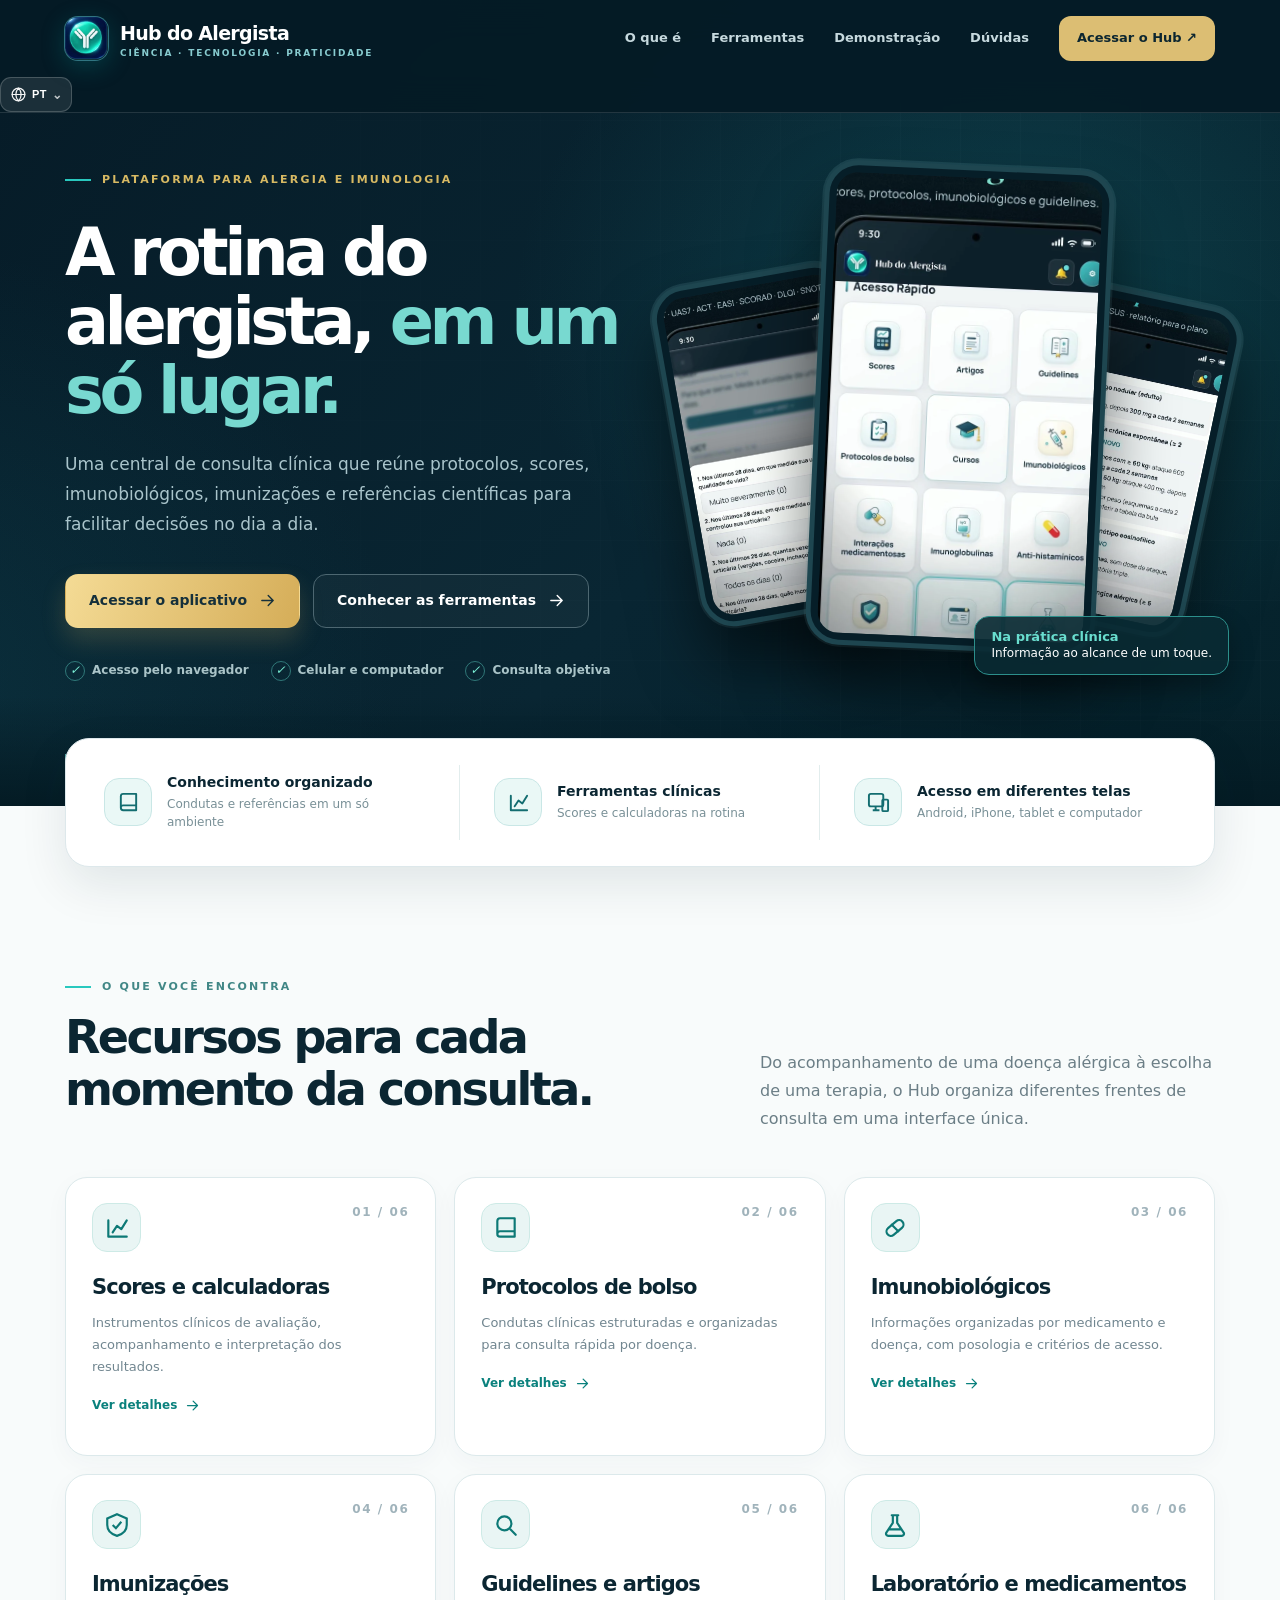
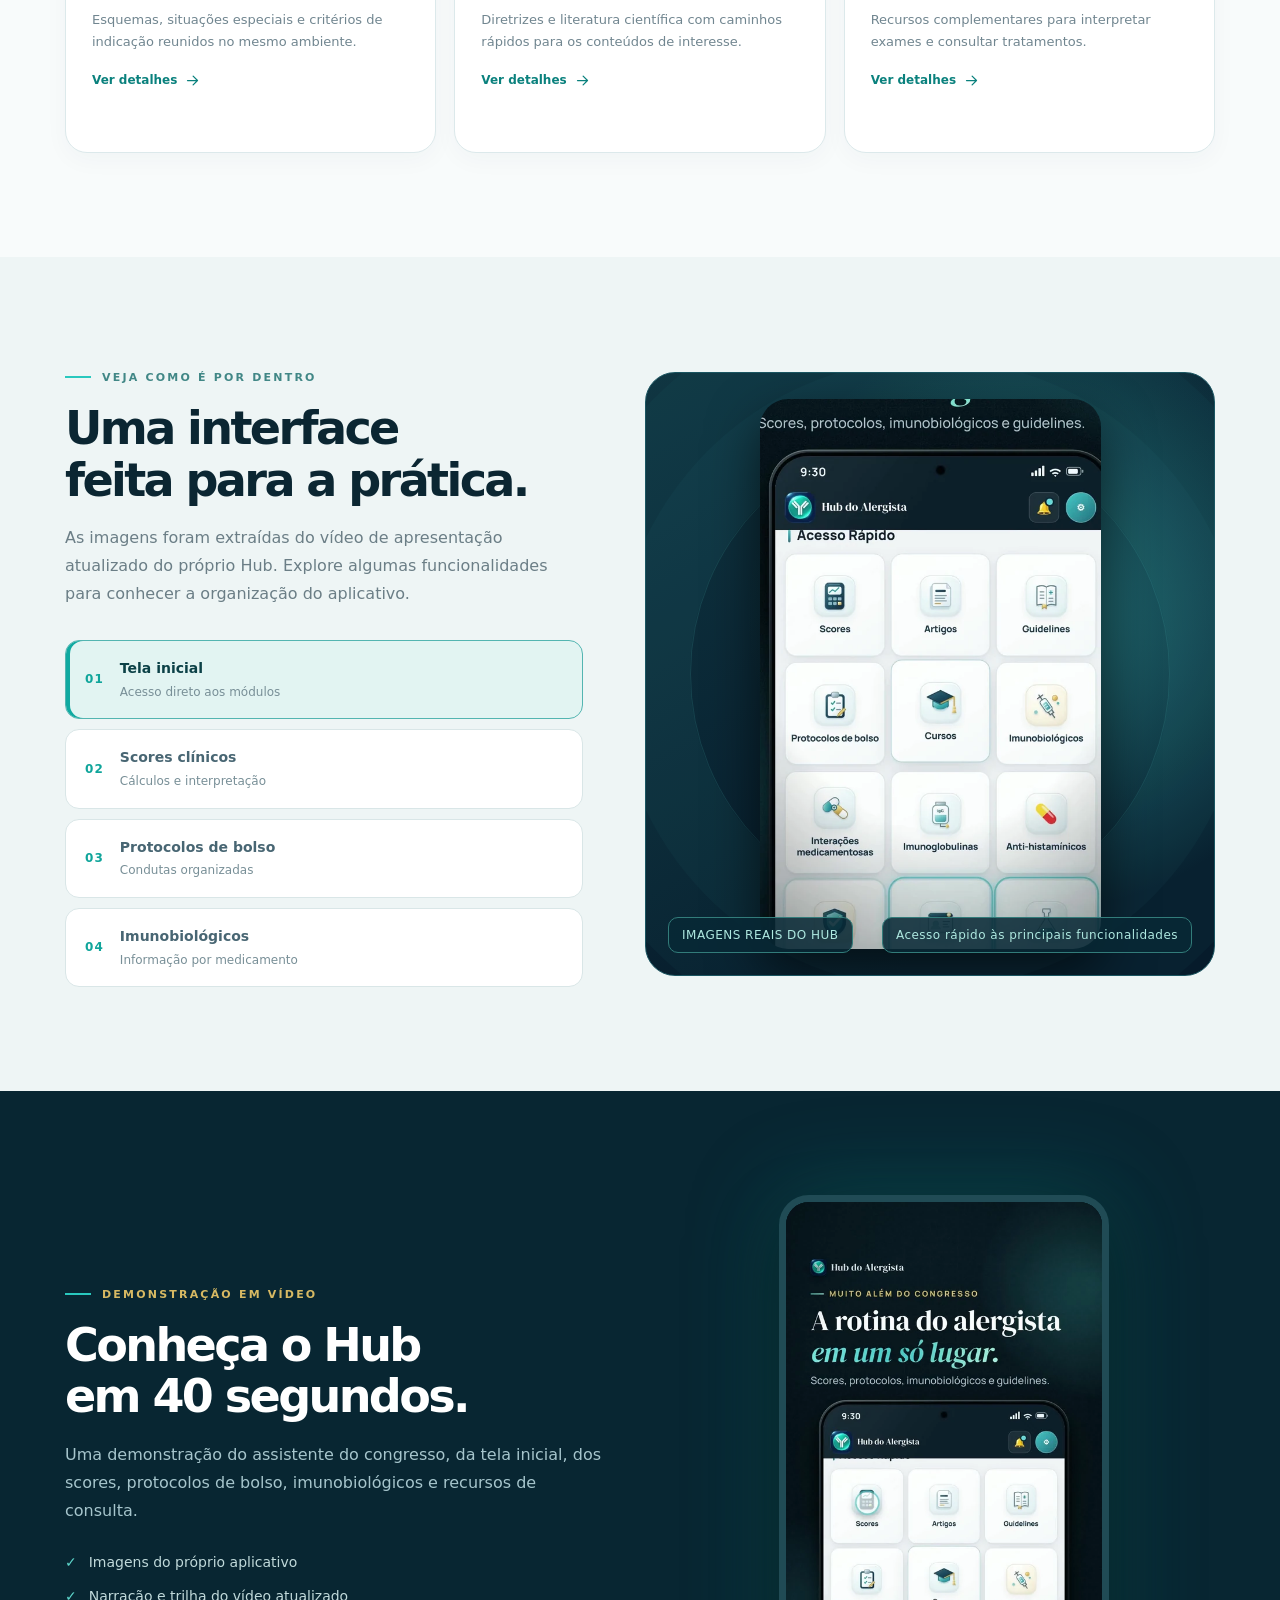
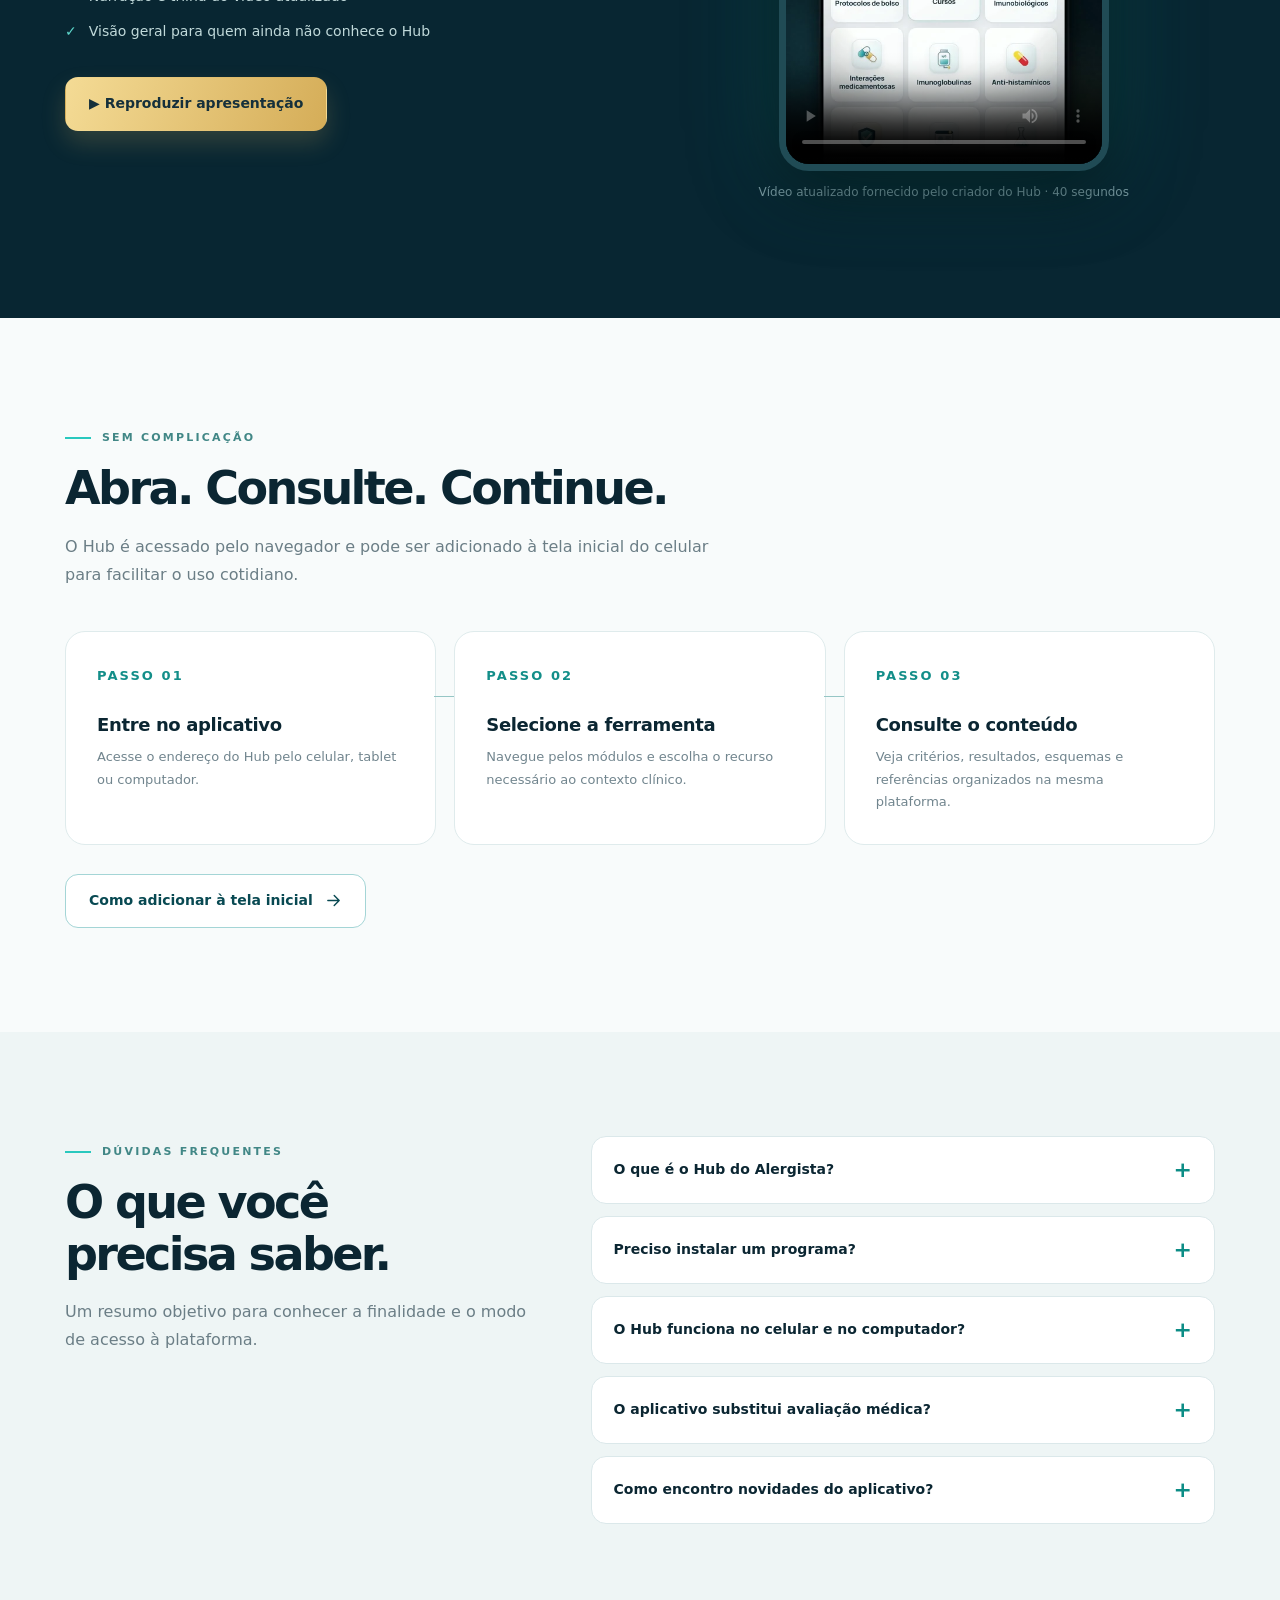
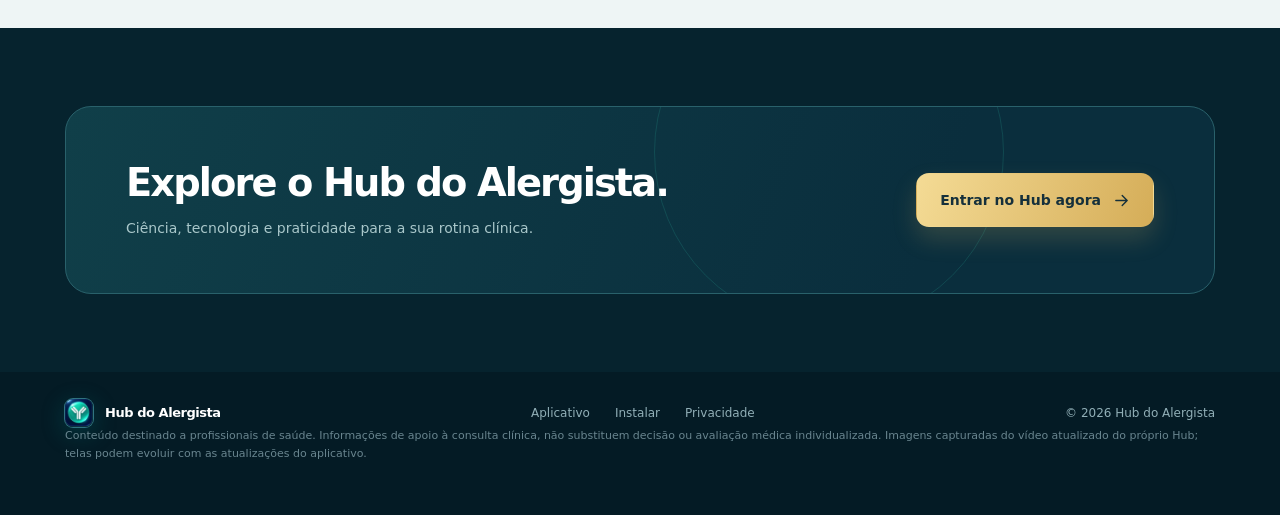
<file: conheca.html>
<!doctype html>
<html lang="pt-BR">
<head>
  <meta charset="utf-8">
  <meta name="viewport" content="width=device-width,initial-scale=1,viewport-fit=cover">
  <meta name="theme-color" content="#071c27">
  <meta name="description" content="Conheça o Hub do Alergista: protocolos de bolso, scores clínicos, imunobiológicos, imunizações, guidelines, laboratório e ferramentas para a rotina do especialista.">
  <meta property="og:type" content="website">
  <meta property="og:locale" content="pt_BR">
  <meta property="og:title" content="Conheça o Hub do Alergista | Ciência, tecnologia e praticidade">
  <meta property="og:description" content="A rotina de Alergia e Imunologia em um só lugar: protocolos, escores, medicamentos e referências para consulta no dia a dia.">
  <meta property="og:url" content="https://hubdoalergista.pages.dev/conheca.html">
  <title>Conheça o Hub do Alergista — Ciência, tecnologia e praticidade</title>
  <link rel="icon" href="assets/logo-hub.webp?v=20261114-novo" type="image/webp">
  <style>
    :root{--ink:#0b2632;--navy:#061e29;--navy2:#102f3e;--teal:#16a9a4;--teal2:#29c8be;--gold:#d7b963;--cream:#f5f8f8;--white:#fff;--muted:#627984;--line:#dde8eb;--r:24px;--shadow:0 28px 70px rgba(9,43,54,.09)}
    *,*::before,*::after{box-sizing:border-box}html{scroll-behavior:smooth;scroll-padding-top:100px}body{margin:0;background:#f8fbfb;color:var(--ink);font-family:'DM Sans','Manrope',system-ui,-apple-system,'Segoe UI',sans-serif;line-height:1.55;-webkit-font-smoothing:antialiased}a{text-decoration:none;color:inherit}button{font:inherit}img{max-width:100%;display:block}::selection{background:#b8efe9;color:#06313a}button:focus-visible,a:focus-visible,summary:focus-visible{outline:3px solid #e2bf63;outline-offset:4px} .container{width:min(1150px,calc(100% - 44px));margin-inline:auto}
    .topbar{position:fixed;z-index:100;top:0;left:0;right:0;background:rgba(5,27,38,.94);border-bottom:1px solid rgba(255,255,255,.12);backdrop-filter:blur(18px);color:white}.nav{min-height:77px;display:flex;align-items:center;justify-content:space-between;gap:24px}.brand{display:inline-flex;align-items:center;gap:12px;white-space:nowrap;font-size:19px;letter-spacing:-.035em;font-weight:800}.brand img{width:43px;height:43px;border-radius:13px;object-fit:cover;box-shadow:0 0 0 1px #307481,0 6px 24px #00a3a442}.brand small{display:block;color:#88ccd0;font-size:9px;letter-spacing:.20em;font-weight:800;text-transform:uppercase;line-height:1}.menu{display:flex;align-items:center;gap:30px;margin-left:auto;color:#c6d9de}.menu a:not(.btn){font-size:13px;font-weight:700;transition:color .2s}.menu a:hover{color:white}.nav-cta{padding:12px 18px!important;border-radius:12px;background:#dcbe73;color:#0c2630!important;font-weight:800!important}.mobile-toggle{display:none;background:transparent;border:1px solid #41606b;border-radius:12px;color:white;padding:10px 13px;cursor:pointer}
    .hero{position:relative;overflow:hidden;background:radial-gradient(ellipse 44% 52% at 79% 37%,#14636a66 0%,transparent 88%),radial-gradient(ellipse 50% 70% at -8% 85%,#14627038,transparent 78%),linear-gradient(132deg,#061b27 0%,#092633 58%,#05222b 100%);padding:164px 0 125px;color:white;min-height:790px;isolation:isolate}.hero::before{content:'';position:absolute;inset:0;z-index:-1;background-image:linear-gradient(#ffffff04 1px,transparent 1px),linear-gradient(90deg,#ffffff04 1px,transparent 1px);background-size:60px 60px;mask-image:linear-gradient(to right,transparent,#000 70%);pointer-events:none}.hero::after{content:'';position:absolute;inset:auto 0 0;height:110px;background:linear-gradient(transparent,#041b24);pointer-events:none}.hero-grid{display:grid;grid-template-columns:1.03fr .97fr;align-items:center;gap:36px}.eyebrow{display:inline-flex;align-items:center;gap:11px;color:var(--gold);text-transform:uppercase;letter-spacing:.20em;font-size:11px;font-weight:800}.eyebrow .line{width:26px;height:2px;background:var(--teal2)}.eyebrow.light{color:#418786}.hero h1{max-width:690px;font-size:clamp(47px,5.1vw,75px);font-weight:800;letter-spacing:-.068em;line-height:1.06;margin:29px 0 25px}.hero h1 em{font-weight:700;font-style:normal;color:#78d9d0}.hero p{max-width:535px;color:#a9c4cb;font-size:17px;line-height:1.75;margin:0 0 34px}.hero-actions{display:flex;flex-wrap:wrap;gap:13px;align-items:center}.btn{display:inline-flex;align-items:center;justify-content:center;gap:12px;min-height:54px;border-radius:13px;padding:14px 23px;font-weight:800;font-size:14px;line-height:1.2;transition:transform .2s,filter .2s,box-shadow .2s;cursor:pointer;border:1px solid transparent}.btn:hover{transform:translateY(-2px)}.btn-gold{background:linear-gradient(110deg,#f4db95,#d5ad58);color:#15303b;box-shadow:0 12px 25px #d8b15f32}.btn-ghost{border-color:#4d6771;background:#ffffff08;color:white}.btn-dark{background:#082937;color:white}.btn-outline{color:#084952;border:1px solid #a4d5d6;background:white}.arrow{width:17px;height:17px;flex:none}.hero-micro{display:flex;flex-wrap:wrap;gap:22px;margin-top:33px;color:#aac4c8;font-size:12px;font-weight:700}.hero-micro span{display:flex;align-items:center;gap:7px}.tick{display:inline-flex;align-items:center;justify-content:center;border-radius:50%;color:#7bf2d7;border:1px solid #4aaba49a;width:20px;height:20px;font-size:12px}
    .visual{height:515px;position:relative;display:flex;align-items:center;justify-content:center;perspective:1400px}.orb{position:absolute;width:475px;height:475px;border-radius:50%;background:radial-gradient(circle,#15a4a240,transparent 67%);filter:blur(5px)}.device{position:absolute;border:5px solid #1e4650;box-shadow:0 42px 65px #0008,0 0 0 2px #77b5bb26;border-radius:34px;background:#061e28;padding:7px;overflow:hidden}.device img{width:100%;height:100%;object-fit:cover;object-position:top;border-radius:21px}.device-main{height:485px;width:290px;z-index:3;left:calc(50% - 130px);top:0;transform:rotate(2.6deg)}.device-left{height:345px;width:198px;z-index:2;top:107px;left:0;transform:rotate(-10deg)}.device-right{height:337px;width:193px;z-index:2;top:125px;right:0;transform:rotate(12deg)}.glow-label{position:absolute;z-index:5;right:-14px;bottom:5px;padding:12px 16px;border:1px solid #2c8f8b;background:#092b34e6;border-radius:15px;box-shadow:0 12px 25px #0004;color:white;font-size:12px;line-height:1.3}.glow-label strong{color:#69decf;display:block;font-size:13px}.hero-bottom{display:flex;align-items:center;justify-content:space-between;gap:18px;position:absolute;bottom:27px;left:50%;transform:translateX(-50%);z-index:2;font-size:11px;color:#71939c;text-transform:uppercase;letter-spacing:.18em}.scroll-sign{display:flex;align-items:center;gap:11px}.scroll-sign::before{content:'';height:25px;width:1px;background:#54a7a5}
    .section{padding:104px 0}.section-label{margin-bottom:17px}.section h2{font-size:clamp(32px,3.6vw,51px);line-height:1.12;letter-spacing:-.057em;margin:0 0 18px;font-weight:800}.section-lead{color:#6b7e86;font-size:16px;line-height:1.75;max-width:650px;margin:0}.split-head{display:flex;align-items:end;justify-content:space-between;gap:26px;margin-bottom:44px}.split-head p{max-width:455px}.statline{margin-top:-68px;position:relative;z-index:5}.stat-inner{background:white;border:1px solid var(--line);border-radius:24px;box-shadow:0 18px 48px #0b293519;padding:26px 34px;display:grid;grid-template-columns:repeat(3,1fr)}.stat{padding:8px 34px;display:flex;gap:15px;align-items:center;border-right:1px solid #e2eded}.stat:first-child{padding-left:4px}.stat:last-child{border:0}.stat-icon{width:48px;height:48px;border:1px solid #c9e7e6;background:#eaf8f6;color:#136d70;border-radius:15px;display:grid;place-items:center;flex:none}.stat strong{font-size:14px;display:block;line-height:1.35}.stat span:not(.stat-icon){font-size:12px;color:#799097;display:block;margin-top:3px}
    .features{background:#f8fbfb}.feature-grid{display:grid;grid-template-columns:repeat(3,minmax(0,1fr));gap:18px}.feature{position:relative;background:#fff;border:1px solid #dce9eb;border-radius:22px;min-height:279px;overflow:hidden;box-shadow:0 7px 24px #113f4b09;transition:box-shadow .2s,border-color .2s,transform .2s}.feature:hover{border-color:#acd7d6;box-shadow:0 15px 30px #123e4c13;transform:translateY(-2px)}.feature.is-open{border-color:#48ada7;box-shadow:0 16px 42px #11847b1b}.feature-inner{padding:25px 26px;height:100%}.feature-top{display:flex;justify-content:space-between;gap:15px;margin-bottom:23px}.feat-icon{width:49px;height:49px;border-radius:15px;background:#e9f5f4;border:1px solid #cdeae6;display:grid;place-items:center;color:#0d7976}.feat-icon svg{width:26px;height:26px;stroke-width:1.8}.feat-number{font-size:12px;letter-spacing:.13em;color:#a0b3bb;font-weight:800}.feature h3{font-size:21px;line-height:1.2;letter-spacing:-.045em;margin:0 0 11px}.feature p{color:#718690;font-size:13px;line-height:1.7;margin:0}.feature button{display:inline-flex;align-items:center;gap:8px;border:0;background:none;color:#0a817d;font-size:12px;font-weight:800;cursor:pointer;padding:0;margin-top:18px;text-align:left}.feature button svg{width:15px;height:15px}.feature-detail{display:none}.feature.is-open .feature-summary{display:none}.feature.is-open .feature-detail{display:block}.feature-detail ul{list-style:none;padding:0;margin:15px 0 6px;display:grid;gap:8px}.feature-detail li{display:flex;align-items:flex-start;gap:8px;font-size:12px;color:#536e7a}.feature-detail li::before{content:'✓';color:#0b9688;font-weight:800}.detail-heading{color:#164854!important;font-weight:700;margin-bottom:8px!important}
    .showcase-section{background:#eef5f5;overflow:hidden}.showcase{display:grid;grid-template-columns:1fr 1.1fr;gap:62px;align-items:center}.tabs{display:flex;flex-direction:column;gap:10px;margin-top:32px}.tab{width:100%;border:1px solid #d9e6e7;border-radius:14px;background:#fff;padding:17px 19px;display:flex;align-items:center;gap:16px;cursor:pointer;text-align:left;color:#486673;transition:all .2s}.tab[aria-selected="true"]{border-color:#53b5b1;background:#e2f4f2;box-shadow:inset 4px 0 #10aaa1;color:#0c4147}.tab b{display:block;font-size:14px}.tab small{display:block;font-size:12px;font-weight:500;color:#788f97;margin-top:3px}.tab-counter{color:#10a59b;font-size:12px;font-weight:800;letter-spacing:.09em}.showcase-visual{position:relative;min-height:604px;border-radius:30px;background:radial-gradient(circle at 70% 40%,#226e74 0,transparent 55%),linear-gradient(150deg,#103642,#061b2b 80%);display:flex;align-items:center;justify-content:center;overflow:hidden;border:1px solid #1a5561}.showcase-visual::before{content:'';position:absolute;width:480px;height:480px;border:1px solid #40a3a334;border-radius:50%;box-shadow:0 0 0 75px #40a3a30d,0 0 0 150px #40a3a30a}.showcase-visual .shot{height:550px;width:auto;max-width:80%;object-fit:contain;position:relative;filter:drop-shadow(0 22px 26px #0009);border-radius:28px;transition:opacity .2s,transform .25s}.shot.is-changing{opacity:.22;transform:scale(.97)}.shot-label{position:absolute;bottom:22px;left:22px;right:22px;z-index:3;color:#aee8e0;display:flex;align-items:center;justify-content:space-between;font-size:12px;letter-spacing:.04em}.shot-label span{background:#082936d9;padding:8px 13px;border:1px solid #327c7a;border-radius:10px}
    .video-section{background:#082632;color:white}.video-grid{display:grid;grid-template-columns:1fr 1fr;gap:65px;align-items:center}.video-section .section-lead{color:#a6c5cc}.video-bullets{margin:27px 0 34px;padding:0;list-style:none;display:grid;gap:13px}.video-bullets li{display:flex;gap:12px;color:#c0d9da;font-size:14px}.video-bullets li span{color:#5dd6cb}.video-wrap{position:relative;max-width:330px;margin:0 auto;background:#020f17;border:7px solid #204b55;border-radius:30px;overflow:hidden;box-shadow:0 25px 65px #0007,0 0 90px #0c8d8560}.video-wrap video{display:block;width:100%;height:auto;max-height:585px;aspect-ratio:9/16;background:#061c25;object-fit:contain}.video-note{font-size:12px;color:#7e9da6;margin-top:12px;text-align:center}.video-mark{position:absolute;right:-35px;top:14px;width:120px;height:120px;border:1px solid #2c8a80;border-radius:50%;pointer-events:none}
    .usage{background:#f8fbfb}.steps{display:grid;grid-template-columns:repeat(3,1fr);gap:18px;margin-top:42px}.step{padding:31px;background:white;border:1px solid #dfebec;border-radius:20px;position:relative;min-height:200px}.step::after{content:'';height:1px;width:23px;background:#96c6c5;position:absolute;right:-22px;top:64px}.step:last-child::after{display:none}.step-num{font-size:13px;letter-spacing:.16em;color:#138e89;font-weight:800}.step h3{font-size:18px;letter-spacing:-.02em;margin:23px 0 8px}.step p{font-size:13px;color:#71858e;margin:0;line-height:1.7}
    .faq{background:#eef5f5}.faq-layout{display:grid;grid-template-columns:.85fr 1.15fr;gap:64px}.faq-list{display:grid;gap:12px}.faq-item{background:white;border:1px solid #dbe8ea;border-radius:15px;padding:0 20px}.faq-item summary{list-style:none;display:flex;align-items:center;justify-content:space-between;gap:14px;cursor:pointer;font-size:14px;font-weight:800;padding:22px 2px}.faq-item summary::-webkit-details-marker{display:none}.faq-item summary::after{content:'+';font-size:22px;color:#0c8d86;line-height:1}.faq-item[open] summary::after{content:'−'}.faq-item p{margin:0 0 21px;color:#6a8089;font-size:13px;line-height:1.75}
    .closing{background:#06232e;padding:78px 0;color:white}.closing-card{position:relative;overflow:hidden;background:linear-gradient(110deg,#103f49,#0a2e3d 75%);border:1px solid #29616b;border-radius:26px;padding:54px 60px;display:flex;align-items:center;justify-content:space-between;gap:30px}.closing-card::after{content:'';position:absolute;right:210px;top:-130px;width:350px;height:350px;border:1px solid #238d8244;border-radius:50%;pointer-events:none}.closing-card h2{font-size:clamp(28px,3vw,42px);letter-spacing:-.05em;line-height:1.17;margin:0 0 12px}.closing-card p{margin:0;color:#a9c7ca;font-size:14px}.closing-card .btn{white-space:nowrap;position:relative;z-index:2}.footer{background:#041b25;color:#91afb7;padding:27px 0;font-size:12px}.footer-inner{display:flex;align-items:center;justify-content:space-between;gap:22px}.footer a:hover{color:white}.footer .brand{font-size:13px;color:white}.footer .brand img{width:28px;height:28px;border-radius:8px}.footer-links{display:flex;align-items:center;gap:25px}.legal{padding:0 0 25px;color:#69858f;font-size:11px;line-height:1.6}.mobile-only{display:none}
    @media (prefers-reduced-motion: reduce){html{scroll-behavior:auto}*,*::before,*::after{transition:none!important;animation:none!important}}
    @media(max-width:1000px){.menu{gap:17px}.hero h1{font-size:57px}.device-left{left:-16px}.device-right{right:-13px}.stat{padding:8px 20px}.showcase{gap:35px}}
    @media(max-width:800px){.nav{min-height:67px}.mobile-toggle{display:inline-flex}.menu{display:none;position:absolute;top:67px;left:0;right:0;background:#082b38;padding:22px 25px 27px;flex-direction:column;align-items:stretch;gap:18px;border-bottom:1px solid #3a6c72}.menu.open{display:flex}.menu .nav-cta{text-align:center}.hero{padding:118px 0 105px;min-height:0}.hero-grid{grid-template-columns:1fr;gap:42px}.hero h1{font-size:clamp(42px,8vw,64px);max-width:720px}.hero p{max-width:650px}.visual{max-width:550px;margin:0 auto;height:450px;width:100%}.device-main{width:263px;height:444px;left:calc(50% - 126px)}.device-left{width:177px;height:314px;top:95px;left:3%}.device-right{width:179px;height:314px;top:108px;right:2%}.statline{margin-top:-47px}.stat-inner{padding:19px}.stat{padding:7px 11px;gap:10px}.stat-icon{width:39px;height:39px}.stat strong{font-size:12px}.stat span:not(.stat-icon){font-size:10px}.feature-grid{grid-template-columns:repeat(2,minmax(0,1fr))}.showcase{grid-template-columns:1fr;gap:38px}.showcase-visual{min-height:530px}.showcase-visual .shot{height:490px}.tabs{display:grid;grid-template-columns:1fr 1fr}.video-grid{grid-template-columns:1fr;gap:35px}.faq-layout{grid-template-columns:1fr;gap:25px}.closing-card{padding:42px 34px}}
    @media(max-width:600px){.container{width:min(100% - 34px,520px)}.brand{font-size:15px;gap:9px}.brand img{width:37px;height:37px}.hero{padding:108px 0 100px}.hero h1{font-size:clamp(40px,11vw,52px);margin:24px 0 20px}.hero p{font-size:15px;line-height:1.7}.eyebrow{font-size:9px;letter-spacing:.17em}.hero-actions{align-items:stretch}.hero-actions .btn{flex:1 1 100%}.hero-micro{gap:11px 18px;margin-top:25px;font-size:11px}.visual{height:340px;max-width:390px;margin-top:6px}.orb{width:310px;height:310px}.device{border-width:4px;padding:5px;border-radius:25px}.device img{border-radius:17px}.device-main{height:330px;width:197px;left:calc(50% - 97px)}.device-left{height:229px;width:134px;left:0;top:70px}.device-right{height:235px;width:132px;right:0;top:77px}.glow-label{right:3px;bottom:-2px;font-size:10px;padding:9px 10px}.hero-bottom{bottom:20px;font-size:9px;letter-spacing:.10em}.statline{margin-top:-32px}.stat-inner{grid-template-columns:1fr;padding:10px 19px;border-radius:18px}.stat{padding:14px 4px;border-right:0;border-bottom:1px solid #e5eef0}.stat:last-child{border-bottom:0}.stat:first-child{padding-left:4px}.stat strong{font-size:13px}.stat span:not(.stat-icon){font-size:11px}.section{padding:75px 0}.section h2{font-size:36px}.section-lead{font-size:14px}.split-head{display:block;margin-bottom:32px}.split-head p{margin-top:15px}.feature-grid{grid-template-columns:1fr;gap:13px}.feature{min-height:240px}.feature-inner{padding:23px}.feature-top{margin-bottom:16px}.feature h3{font-size:19px}.showcase-visual{min-height:452px;border-radius:23px}.showcase-visual .shot{height:416px}.tabs{grid-template-columns:1fr 1fr;gap:8px}.tab{padding:12px;gap:9px}.tab b{font-size:12px}.tab small{font-size:10px}.tab-counter{font-size:10px}.video-wrap{max-width:300px}.steps{grid-template-columns:1fr;gap:12px;margin-top:29px}.step{min-height:0;padding:23px}.step h3{margin:12px 0 5px}.step::after{display:none}.faq-item summary{font-size:13px}.closing{padding:50px 0}.closing-card{display:block;padding:32px 25px}.closing-card .btn{margin-top:25px;width:100%}.footer-inner{flex-direction:column;align-items:flex-start}.footer-links{gap:14px;flex-wrap:wrap}.video-section .btn{width:100%}}
  </style>
<link rel="stylesheet" href="/hub-i18n.css?v=20261114-5">
</head>
<body>
<svg xmlns="http://www.w3.org/2000/svg" style="display:none" aria-hidden="true"><symbol id="i-arrow" viewBox="0 0 24 24"><path d="M4 12h16m-7-7 7 7-7 7" fill="none" stroke="currentColor" stroke-width="2" stroke-linecap="round" stroke-linejoin="round"/></symbol><symbol id="i-chart" viewBox="0 0 24 24"><path d="M4 20V5m0 15h17M8 16l4-6 4 3 5-8" fill="none" stroke="currentColor" stroke-width="2" stroke-linecap="round" stroke-linejoin="round"/></symbol><symbol id="i-book" viewBox="0 0 24 24"><path d="M4 5.5A2.5 2.5 0 0 1 6.5 3H20v17H6.5A2.5 2.5 0 0 1 4 17.5zm0 12A2.5 2.5 0 0 1 6.5 15H20" fill="none" stroke="currentColor" stroke-width="2" stroke-linecap="round" stroke-linejoin="round"/></symbol><symbol id="i-medicine" viewBox="0 0 24 24"><rect x="3" y="8" width="18" height="8" rx="4" transform="rotate(-40 12 12)" fill="none" stroke="currentColor" stroke-width="2"/><path d="m9 9 6 6" fill="none" stroke="currentColor" stroke-width="2" stroke-linecap="round"/></symbol><symbol id="i-shield" viewBox="0 0 24 24"><path d="M12 2 21 6v6c0 5.4-3 8.3-9 10C6 20.3 3 17.4 3 12V6z" fill="none" stroke="currentColor" stroke-width="2"/><path d="m8 12 3 3 5-6" fill="none" stroke="currentColor" stroke-width="2"/></symbol><symbol id="i-flask" viewBox="0 0 24 24"><path d="M9 3h6m-5 0v7l-6 9a2 2 0 0 0 2 3h12a2 2 0 0 0 2-3l-6-9V3M7 16h10" fill="none" stroke="currentColor" stroke-width="2" stroke-linecap="round" stroke-linejoin="round"/></symbol><symbol id="i-search" viewBox="0 0 24 24"><circle cx="10.5" cy="10.5" r="6.5" fill="none" stroke="currentColor" stroke-width="2"/><path d="m16 16 5 5" fill="none" stroke="currentColor" stroke-width="2" stroke-linecap="round"/></symbol><symbol id="i-devices" viewBox="0 0 24 24"><rect x="2" y="3" width="15" height="13" rx="2" fill="none" stroke="currentColor" stroke-width="2"/><path d="M6 20h7m-4-4v4" fill="none" stroke="currentColor" stroke-width="2"/><rect x="16" y="9" width="6" height="12" rx="1" fill="none" stroke="currentColor" stroke-width="2"/></symbol></svg>
<header class="topbar"><nav class="nav container" aria-label="Navegação principal">
  <a class="brand" href="#inicio" aria-label="Hub do Alergista, voltar ao início"><img src="assets/logo-hub.webp?v=20261114-novo" alt="Ícone do Hub do Alergista"><span>Hub do Alergista<small>Ciência · Tecnologia · Praticidade</small></span></a>
  <button class="mobile-toggle" type="button" id="menuToggle" aria-label="Abrir menu" aria-controls="mainMenu" aria-expanded="false">☰</button>
  <div class="menu" id="mainMenu"><a href="#sobre">O que é</a><a href="#ferramentas">Ferramentas</a><a href="#demonstracao">Demonstração</a><a href="#duvidas">Dúvidas</a><a class="nav-cta" href="https://hubdoalergista.pages.dev/" target="_blank" rel="noopener">Acessar o Hub ↗</a></div>
</nav></header>
<main>
<section class="hero" id="inicio"><div class="container hero-grid">
  <div class="hero-copy"><div class="eyebrow"><span class="line"></span>PLATAFORMA PARA ALERGIA E IMUNOLOGIA</div><h1>A rotina do alergista, <em>em um só lugar.</em></h1><p>Uma central de consulta clínica que reúne protocolos, scores, imunobiológicos, imunizações e referências científicas para facilitar decisões no dia a dia.</p><div class="hero-actions"><a class="btn btn-gold" href="https://hubdoalergista.pages.dev/" target="_blank" rel="noopener">Acessar o aplicativo <svg class="arrow"><use href="#i-arrow"/></svg></a><a class="btn btn-ghost" href="#ferramentas">Conhecer as ferramentas <svg class="arrow"><use href="#i-arrow"/></svg></a></div><div class="hero-micro"><span><i class="tick">✓</i> Acesso pelo navegador</span><span><i class="tick">✓</i> Celular e computador</span><span><i class="tick">✓</i> Consulta objetiva</span></div></div>
  <div class="visual" aria-label="Capturas reais do aplicativo Hub do Alergista"><span class="orb"></span><div class="device device-left"><img src="assets/scores.webp?v=20261114-novo" alt="Tela real de scores clínicos no Hub" loading="eager"></div><div class="device device-main"><img src="assets/home.webp?v=20261114-novo" alt="Tela inicial real do Hub do Alergista com acesso às funcionalidades" loading="eager"></div><div class="device device-right"><img src="assets/biologicos.webp?v=20261114-novo" alt="Tela real do catálogo de imunobiológicos" loading="eager"></div><span class="glow-label"><strong>Na prática clínica</strong>Informação ao alcance de um toque.</span></div>
</div><div class="hero-bottom container"><span class="scroll-sign">EXPLORE O HUB</span><span>UMA PLATAFORMA. VÁRIAS FERRAMENTAS.</span></div></section>
<div class="statline container" id="sobre"><div class="stat-inner"><div class="stat"><span class="stat-icon"><svg width="23" height="23"><use href="#i-book"/></svg></span><div><strong>Conhecimento organizado</strong><span>Condutas e referências em um só ambiente</span></div></div><div class="stat"><span class="stat-icon"><svg width="23" height="23"><use href="#i-chart"/></svg></span><div><strong>Ferramentas clínicas</strong><span>Scores e calculadoras na rotina</span></div></div><div class="stat"><span class="stat-icon"><svg width="23" height="23"><use href="#i-devices"/></svg></span><div><strong>Acesso em diferentes telas</strong><span>Android, iPhone, tablet e computador</span></div></div></div></div>
<section class="section features" id="ferramentas"><div class="container"><div class="split-head"><div><div class="eyebrow light section-label"><span class="line"></span>O QUE VOCÊ ENCONTRA</div><h2>Recursos para cada<br>momento da consulta.</h2></div><p class="section-lead">Do acompanhamento de uma doença alérgica à escolha de uma terapia, o Hub organiza diferentes frentes de consulta em uma interface única.</p></div>
<div class="feature-grid">
<article class="feature" data-feature><div class="feature-inner"><div class="feature-summary"><div class="feature-top"><span class="feat-icon"><svg><use href="#i-chart"/></svg></span><span class="feat-number">01 / 06</span></div><h3>Scores e calculadoras</h3><p>Instrumentos clínicos de avaliação, acompanhamento e interpretação dos resultados.</p></div><div class="feature-detail"><h3>Scores e calculadoras</h3><p class="detail-heading">Escore na tela, resultado na hora.</p><ul><li>UCT, UAS7 e ACT</li><li>SCORAD e DLQI</li><li>SNOT-22 e PEN-FAST</li></ul></div><button type="button" aria-expanded="false">Ver detalhes <svg><use href="#i-arrow"/></svg></button></div></article>
<article class="feature" data-feature><div class="feature-inner"><div class="feature-summary"><div class="feature-top"><span class="feat-icon"><svg><use href="#i-book"/></svg></span><span class="feat-number">02 / 06</span></div><h3>Protocolos de bolso</h3><p>Condutas clínicas estruturadas e organizadas para consulta rápida por doença.</p></div><div class="feature-detail"><h3>Protocolos de bolso</h3><p class="detail-heading">O essencial para consultar em minutos.</p><ul><li>Organização por doença e tópico</li><li>Condutas em destaque</li><li>Referências científicas associadas</li></ul></div><button type="button" aria-expanded="false">Ver detalhes <svg><use href="#i-arrow"/></svg></button></div></article>
<article class="feature" data-feature><div class="feature-inner"><div class="feature-summary"><div class="feature-top"><span class="feat-icon"><svg><use href="#i-medicine"/></svg></span><span class="feat-number">03 / 06</span></div><h3>Imunobiológicos</h3><p>Informações organizadas por medicamento e doença, com posologia e critérios de acesso.</p></div><div class="feature-detail"><h3>Imunobiológicos</h3><p class="detail-heading">Do mecanismo de ação à prática.</p><ul><li>Posologia por indicação</li><li>DUT e informações regulatórias</li><li>Critérios e dados para consulta</li></ul></div><button type="button" aria-expanded="false">Ver detalhes <svg><use href="#i-arrow"/></svg></button></div></article>
<article class="feature" data-feature><div class="feature-inner"><div class="feature-summary"><div class="feature-top"><span class="feat-icon"><svg><use href="#i-shield"/></svg></span><span class="feat-number">04 / 06</span></div><h3>Imunizações</h3><p>Esquemas, situações especiais e critérios de indicação reunidos no mesmo ambiente.</p></div><div class="feature-detail"><h3>Imunizações</h3><p class="detail-heading">Indicação com contexto clínico.</p><ul><li>Vacinas por população</li><li>Indicações para grupos especiais</li><li>Esquemas e critérios de elegibilidade</li></ul></div><button type="button" aria-expanded="false">Ver detalhes <svg><use href="#i-arrow"/></svg></button></div></article>
<article class="feature" data-feature><div class="feature-inner"><div class="feature-summary"><div class="feature-top"><span class="feat-icon"><svg><use href="#i-search"/></svg></span><span class="feat-number">05 / 06</span></div><h3>Guidelines e artigos</h3><p>Diretrizes e literatura científica com caminhos rápidos para os conteúdos de interesse.</p></div><div class="feature-detail"><h3>Guidelines e artigos</h3><p class="detail-heading">Referências em um só fluxo de pesquisa.</p><ul><li>Diretrizes de sociedades científicas</li><li>Artigos e resumos disponíveis no Hub</li><li>Notícias e atualizações científicas</li></ul></div><button type="button" aria-expanded="false">Ver detalhes <svg><use href="#i-arrow"/></svg></button></div></article>
<article class="feature" data-feature><div class="feature-inner"><div class="feature-summary"><div class="feature-top"><span class="feat-icon"><svg><use href="#i-flask"/></svg></span><span class="feat-number">06 / 06</span></div><h3>Laboratório e medicamentos</h3><p>Recursos complementares para interpretar exames e consultar tratamentos.</p></div><div class="feature-detail"><h3>Laboratório e medicamentos</h3><p class="detail-heading">Suporte além da prescrição.</p><ul><li>Reatividade cruzada alimentar</li><li>Anti-histamínicos</li><li>Imunoglobulinas e outras ferramentas</li></ul></div><button type="button" aria-expanded="false">Ver detalhes <svg><use href="#i-arrow"/></svg></button></div></article>
</div></div></section>
<section class="section showcase-section" id="telas"><div class="container showcase"><div><div class="eyebrow light section-label"><span class="line"></span>VEJA COMO É POR DENTRO</div><h2>Uma interface<br>feita para a prática.</h2><p class="section-lead">As imagens foram extraídas do vídeo de apresentação atualizado do próprio Hub. Explore algumas funcionalidades para conhecer a organização do aplicativo.</p><div class="tabs" role="tablist" aria-label="Exemplos de telas do aplicativo"><button class="tab" role="tab" type="button" aria-selected="true" data-shot="home" data-desc="Acesso rápido às principais funcionalidades"><span class="tab-counter">01</span><span><b>Tela inicial</b><small>Acesso direto aos módulos</small></span></button><button class="tab" role="tab" type="button" aria-selected="false" data-shot="scores" data-desc="Calculadoras para avaliação clínica"><span class="tab-counter">02</span><span><b>Scores clínicos</b><small>Cálculos e interpretação</small></span></button><button class="tab" role="tab" type="button" aria-selected="false" data-shot="protocolos" data-desc="Protocolos de bolso organizados por tópicos"><span class="tab-counter">03</span><span><b>Protocolos de bolso</b><small>Condutas organizadas</small></span></button><button class="tab" role="tab" type="button" aria-selected="false" data-shot="posologia" data-desc="Detalhes de imunobiológicos e posologia"><span class="tab-counter">04</span><span><b>Imunobiológicos</b><small>Informação por medicamento</small></span></button></div></div><div class="showcase-visual"><img id="showcaseImage" class="shot" src="assets/home.webp?v=20261114-novo" alt="Tela inicial do aplicativo Hub do Alergista" loading="lazy"><div class="shot-label"><span>IMAGENS REAIS DO HUB</span><span id="shotCaption">Acesso rápido às principais funcionalidades</span></div></div></div></section>
<section class="section video-section" id="demonstracao"><div class="container video-grid"><div><div class="eyebrow section-label"><span class="line"></span>DEMONSTRAÇÃO EM VÍDEO</div><h2>Conheça o Hub<br>em 40 segundos.</h2><p class="section-lead">Uma demonstração do assistente do congresso, da tela inicial, dos scores, protocolos de bolso, imunobiológicos e recursos de consulta.</p><ul class="video-bullets"><li><span>✓</span> Imagens do próprio aplicativo</li><li><span>✓</span> Narração e trilha do vídeo atualizado</li><li><span>✓</span> Visão geral para quem ainda não conhece o Hub</li></ul><button class="btn btn-gold" type="button" id="playVideo">▶ Reproduzir apresentação</button></div><div><div class="video-wrap"><video id="hubVideo" controls preload="metadata" playsinline poster="assets/video-poster.webp?v=20261114-novo" aria-label="Vídeo de 40 segundos apresentando o Hub do Alergista"><source src="assets/hub-demonstracao.mp4?v=20261114-correto" type="video/mp4">Seu navegador não é compatível com a reprodução deste vídeo.</video></div><p class="video-note">Vídeo atualizado fornecido pelo criador do Hub · 40 segundos</p></div></div></section>
<section class="section usage" id="comecar"><div class="container"><div class="eyebrow light section-label"><span class="line"></span>SEM COMPLICAÇÃO</div><h2>Abra. Consulte. Continue.</h2><p class="section-lead">O Hub é acessado pelo navegador e pode ser adicionado à tela inicial do celular para facilitar o uso cotidiano.</p><div class="steps"><div class="step"><span class="step-num">PASSO 01</span><h3>Entre no aplicativo</h3><p>Acesse o endereço do Hub pelo celular, tablet ou computador.</p></div><div class="step"><span class="step-num">PASSO 02</span><h3>Selecione a ferramenta</h3><p>Navegue pelos módulos e escolha o recurso necessário ao contexto clínico.</p></div><div class="step"><span class="step-num">PASSO 03</span><h3>Consulte o conteúdo</h3><p>Veja critérios, resultados, esquemas e referências organizados na mesma plataforma.</p></div></div><div style="margin-top:29px"><a class="btn btn-outline" href="https://hubdoalergista.pages.dev/instalar.html" target="_blank" rel="noopener">Como adicionar à tela inicial <svg class="arrow"><use href="#i-arrow"/></svg></a></div></div></section>
<section class="section faq" id="duvidas"><div class="container faq-layout"><div><div class="eyebrow light section-label"><span class="line"></span>DÚVIDAS FREQUENTES</div><h2>O que você<br>precisa saber.</h2><p class="section-lead">Um resumo objetivo para conhecer a finalidade e o modo de acesso à plataforma.</p></div><div class="faq-list"><details class="faq-item"><summary>O que é o Hub do Alergista?</summary><p>É uma plataforma digital voltada à rotina dos profissionais de Alergia e Imunologia. Centraliza ferramentas de consulta, escalas clínicas, informações sobre medicamentos e referências científicas em um único ambiente.</p></details><details class="faq-item"><summary>Preciso instalar um programa?</summary><p>Não é necessário instalar um programa para acessá-lo. Você pode abrir diretamente no navegador e, se desejar, adicionar um atalho à tela inicial do celular seguindo o guia de instalação do próprio Hub.</p></details><details class="faq-item"><summary>O Hub funciona no celular e no computador?</summary><p>Sim. A interface foi projetada para diferentes tamanhos de tela, incluindo smartphones, tablets e computadores.</p></details><details class="faq-item"><summary>O aplicativo substitui avaliação médica?</summary><p>Não. Os conteúdos e cálculos são ferramentas de apoio e devem ser interpretados considerando o quadro clínico, diretrizes vigentes e julgamento do profissional responsável.</p></details><details class="faq-item"><summary>Como encontro novidades do aplicativo?</summary><p>O sino de novidades na página inicial do Hub reúne conteúdos adicionados à plataforma com links para os módulos correspondentes.</p></details></div></div></section>
<section class="closing"><div class="container"><div class="closing-card"><div><h2>Explore o Hub do Alergista.</h2><p>Ciência, tecnologia e praticidade para a sua rotina clínica.</p></div><a class="btn btn-gold" href="https://hubdoalergista.pages.dev/" target="_blank" rel="noopener">Entrar no Hub agora <svg class="arrow"><use href="#i-arrow"/></svg></a></div></div></section>
</main>
<footer class="footer"><div class="container footer-inner"><a class="brand" href="#inicio"><img src="assets/logo-hub.webp?v=20261114-novo" alt="Ícone Hub"><span>Hub do Alergista</span></a><div class="footer-links"><a href="https://hubdoalergista.pages.dev/" target="_blank" rel="noopener">Aplicativo</a><a href="https://hubdoalergista.pages.dev/instalar.html" target="_blank" rel="noopener">Instalar</a><a href="https://hubdoalergista.pages.dev/privacidade.html" target="_blank" rel="noopener">Privacidade</a></div><span>© <span id="year">2026</span> Hub do Alergista</span></div><div class="container legal">Conteúdo destinado a profissionais de saúde. Informações de apoio à consulta clínica, não substituem decisão ou avaliação médica individualizada. Imagens capturadas do vídeo atualizado do próprio Hub; telas podem evoluir com as atualizações do aplicativo.</div></footer>
<script>
(()=>{'use strict';
 const menuButton=document.getElementById('menuToggle'),menu=document.getElementById('mainMenu');
 menuButton.addEventListener('click',()=>{const open=menu.classList.toggle('open');menuButton.setAttribute('aria-expanded',String(open));menuButton.setAttribute('aria-label',open?'Fechar menu':'Abrir menu');menuButton.textContent=open?'✕':'☰'});
 menu.querySelectorAll('a').forEach(a=>a.addEventListener('click',()=>{menu.classList.remove('open');menuButton.setAttribute('aria-expanded','false');menuButton.textContent='☰'}));
 document.querySelectorAll('[data-feature]').forEach(card=>{const btn=card.querySelector('button');btn.addEventListener('click',()=>{const wasOpen=card.classList.contains('is-open');document.querySelectorAll('[data-feature]').forEach(c=>{c.classList.remove('is-open');const b=c.querySelector('button');b.setAttribute('aria-expanded','false');b.firstChild.textContent='Ver detalhes '});if(!wasOpen){card.classList.add('is-open');btn.setAttribute('aria-expanded','true');btn.firstChild.textContent='Fechar detalhes '}})});
 const tabs=[...document.querySelectorAll('[data-shot]')],img=document.getElementById('showcaseImage'),caption=document.getElementById('shotCaption');let switchTimeout;
 function selectTab(tab,focus=false){tabs.forEach(b=>{b.setAttribute('aria-selected',String(b===tab));b.tabIndex=b===tab?0:-1});img.classList.add('is-changing');clearTimeout(switchTimeout);switchTimeout=setTimeout(()=>{const src='assets/'+tab.dataset.shot+'.webp?v=20261114-novo';img.src=src;img.alt='Tela real do Hub do Alergista: '+tab.querySelector('b').textContent;caption.textContent=tab.dataset.desc;img.classList.remove('is-changing')},110);if(focus)tab.focus()}
 tabs.forEach((tab,i)=>{tab.tabIndex=i===0?0:-1;tab.addEventListener('click',()=>selectTab(tab));tab.addEventListener('keydown',e=>{if(e.key==='ArrowDown'||e.key==='ArrowRight'||e.key==='ArrowUp'||e.key==='ArrowLeft'){e.preventDefault();selectTab(tabs[(i+(e.key==='ArrowDown'||e.key==='ArrowRight'?1:-1)+tabs.length)%tabs.length],true)}})});
 const video=document.getElementById('hubVideo');document.getElementById('playVideo').addEventListener('click',()=>{video.scrollIntoView({behavior:window.matchMedia('(prefers-reduced-motion: reduce)').matches?'auto':'smooth',block:'center'});video.play().catch(()=>video.focus())});document.getElementById('year').textContent=new Date().getFullYear();
})();
</script>
<script src="/hub-i18n.js?v=20261115-traducao3" defer></script>
</body>
</html>
</file>
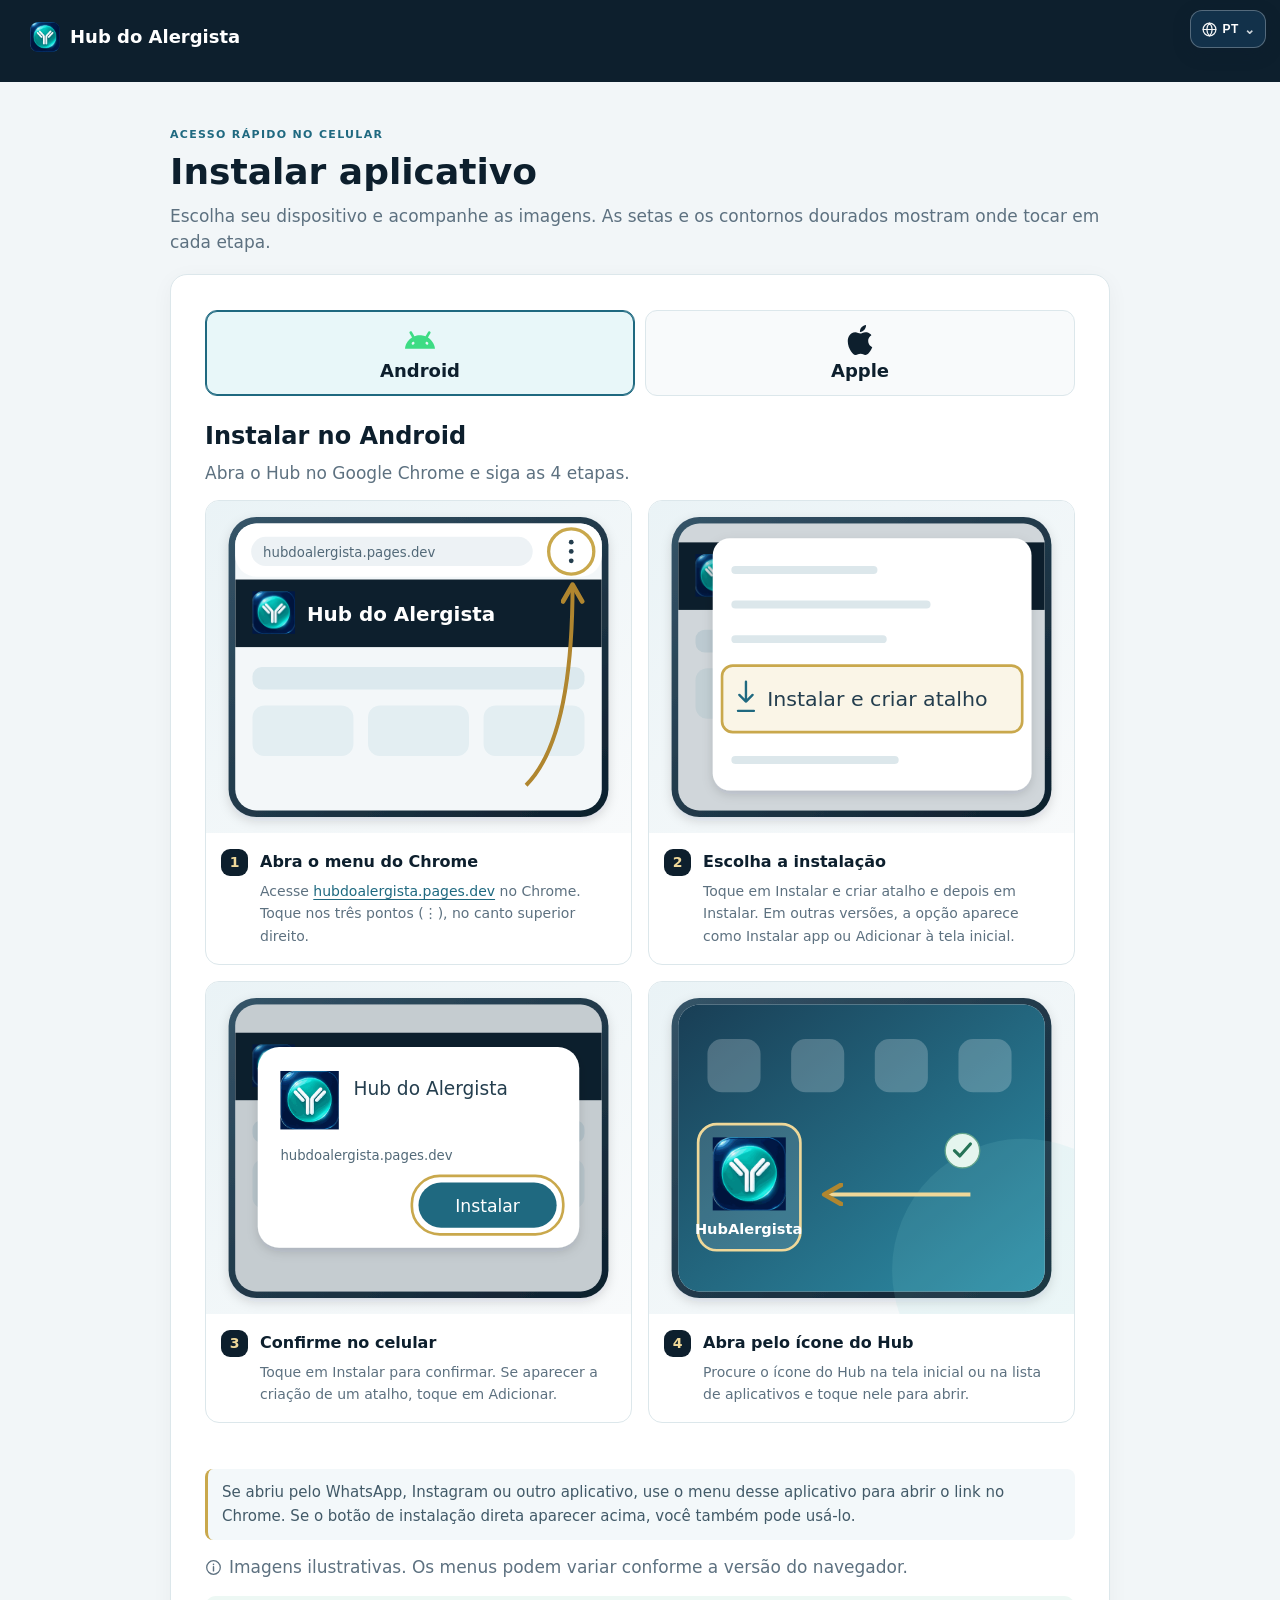
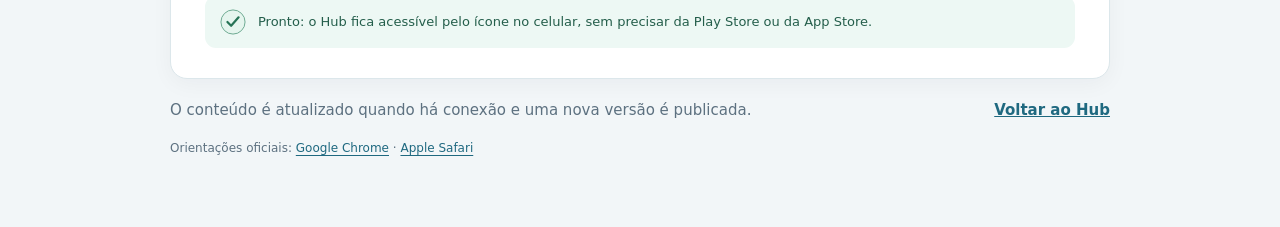
<file: instalar.html>
<!DOCTYPE html>
<html lang="pt-BR">
<head>
<meta charset="UTF-8">
<meta name="viewport" content="width=device-width, initial-scale=1, viewport-fit=cover">
<meta name="theme-color" content="#0d1f2d">
<meta name="description" content="Guia ilustrado para instalar o Hub do Alergista no Android, iPhone ou iPad, com imagens de cada etapa.">
<title>Instalar aplicativo — Hub do Alergista</title>
<link rel="manifest" href="./manifest.json?v=20261112-premium-1">
<link rel="icon" href="./logo-premium-192.png?v=20261112-premium-1">
<link rel="apple-touch-icon" href="./logo-premium-192.png?v=20261112-premium-1">
<style>
:root{color-scheme:light;--navy:#0d1f2d;--blue:#1f6980;--cyan:#2d8fa8;--gold:#c9a84c;--line:#dce7eb;--muted:#5d7180}
*{box-sizing:border-box}body{margin:0;background:#f2f6f8;color:var(--navy);font-family:system-ui,-apple-system,BlinkMacSystemFont,"Segoe UI",sans-serif;line-height:1.55}
header{background:var(--navy);padding:18px 20px;color:white}header a{color:white;text-decoration:none;display:inline-flex;align-items:center;gap:10px;font-size:14px;font-weight:700}header img{width:30px;height:30px;border-radius:8px}
main{width:min(100% - 32px,620px);margin:34px auto 50px}.eyebrow{text-transform:uppercase;letter-spacing:.12em;color:var(--blue);font-size:11px;font-weight:800}h1{font-size:clamp(24px,6vw,32px);line-height:1.2;margin:7px 0 10px}p{color:var(--muted);font-size:14px;margin:0 0 18px}
.panel{background:white;border:1px solid var(--line);border-radius:17px;padding:21px;box-shadow:0 5px 22px rgba(13,31,45,.045)}
.platforms{display:grid;grid-template-columns:1fr 1fr;gap:10px;margin:5px 0 22px}.platform{border:1px solid var(--line);background:#f8fafb;color:var(--navy);border-radius:12px;padding:14px 10px;cursor:pointer;text-align:center;font-size:14px;font-weight:750;font-family:inherit}
.platform .brand-icon{display:block;width:30px;height:30px;margin:0 auto 5px}.platform .brand-android{fill:#3DDC84}.platform .brand-apple{fill:#0d1f2d}.platform[aria-selected=true]{border-color:var(--blue);background:#e8f7f9;box-shadow:inset 0 0 0 1px var(--blue)}.platform:focus-visible,.action:focus-visible{outline:3px solid var(--gold);outline-offset:3px}
.guide[hidden],.action[hidden]{display:none!important}.guide h2{margin:0 0 5px;font-size:20px}.guide p{font-size:13px;margin-bottom:14px}
.illustration-defs{position:absolute;width:0;height:0;overflow:hidden;pointer-events:none}
.visual-steps{list-style:none;display:grid;grid-template-columns:1fr;gap:16px;margin:0;padding:0;counter-reset:install-step}
.visual-step{counter-increment:install-step;min-width:0;border:1px solid var(--line);border-radius:14px;overflow:hidden;background:#fff}
.step-image{display:block;width:100%;height:auto;aspect-ratio:320/250;background:linear-gradient(145deg,#eaf3f6,#f8fafb);font-family:system-ui,-apple-system,BlinkMacSystemFont,"Segoe UI",sans-serif}
.step-image text,.illustration-defs text{fill:#243e4e;font-size:12px;font-weight:500}.step-image .screen-title,.illustration-defs .screen-title{fill:#fff;font-size:15px;font-weight:600}.step-image .screen-small,.illustration-defs .screen-small{font-size:10px;fill:#526978}.step-image .screen-label,.illustration-defs .screen-label{font-size:14px}.step-image .screen-button,.illustration-defs .screen-button{fill:#fff;font-size:13px}.step-image .screen-accent,.illustration-defs .screen-accent{fill:#1f6980;font-size:13px}
.step-copy{position:relative;padding:16px 16px 17px 54px}.step-copy::before{content:counter(install-step) / "";position:absolute;left:15px;top:16px;display:grid;place-items:center;width:27px;height:27px;border-radius:9px;background:var(--navy);color:#efd899;font-size:14px;font-weight:700}
.step-copy h3{font-size:16px;line-height:1.35;margin:2px 0 7px}.guide .step-copy p{font-size:14px;line-height:1.6;margin:0}.step-copy a{color:var(--blue);text-underline-offset:3px;overflow-wrap:anywhere}
.illustration-note{display:flex;align-items:center;gap:7px;color:var(--muted);font-size:12px;margin:14px 0 0}.illustration-note svg{width:17px;height:17px;flex:none}
.install-ready{display:flex;align-items:center;gap:12px;margin-top:16px;padding:13px 15px;background:#edf8f4;border-radius:11px;color:#245e4b;font-size:13px}.install-ready svg{width:26px;height:26px;flex:none}
.install-sources{margin-top:16px;font-size:12px;color:var(--muted)}.install-sources a{color:var(--blue);text-underline-offset:3px}
.note{margin-top:18px;padding:12px 14px;background:#f3f8fa;border-left:3px solid var(--gold);border-radius:8px;font-size:12px;color:#425a68}
.action{margin-top:20px;padding:12px 18px;background:var(--blue);border:0;border-radius:10px;color:white;font:700 14px inherit;cursor:pointer;width:100%;font-family:inherit}
#androidStatus{font-size:12px;min-height:18px;margin:10px 0 0}
.footer{display:flex;flex-wrap:wrap;gap:14px;margin-top:20px;align-items:center;justify-content:space-between;font-size:12px;color:var(--muted)}.footer a{color:var(--blue);font-weight:700}
@media(max-width:400px){.panel{padding:15px}.platform{padding:11px 7px}}
@media(min-width:680px){.visual-steps{grid-template-columns:repeat(2,minmax(0,1fr))}}
</style>
<link rel="stylesheet" href="desktop-universal.css?v=20261109-2">
<link rel="stylesheet" href="/hub-i18n.css?v=20261114-5">
</head>
<body class="hub-install-page">
<!-- Desenhos vetoriais do guia: os textos permanecem acessíveis e traduzíveis. -->
<svg class="illustration-defs" xmlns="http://www.w3.org/2000/svg" aria-hidden="true" focusable="false">
<defs>
<linearGradient id="install-device" x1="0" y1="0" x2="1" y2="1"><stop stop-color="#355468"/><stop offset="1" stop-color="#0d1f2d"/></linearGradient>
<linearGradient id="install-home" x1="0" y1="0" x2="1" y2="1"><stop stop-color="#193e55"/><stop offset="1" stop-color="#2d8fa8"/></linearGradient>
<filter id="install-shadow" x="-15%" y="-15%" width="130%" height="140%"><feDropShadow dx="0" dy="3" stdDeviation="4" flood-color="#0d1f2d" flood-opacity=".14"/></filter>
<marker id="install-arrow" viewBox="0 0 10 10" refX="8" refY="5" markerWidth="6" markerHeight="6" orient="auto-start-reverse"><path d="M1 1l7 4-7 4" fill="none" stroke="#b0862f" stroke-width="2" stroke-linecap="round" stroke-linejoin="round"/></marker>
<symbol id="install-frame" viewBox="0 0 320 250"><rect x="17" y="12" width="286" height="226" rx="21" fill="url(#install-device)" filter="url(#install-shadow)"/><rect x="22" y="17" width="276" height="216" rx="16" fill="#f3f7f9"/></symbol>
<symbol id="install-brand" viewBox="0 0 276 140"><rect width="276" height="51" fill="#0d1f2d"/><image href="./logo-premium-192.png?v=20261112-premium-1" x="13" y="9" width="32" height="32"/><text x="54" y="31" class="screen-title" style="fill:#fff">Hub do Alergista</text><rect x="13" y="66" width="250" height="17" rx="7" fill="#dce9ee"/><rect x="13" y="95" width="76" height="38" rx="9" fill="#e3eef2"/><rect x="100" y="95" width="76" height="38" rx="9" fill="#e3eef2"/><rect x="187" y="95" width="76" height="38" rx="9" fill="#e3eef2"/></symbol>
<symbol id="install-share" viewBox="0 0 24 24"><path d="M7 9H4v12h16V9h-3M12 15V2m-4 4 4-4 4 4" fill="none" stroke="currentColor" stroke-width="1.8" stroke-linecap="round" stroke-linejoin="round"/></symbol>
<symbol id="install-check" viewBox="0 0 28 28"><circle cx="14" cy="14" r="13" fill="#e5f5ee" stroke="#65a58b"/><path d="m8 14 4 4 8-9" fill="none" stroke="#267356" stroke-width="2.4" stroke-linecap="round" stroke-linejoin="round"/></symbol>
<symbol id="install-home-screen" viewBox="0 0 320 250"><use href="#install-frame"/><rect x="22" y="17" width="276" height="216" rx="16" fill="url(#install-home)"/><circle cx="282" cy="217" r="99" fill="#8bd2d0" opacity=".12"/><rect x="44" y="43" width="40" height="40" rx="11" fill="#fff" opacity=".22"/><rect x="107" y="43" width="40" height="40" rx="11" fill="#fff" opacity=".22"/><rect x="170" y="43" width="40" height="40" rx="11" fill="#fff" opacity=".22"/><rect x="233" y="43" width="40" height="40" rx="11" fill="#fff" opacity=".22"/><rect x="37" y="107" width="77" height="95" rx="14" fill="#fff" fill-opacity=".12" stroke="#efd899" stroke-width="2"/><image href="./logo-premium-192.png?v=20261112-premium-1" x="48" y="117" width="55" height="55"/><text x="75" y="190" text-anchor="middle" class="screen-title" style="font-size:11px;fill:#fff">HubAlergista</text><path d="M242 160H132" fill="none" stroke="#efd899" stroke-width="3" marker-end="url(#install-arrow)"/><use href="#install-check" x="222" y="113" width="28" height="28"/></symbol>
</defs>
</svg>
<header><a href="./" aria-label="Voltar ao Hub do Alergista"><img src="./logo-premium-192.png?v=20261112-premium-1" alt="">Hub do Alergista</a></header>
<main>
<div class="eyebrow">Acesso rápido no celular</div>
<h1>Instalar aplicativo</h1>
<p>Escolha seu dispositivo e acompanhe as imagens. As setas e os contornos dourados mostram onde tocar em cada etapa.</p>
<section class="panel" aria-label="Orientações de instalação">
<div class="platforms" role="tablist" aria-label="Sistema operacional">
<button id="tabAndroid" type="button" class="platform" role="tab" aria-selected="false" aria-controls="guideAndroid"><svg class="brand-icon brand-android" aria-hidden="true" focusable="false" viewBox="0 0 24 24" xmlns="http://www.w3.org/2000/svg"><path d="M18.4395 5.5586c-.675 1.1664-1.352 2.3318-2.0274 3.498-.0366-.0155-.0742-.0286-.1113-.043-1.8249-.6957-3.484-.8-4.42-.787-1.8551.0185-3.3544.4643-4.2597.8203-.084-.1494-1.7526-3.021-2.0215-3.4864a1.1451 1.1451 0 0 0-.1406-.1914c-.3312-.364-.9054-.4859-1.379-.203-.475.282-.7136.9361-.3886 1.5019 1.9466 3.3696-.0966-.2158 1.9473 3.3593.0172.031-.4946.2642-1.3926 1.0177C2.8987 12.176.452 14.772 0 18.9902h24c-.119-1.1108-.3686-2.099-.7461-3.0683-.7438-1.9118-1.8435-3.2928-2.7402-4.1836a12.1048 12.1048 0 0 0-2.1309-1.6875c.6594-1.122 1.312-2.2559 1.9649-3.3848.2077-.3615.1886-.7956-.0079-1.1191a1.1001 1.1001 0 0 0-.8515-.5332c-.5225-.0536-.9392.3128-1.0488.5449zm-.0391 8.461c.3944.5926.324 1.3306-.1563 1.6503-.4799.3197-1.188.0985-1.582-.4941-.3944-.5927-.324-1.3307.1563-1.6504.4727-.315 1.1812-.1086 1.582.4941zM7.207 13.5273c.4803.3197.5506 1.0577.1563 1.6504-.394.5926-1.1038.8138-1.584.4941-.48-.3197-.5503-1.0577-.1563-1.6504.4008-.6021 1.1087-.8106 1.584-.4941z"/></svg>Android</button>
<button id="tabApple" type="button" class="platform" role="tab" aria-selected="false" aria-controls="guideApple"><svg class="brand-icon brand-apple" aria-hidden="true" focusable="false" viewBox="0 0 24 24" xmlns="http://www.w3.org/2000/svg"><path d="M12.152 6.896c-.948 0-2.415-1.078-3.96-1.04-2.04.027-3.91 1.183-4.961 3.014-2.117 3.675-.546 9.103 1.519 12.09 1.013 1.454 2.208 3.09 3.792 3.039 1.52-.065 2.09-.987 3.935-.987 1.831 0 2.35.987 3.96.948 1.637-.026 2.676-1.48 3.676-2.948 1.156-1.688 1.636-3.325 1.662-3.415-.039-.013-3.182-1.221-3.22-4.857-.026-3.04 2.48-4.494 2.597-4.559-1.429-2.09-3.623-2.324-4.39-2.376-2-.156-3.675 1.09-4.61 1.09zM15.53 3.83c.843-1.012 1.4-2.427 1.245-3.83-1.207.052-2.662.805-3.532 1.818-.78.896-1.454 2.338-1.273 3.714 1.338.104 2.715-.688 3.559-1.701"/></svg>Apple</button>
</div>
<section id="guideAndroid" class="guide" role="tabpanel" aria-labelledby="tabAndroid" hidden>
<h2>Instalar no Android</h2>
<p>Abra o Hub no Google Chrome e siga as 4 etapas.</p>
<ol class="visual-steps" role="list">
<li class="visual-step">
<svg class="step-image" viewBox="0 0 320 250" role="img" aria-labelledby="android-image-1" xmlns="http://www.w3.org/2000/svg"><title id="android-image-1">Chrome com os três pontos do menu destacados no canto superior direito.</title>
<use href="#install-frame"/><rect x="22" y="17" width="276" height="40" rx="16" fill="#fff"/><rect x="34" y="27" width="212" height="22" rx="11" fill="#edf2f5"/><text x="43" y="42" class="screen-small">hubdoalergista.pages.dev</text><circle cx="275" cy="31" r="1.8" fill="#243e4e"/><circle cx="275" cy="38" r="1.8" fill="#243e4e"/><circle cx="275" cy="45" r="1.8" fill="#243e4e"/><circle cx="275" cy="38" r="17" fill="none" stroke="#c9a84c" stroke-width="2.5"/><use href="#install-brand" x="22" y="59" width="276" height="140"/><path d="M241 214q35-35 35-151" fill="none" stroke="#b0862f" stroke-width="3" marker-end="url(#install-arrow)"/>
</svg>
<div class="step-copy"><h3>Abra o menu do Chrome</h3><p>Acesse <a href="./">hubdoalergista.pages.dev</a> no Chrome. Toque nos três pontos (⋮), no canto superior direito.</p></div>
</li>
<li class="visual-step">
<svg class="step-image" viewBox="0 0 320 250" role="img" aria-labelledby="android-image-2" xmlns="http://www.w3.org/2000/svg"><title id="android-image-2">Menu do Chrome com a opção Instalar e criar atalho destacada.</title>
<use href="#install-frame"/><use href="#install-brand" x="22" y="31" width="276" height="140"/><rect x="22" y="17" width="276" height="216" rx="16" fill="#0d1f2d" opacity=".15"/><rect x="48" y="28" width="240" height="190" rx="13" fill="#fff" filter="url(#install-shadow)"/><path d="M65 52h104M65 78h144M65 104h111" stroke="#dce7eb" stroke-width="6" stroke-linecap="round"/><rect x="55" y="124" width="226" height="50" rx="8" fill="#faf5e7" stroke="#c9a84c" stroke-width="2"/><path d="M73 136v15m-5-5 5 5 5-5m-11 12h12" fill="none" stroke="#1f6980" stroke-width="1.8" stroke-linecap="round" stroke-linejoin="round"/><text x="89" y="154" class="screen-label" textLength="166" lengthAdjust="spacingAndGlyphs">Instalar e criar atalho</text><path d="M65 195h120" stroke="#dce7eb" stroke-width="6" stroke-linecap="round"/>
</svg>
<div class="step-copy"><h3>Escolha a instalação</h3><p>Toque em Instalar e criar atalho e depois em Instalar. Em outras versões, a opção aparece como Instalar app ou Adicionar à tela inicial.</p></div>
</li>
<li class="visual-step">
<svg class="step-image" viewBox="0 0 320 250" role="img" aria-labelledby="android-image-3" xmlns="http://www.w3.org/2000/svg"><title id="android-image-3">Confirmação de instalação do Hub com o botão Instalar destacado.</title>
<use href="#install-frame"/><use href="#install-brand" x="22" y="38" width="276" height="140"/><rect x="22" y="17" width="276" height="216" rx="16" fill="#0d1f2d" opacity=".2"/><rect x="39" y="49" width="242" height="151" rx="16" fill="#fff" filter="url(#install-shadow)"/><image href="./logo-premium-192.png?v=20261112-premium-1" x="56" y="67" width="44" height="44"/><text x="111" y="85" class="screen-label">Hub do Alergista</text><text x="56" y="134" class="screen-small">hubdoalergista.pages.dev</text><rect x="160" y="151" width="104" height="34" rx="17" fill="#1f6980"/><rect x="155" y="146" width="114" height="44" rx="21" fill="none" stroke="#c9a84c" stroke-width="2"/><text x="212" y="173" text-anchor="middle" class="screen-button">Instalar</text>
</svg>
<div class="step-copy"><h3>Confirme no celular</h3><p>Toque em Instalar para confirmar. Se aparecer a criação de um atalho, toque em Adicionar.</p></div>
</li>
<li class="visual-step">
<svg class="step-image" viewBox="0 0 320 250" role="img" aria-labelledby="android-image-4" xmlns="http://www.w3.org/2000/svg"><title id="android-image-4">Tela inicial do celular com o ícone do Hub do Alergista destacado.</title><use href="#install-home-screen"/></svg>
<div class="step-copy"><h3>Abra pelo ícone do Hub</h3><p>Procure o ícone do Hub na tela inicial ou na lista de aplicativos e toque nele para abrir.</p></div>
</li>
</ol>
<button id="androidInstall" type="button" class="action" hidden>Instalar diretamente no Android</button>
<p id="androidStatus" role="status" aria-live="polite"></p>
<div class="note">Se abriu pelo WhatsApp, Instagram ou outro aplicativo, use o menu desse aplicativo para abrir o link no Chrome. Se o botão de instalação direta aparecer acima, você também pode usá-lo.</div>
</section>
<section id="guideApple" class="guide" role="tabpanel" aria-labelledby="tabApple" hidden>
<h2>Instalar no iPhone ou iPad</h2>
<p>Abra o Hub no Safari e siga as 4 etapas.</p>
<ol class="visual-steps" role="list">
<li class="visual-step">
<svg class="step-image" viewBox="0 0 320 250" role="img" aria-labelledby="apple-image-1" xmlns="http://www.w3.org/2000/svg"><title id="apple-image-1">Safari com o botão Compartilhar, um quadrado com seta para cima, destacado.</title>
<use href="#install-frame"/><use href="#install-brand" x="22" y="28" width="276" height="140"/><rect x="33" y="166" width="254" height="27" rx="13" fill="#e4edf1"/><text x="160" y="184" text-anchor="middle" class="screen-small">hubdoalergista.pages.dev</text><path d="m49 204-6 6 6 6m41-12 6 6-6 6" fill="none" stroke="#1f6980" stroke-width="2" stroke-linecap="round"/><use href="#install-share" x="148" y="198" width="24" height="24" style="color:#1f6980"/><circle cx="160" cy="210" r="19" fill="none" stroke="#c9a84c" stroke-width="2.5"/><path d="M249 147q-61-4-79 39" fill="none" stroke="#b0862f" stroke-width="3" marker-end="url(#install-arrow)"/><rect x="224" y="202" width="16" height="16" rx="3" fill="none" stroke="#1f6980" stroke-width="1.5"/>
</svg>
<div class="step-copy"><h3>Toque em Compartilhar</h3><p>Acesse <a href="./">hubdoalergista.pages.dev</a> no Safari. Toque no quadrado com seta para cima. Em alguns layouts, abra primeiro o menu da página e escolha Compartilhar.</p></div>
</li>
<li class="visual-step">
<svg class="step-image" viewBox="0 0 320 250" role="img" aria-labelledby="apple-image-2" xmlns="http://www.w3.org/2000/svg"><title id="apple-image-2">Menu Compartilhar do Safari com Adicionar à Tela de Início destacado.</title>
<use href="#install-frame"/><rect x="22" y="17" width="276" height="216" rx="16" fill="#e3ecef"/><rect x="28" y="31" width="264" height="196" rx="15" fill="#fff" filter="url(#install-shadow)"/><rect x="134" y="38" width="52" height="4" rx="2" fill="#c1cfd7"/><image href="./logo-premium-192.png?v=20261112-premium-1" x="42" y="54" width="28" height="28"/><text x="80" y="73" class="screen-label">Hub do Alergista</text><path d="M45 105h111m-111 23h150" stroke="#dce7eb" stroke-width="6" stroke-linecap="round"/><rect x="36" y="146" width="248" height="43" rx="8" fill="#faf5e7" stroke="#c9a84c" stroke-width="2"/><text x="47" y="172" textLength="198" lengthAdjust="spacingAndGlyphs">Adicionar à Tela de Início</text><rect x="255" y="160" width="15" height="15" rx="3" fill="none" stroke="#1f6980" stroke-width="1.5"/><path d="M262.5 163.5v8m-4-4h8" stroke="#1f6980" stroke-width="1.5"/><path d="M45 209h122" stroke="#dce7eb" stroke-width="6" stroke-linecap="round"/>
</svg>
<div class="step-copy"><h3>Adicione à Tela de Início</h3><p>Role a lista de opções e toque em Adicionar à Tela de Início. Se não encontrar, vá até Editar Ações e inclua essa opção.</p></div>
</li>
<li class="visual-step">
<svg class="step-image" viewBox="0 0 320 250" role="img" aria-labelledby="apple-image-3" xmlns="http://www.w3.org/2000/svg"><title id="apple-image-3">Confirmação do Safari com Abrir como App da Web ativado e o botão Adicionar destacado.</title>
<use href="#install-frame"/><text x="35" y="48" class="screen-accent">Cancelar</text><rect x="195" y="26" width="94" height="32" rx="9" fill="#faf5e7" stroke="#c9a84c" stroke-width="2"/><text x="242" y="47" text-anchor="middle" class="screen-accent">Adicionar</text><image href="./logo-premium-192.png?v=20261112-premium-1" x="44" y="76" width="47" height="47"/><text x="105" y="96" class="screen-label">Hub do Alergista</text><text x="44" y="146" class="screen-small">hubdoalergista.pages.dev</text><rect x="34" y="163" width="252" height="49" rx="10" fill="#fff"/><text x="44" y="192" textLength="168" lengthAdjust="spacingAndGlyphs">Abrir como App da Web</text><rect x="230" y="176" width="44" height="25" rx="12.5" fill="#31a873"/><circle cx="261" cy="188.5" r="10" fill="#fff"/><path d="M160 76q30-7 42-15" fill="none" stroke="#b0862f" stroke-width="2.5" marker-end="url(#install-arrow)"/>
</svg>
<div class="step-copy"><h3>Confirme em Adicionar</h3><p>Quando a opção estiver disponível, ative Abrir como App da Web. Depois, toque em Adicionar, no canto superior direito.</p></div>
</li>
<li class="visual-step">
<svg class="step-image" viewBox="0 0 320 250" role="img" aria-labelledby="apple-image-4" xmlns="http://www.w3.org/2000/svg"><title id="apple-image-4">Tela de Início do iPhone com o ícone do Hub do Alergista destacado.</title><use href="#install-home-screen"/></svg>
<div class="step-copy"><h3>Abra pelo ícone do Hub</h3><p>Volte à Tela de Início e toque no ícone do Hub do Alergista para abrir o aplicativo.</p></div>
</li>
</ol>
<div class="note">No iPad, o botão Compartilhar pode ficar na parte superior do Safari. Se abriu o link dentro de outro aplicativo, abra primeiro no Safari.</div>
</section>
<p class="illustration-note"><svg viewBox="0 0 20 20" fill="none" aria-hidden="true"><circle cx="10" cy="10" r="8" stroke="currentColor" stroke-width="1.5"/><path d="M10 9v5m0-8v.5" stroke="currentColor" stroke-width="1.7" stroke-linecap="round"/></svg><span>Imagens ilustrativas. Os menus podem variar conforme a versão do navegador.</span></p>
<div class="install-ready"><svg aria-hidden="true" viewBox="0 0 28 28"><use href="#install-check"/></svg><span>Pronto: o Hub fica acessível pelo ícone no celular, sem precisar da Play Store ou da App Store.</span></div>
</section>
<div class="footer"><span>O conteúdo é atualizado quando há conexão e uma nova versão é publicada.</span><a href="./">Voltar ao Hub</a></div>
<div class="install-sources"><span>Orientações oficiais:</span> <a href="https://support.google.com/chrome/answer/9658361?co=GENIE.Platform%3DAndroid&amp;hl=pt-BR" target="_blank" rel="noopener noreferrer">Google Chrome</a> · <a href="https://support.apple.com/pt-br/guide/iphone/iphea86e5236/ios" target="_blank" rel="noopener noreferrer">Apple Safari</a></div>
</main>
<script>
(function(){
'use strict';
var deferred=null;
var android=document.getElementById('tabAndroid');
var apple=document.getElementById('tabApple');
var btn=document.getElementById('androidInstall');
var status=document.getElementById('androidStatus');
function select(which){
var a=which==='android';
android.setAttribute('aria-selected',String(a));
apple.setAttribute('aria-selected',String(!a));
android.tabIndex=a?0:-1;
apple.tabIndex=a?-1:0;
document.getElementById('guideAndroid').hidden=!a;
document.getElementById('guideApple').hidden=a;
}
android.addEventListener('click',function(){select('android')});
apple.addEventListener('click',function(){select('apple')});
[android,apple].forEach(function(tab){tab.addEventListener('keydown',function(e){
if(!['ArrowLeft','ArrowRight','Home','End'].includes(e.key))return;
e.preventDefault();
var target=e.key==='Home'?android:e.key==='End'?apple:tab===android?apple:android;
select(target===android?'android':'apple');target.focus();
});});
var ua=navigator.userAgent||'';
select(/iPad|iPhone|iPod/.test(ua)||(navigator.platform==='MacIntel'&&navigator.maxTouchPoints>1)?'apple':'android');
window.addEventListener('beforeinstallprompt',function(e){
e.preventDefault();deferred=e;
if(!window.matchMedia('(display-mode:standalone)').matches)btn.hidden=false;
});
window.addEventListener('appinstalled',function(){deferred=null;btn.hidden=true;status.textContent='Instalação concluída.';});
btn.addEventListener('click',async function(){
if(!deferred){status.textContent='Para instalar, siga as instruções do Chrome acima.';return;}
var prompt=deferred;deferred=null;btn.hidden=true;
try{await prompt.prompt();var choice=await prompt.userChoice;
status.textContent=choice&&choice.outcome==='accepted'?'Instalação solicitada. Confira a tela inicial.':'Instalação não confirmada. Você pode usar o menu do Chrome.';}
catch(e){status.textContent='Não foi possível abrir a instalação direta. Use o menu do Chrome.';}
});
})();
</script>
<script src="/hub-i18n.js?v=20261117-instalacao1" defer></script>
</body>
</html>
</file>
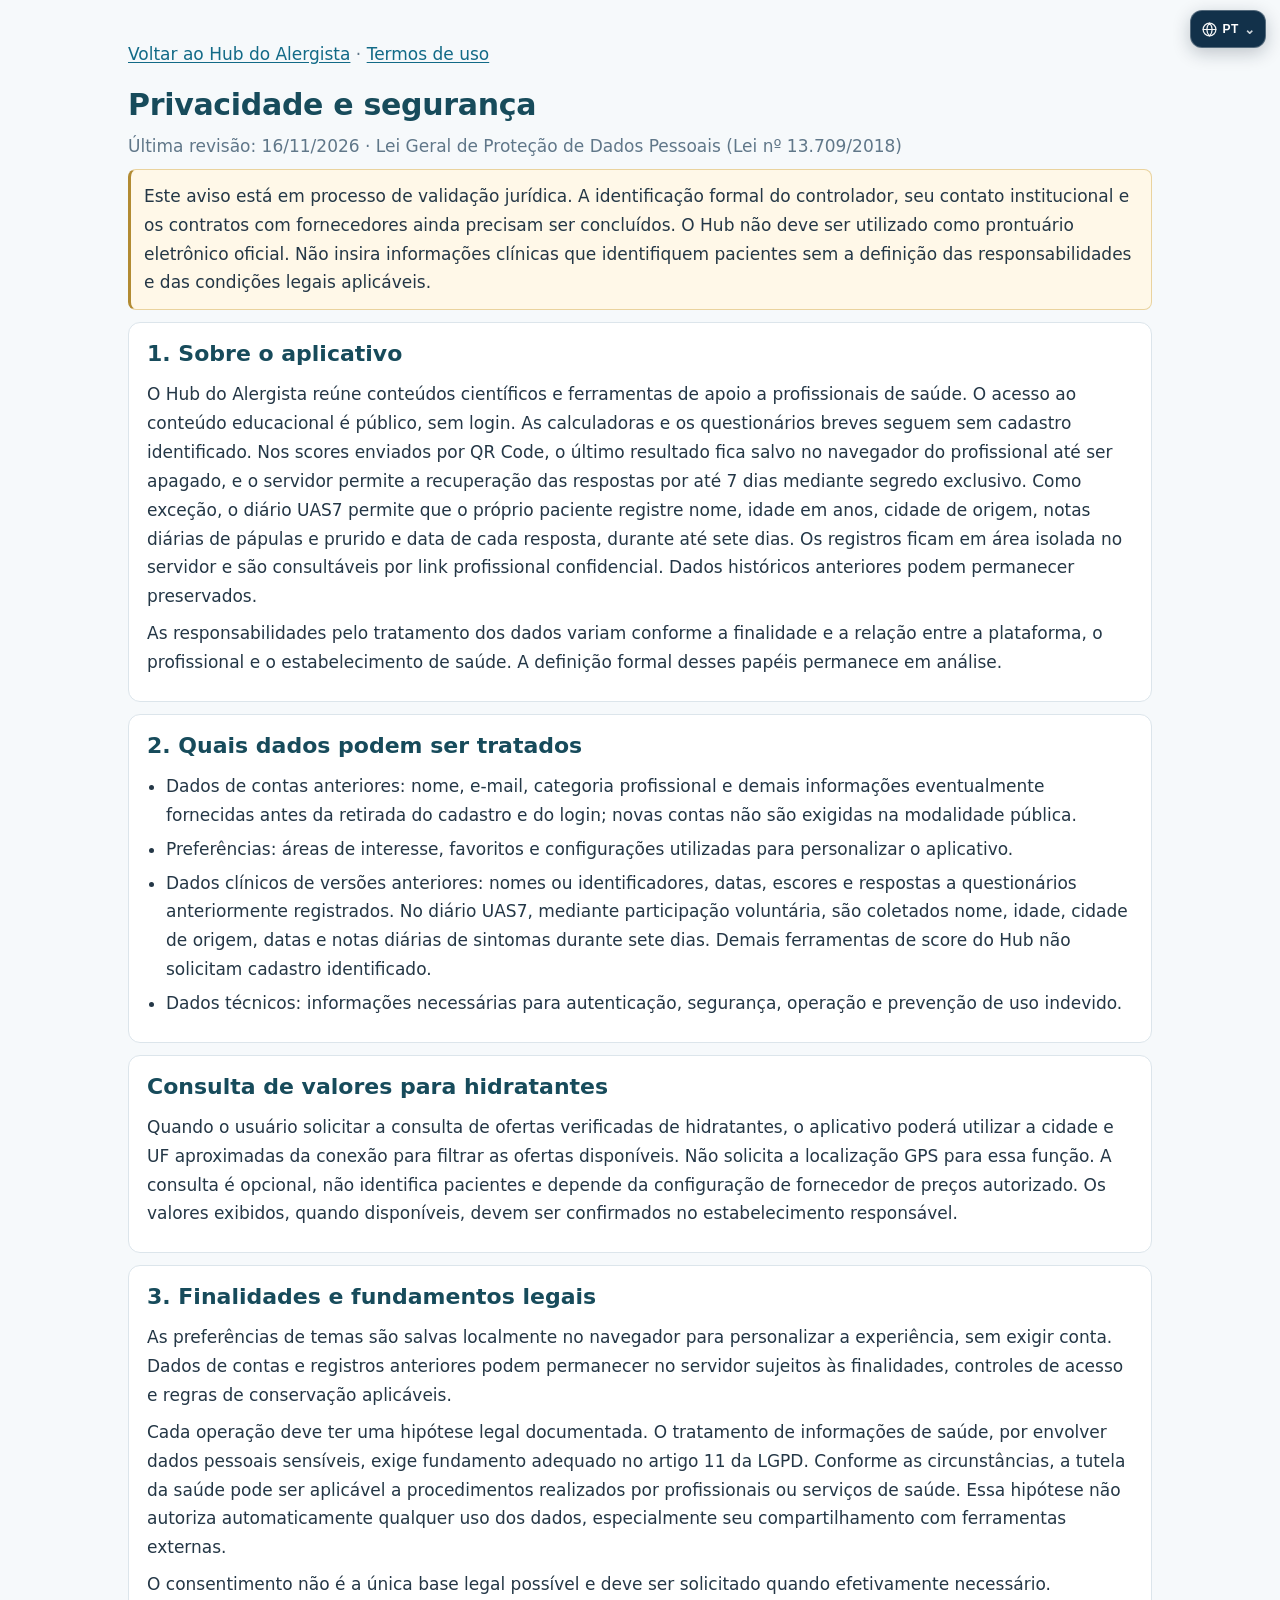
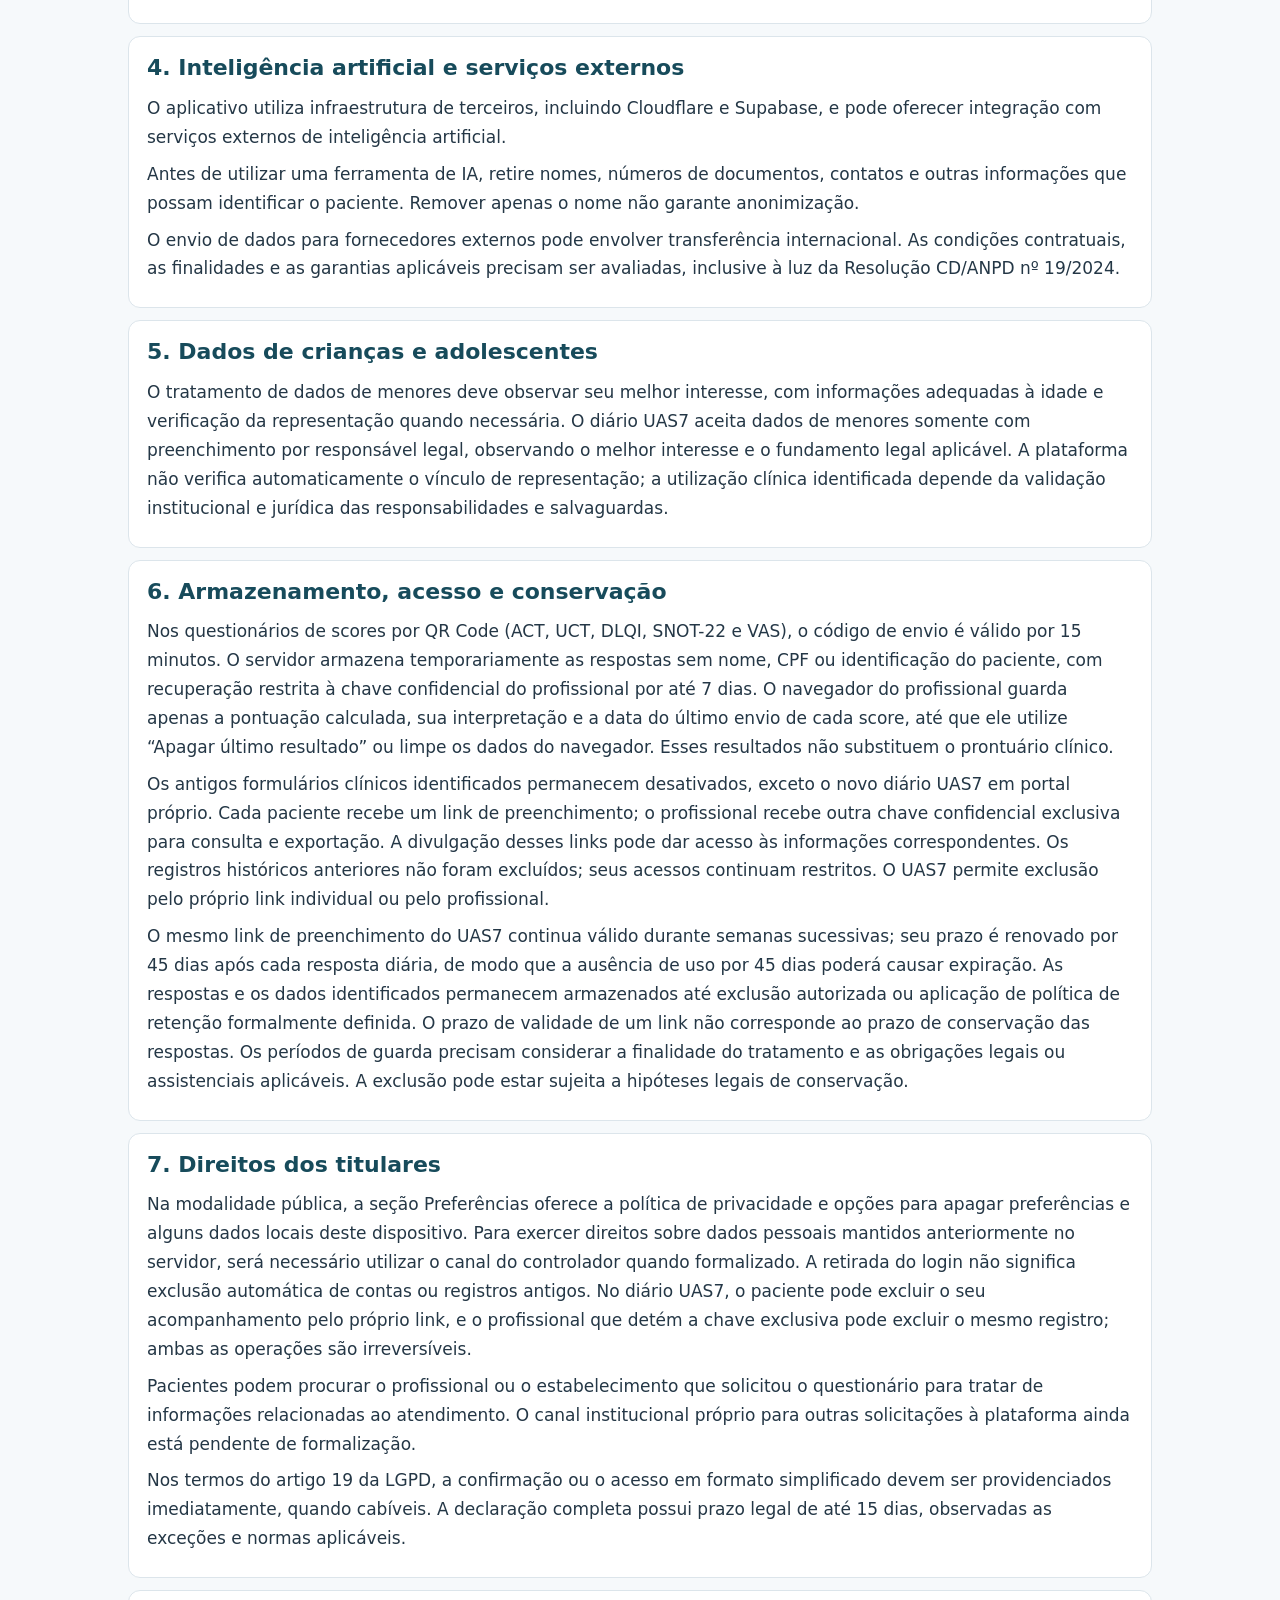
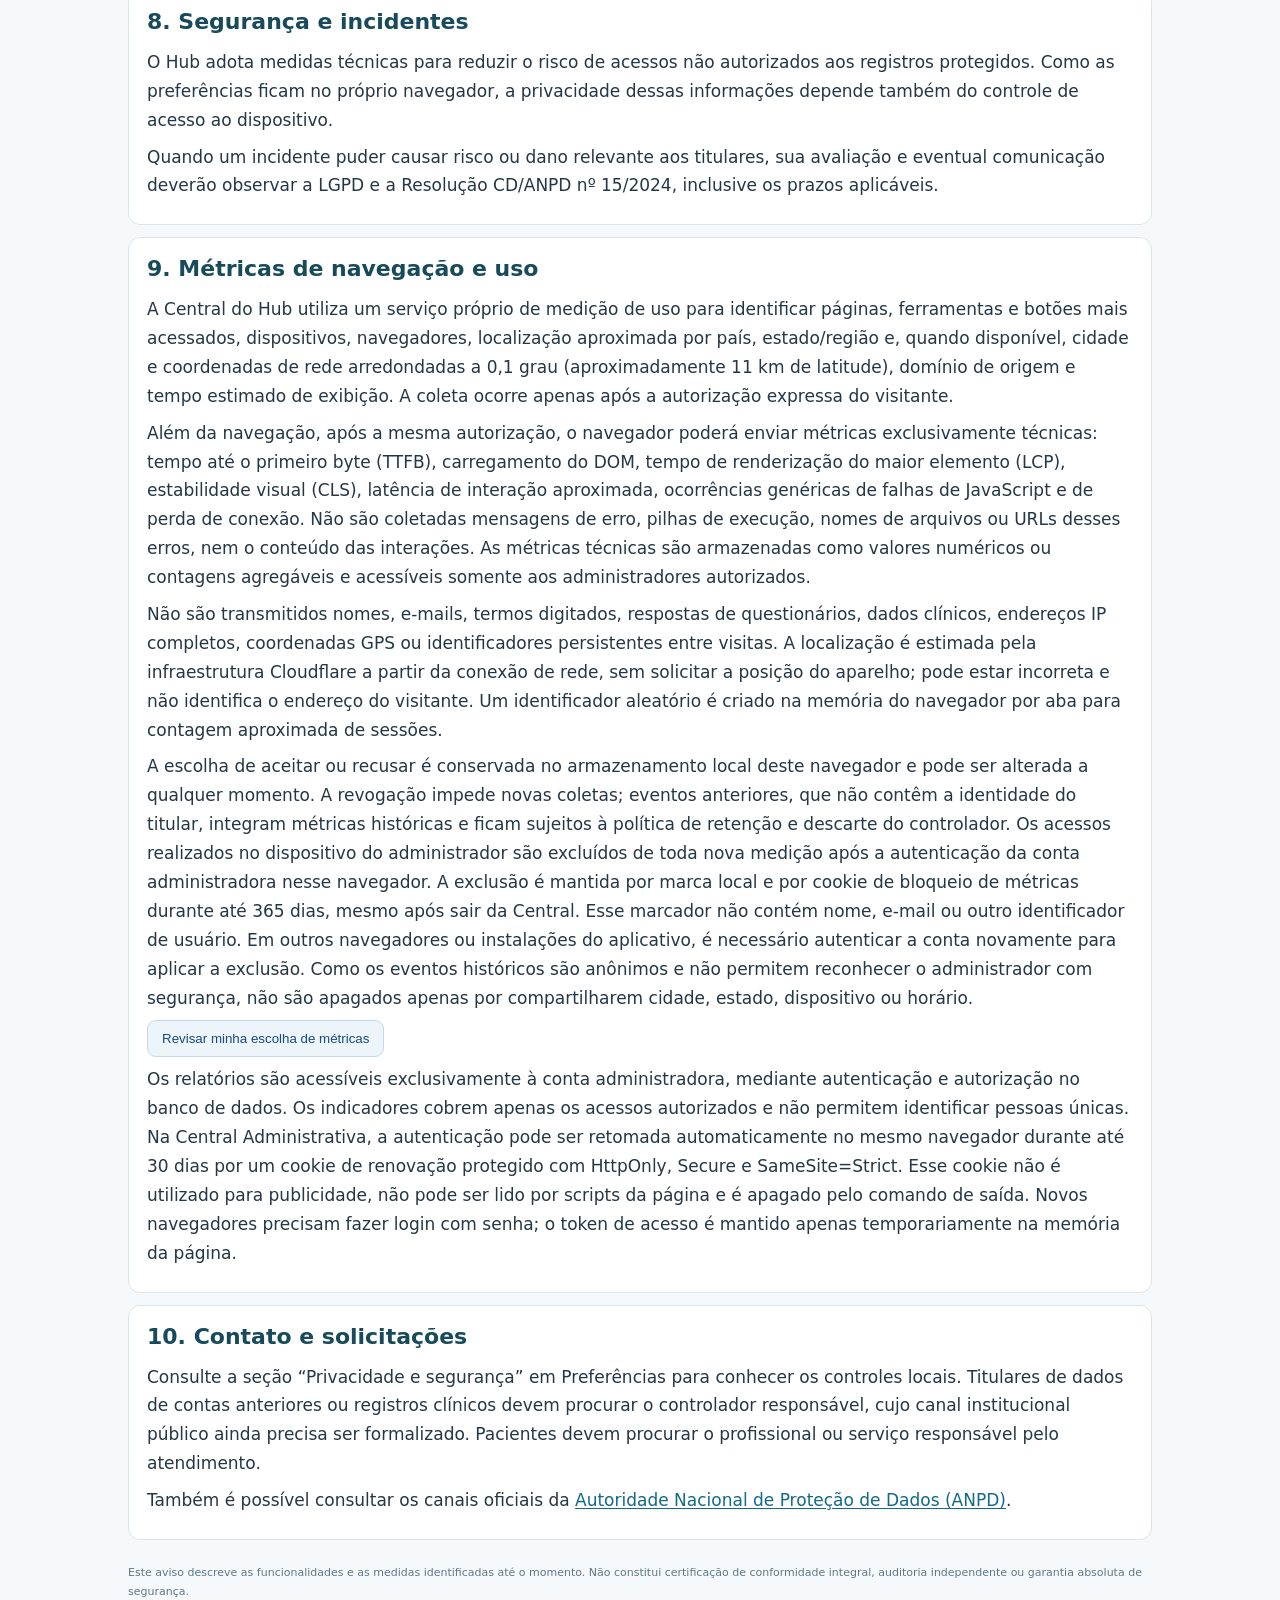
<file: privacidade.html>
<!doctype html>
<html lang="pt-BR">
<head>
<meta charset="utf-8">
<meta name="viewport" content="width=device-width,initial-scale=1">
<meta name="referrer" content="no-referrer">
<title>Privacidade e segurança | Hub do Alergista</title>
<style>
  :root{color-scheme:light;--azul:#174b5b;--texto:#243746;--borda:#dce5eb}
  *{box-sizing:border-box}
  body{margin:0;background:#f6f9fb;color:var(--texto);font:13px/1.55 system-ui,-apple-system,"Segoe UI",Arial,sans-serif}
  main{max-width:800px;margin:auto;padding:24px 16px 52px}
  h1{font-size:22px;line-height:1.3;letter-spacing:-.3px;color:var(--azul);margin:16px 0 7px;font-weight:650}
  h2{font-size:15.5px;line-height:1.4;margin:0 0 10px;color:var(--azul);font-weight:650}
  p{margin:8px 0}
  ul{padding-left:19px;margin:8px 0}
  li{margin:5px 0}
  a{color:#126a87;text-underline-offset:2px}
  section{background:#fff;padding:16px 18px;margin:12px 0;border:1px solid var(--borda);border-radius:12px}
  .meta{font-size:11px;color:#607789}
  .aviso{border:1px solid #ead39e;border-left:3px solid #b28b32;padding:12px 13px;background:#fff8e8;border-radius:8px;font-size:12px}
  footer{font-size:11px;color:#607789;padding:12px 0}
  @media(max-width:500px){
    body{font-size:12.5px;line-height:1.52}
    main{padding:18px 11px 40px}
    h1{font-size:20px}
    h2{font-size:14.5px}
    section{padding:13px 14px;margin:10px 0}
  }
</style>
<link rel="stylesheet" href="desktop-universal.css?v=20261109-2">
<link rel="stylesheet" href="/hub-i18n.css?v=20261114-5">
</head>
<body class="hub-legal-page">
<main>
  <p class="meta"><a href="/">Voltar ao Hub do Alergista</a> · <a href="/termos.html">Termos de uso</a></p>
  <h1>Privacidade e segurança</h1>
  <p class="meta">Última revisão: 16/11/2026 · Lei Geral de Proteção de Dados Pessoais (Lei nº 13.709/2018)</p>

  <p class="aviso">Este aviso está em processo de validação jurídica. A identificação formal do controlador, seu contato institucional e os contratos com fornecedores ainda precisam ser concluídos. O Hub não deve ser utilizado como prontuário eletrônico oficial. Não insira informações clínicas que identifiquem pacientes sem a definição das responsabilidades e das condições legais aplicáveis.</p>

  <section>
    <h2>1. Sobre o aplicativo</h2>
    <p>O Hub do Alergista reúne conteúdos científicos e ferramentas de apoio a profissionais de saúde. O acesso ao conteúdo educacional é público, sem login. As calculadoras e os questionários breves seguem sem cadastro identificado. Nos scores enviados por QR Code, o último resultado fica salvo no navegador do profissional até ser apagado, e o servidor permite a recuperação das respostas por até 7 dias mediante segredo exclusivo. Como exceção, o diário UAS7 permite que o próprio paciente registre nome, idade em anos, cidade de origem, notas diárias de pápulas e prurido e data de cada resposta, durante até sete dias. Os registros ficam em área isolada no servidor e são consultáveis por link profissional confidencial. Dados históricos anteriores podem permanecer preservados.</p>
    <p>As responsabilidades pelo tratamento dos dados variam conforme a finalidade e a relação entre a plataforma, o profissional e o estabelecimento de saúde. A definição formal desses papéis permanece em análise.</p>
  </section>

  <section>
    <h2>2. Quais dados podem ser tratados</h2>
    <ul>
      <li>Dados de contas anteriores: nome, e-mail, categoria profissional e demais informações eventualmente fornecidas antes da retirada do cadastro e do login; novas contas não são exigidas na modalidade pública.</li>
      <li>Preferências: áreas de interesse, favoritos e configurações utilizadas para personalizar o aplicativo.</li>
      <li>Dados clínicos de versões anteriores: nomes ou identificadores, datas, escores e respostas a questionários anteriormente registrados. No diário UAS7, mediante participação voluntária, são coletados nome, idade, cidade de origem, datas e notas diárias de sintomas durante sete dias. Demais ferramentas de score do Hub não solicitam cadastro identificado.</li>
      <li>Dados técnicos: informações necessárias para autenticação, segurança, operação e prevenção de uso indevido.</li>
    </ul>
  </section>

<section>
    <h2>Consulta de valores para hidratantes</h2>
    <p>Quando o usuário solicitar a consulta de ofertas verificadas de hidratantes, o aplicativo poderá utilizar a cidade e UF aproximadas da conexão para filtrar as ofertas disponíveis. Não solicita a localização GPS para essa função. A consulta é opcional, não identifica pacientes e depende da configuração de fornecedor de preços autorizado. Os valores exibidos, quando disponíveis, devem ser confirmados no estabelecimento responsável.</p>
  </section>

    <section>
    <h2>3. Finalidades e fundamentos legais</h2>
    <p>As preferências de temas são salvas localmente no navegador para personalizar a experiência, sem exigir conta. Dados de contas e registros anteriores podem permanecer no servidor sujeitos às finalidades, controles de acesso e regras de conservação aplicáveis.</p>
    <p>Cada operação deve ter uma hipótese legal documentada. O tratamento de informações de saúde, por envolver dados pessoais sensíveis, exige fundamento adequado no artigo 11 da LGPD. Conforme as circunstâncias, a tutela da saúde pode ser aplicável a procedimentos realizados por profissionais ou serviços de saúde. Essa hipótese não autoriza automaticamente qualquer uso dos dados, especialmente seu compartilhamento com ferramentas externas.</p>
    <p>O consentimento não é a única base legal possível e deve ser solicitado quando efetivamente necessário.</p>
  </section>

  <section id="ia">
    <h2>4. Inteligência artificial e serviços externos</h2>
    <p>O aplicativo utiliza infraestrutura de terceiros, incluindo Cloudflare e Supabase, e pode oferecer integração com serviços externos de inteligência artificial.</p>
    <p>Antes de utilizar uma ferramenta de IA, retire nomes, números de documentos, contatos e outras informações que possam identificar o paciente. Remover apenas o nome não garante anonimização.</p>
    <p>O envio de dados para fornecedores externos pode envolver transferência internacional. As condições contratuais, as finalidades e as garantias aplicáveis precisam ser avaliadas, inclusive à luz da Resolução CD/ANPD nº 19/2024.</p>
  </section>

  <section>
    <h2>5. Dados de crianças e adolescentes</h2>
    <p>O tratamento de dados de menores deve observar seu melhor interesse, com informações adequadas à idade e verificação da representação quando necessária. O diário UAS7 aceita dados de menores somente com preenchimento por responsável legal, observando o melhor interesse e o fundamento legal aplicável. A plataforma não verifica automaticamente o vínculo de representação; a utilização clínica identificada depende da validação institucional e jurídica das responsabilidades e salvaguardas.</p>
  </section>

  <section>
    <h2>6. Armazenamento, acesso e conservação</h2><p>Nos questionários de scores por QR Code (ACT, UCT, DLQI, SNOT-22 e VAS), o código de envio é válido por 15 minutos. O servidor armazena temporariamente as respostas sem nome, CPF ou identificação do paciente, com recuperação restrita à chave confidencial do profissional por até 7 dias. O navegador do profissional guarda apenas a pontuação calculada, sua interpretação e a data do último envio de cada score, até que ele utilize “Apagar último resultado” ou limpe os dados do navegador. Esses resultados não substituem o prontuário clínico.</p>
    <p>Os antigos formulários clínicos identificados permanecem desativados, exceto o novo diário UAS7 em portal próprio. Cada paciente recebe um link de preenchimento; o profissional recebe outra chave confidencial exclusiva para consulta e exportação. A divulgação desses links pode dar acesso às informações correspondentes. Os registros históricos anteriores não foram excluídos; seus acessos continuam restritos. O UAS7 permite exclusão pelo próprio link individual ou pelo profissional.</p>
    <p>O mesmo link de preenchimento do UAS7 continua válido durante semanas sucessivas; seu prazo é renovado por 45 dias após cada resposta diária, de modo que a ausência de uso por 45 dias poderá causar expiração. As respostas e os dados identificados permanecem armazenados até exclusão autorizada ou aplicação de política de retenção formalmente definida. O prazo de validade de um link não corresponde ao prazo de conservação das respostas. Os períodos de guarda precisam considerar a finalidade do tratamento e as obrigações legais ou assistenciais aplicáveis. A exclusão pode estar sujeita a hipóteses legais de conservação.</p>
  </section>

  <section>
    <h2>7. Direitos dos titulares</h2>
    <p>Na modalidade pública, a seção Preferências oferece a política de privacidade e opções para apagar preferências e alguns dados locais deste dispositivo. Para exercer direitos sobre dados pessoais mantidos anteriormente no servidor, será necessário utilizar o canal do controlador quando formalizado. A retirada do login não significa exclusão automática de contas ou registros antigos. No diário UAS7, o paciente pode excluir o seu acompanhamento pelo próprio link, e o profissional que detém a chave exclusiva pode excluir o mesmo registro; ambas as operações são irreversíveis.</p>
    <p>Pacientes podem procurar o profissional ou o estabelecimento que solicitou o questionário para tratar de informações relacionadas ao atendimento. O canal institucional próprio para outras solicitações à plataforma ainda está pendente de formalização.</p>
    <p>Nos termos do artigo 19 da LGPD, a confirmação ou o acesso em formato simplificado devem ser providenciados imediatamente, quando cabíveis. A declaração completa possui prazo legal de até 15 dias, observadas as exceções e normas aplicáveis.</p>
  </section>

  <section>
    <h2>8. Segurança e incidentes</h2>
    <p>O Hub adota medidas técnicas para reduzir o risco de acessos não autorizados aos registros protegidos. Como as preferências ficam no próprio navegador, a privacidade dessas informações depende também do controle de acesso ao dispositivo.</p>
    <p>Quando um incidente puder causar risco ou dano relevante aos titulares, sua avaliação e eventual comunicação deverão observar a LGPD e a Resolução CD/ANPD nº 15/2024, inclusive os prazos aplicáveis.</p>
  </section>

  <section id="metricas">
    <h2>9. Métricas de navegação e uso</h2>
    <p>A Central do Hub utiliza um serviço próprio de medição de uso para identificar páginas, ferramentas e botões mais acessados, dispositivos, navegadores, localização aproximada por país, estado/região e, quando disponível, cidade e coordenadas de rede arredondadas a 0,1 grau (aproximadamente 11 km de latitude), domínio de origem e tempo estimado de exibição. A coleta ocorre apenas após a autorização expressa do visitante.</p>
    <p>Além da navegação, após a mesma autorização, o navegador poderá enviar métricas exclusivamente técnicas: tempo até o primeiro byte (TTFB), carregamento do DOM, tempo de renderização do maior elemento (LCP), estabilidade visual (CLS), latência de interação aproximada, ocorrências genéricas de falhas de JavaScript e de perda de conexão. Não são coletadas mensagens de erro, pilhas de execução, nomes de arquivos ou URLs desses erros, nem o conteúdo das interações. As métricas técnicas são armazenadas como valores numéricos ou contagens agregáveis e acessíveis somente aos administradores autorizados.</p>
    <p>Não são transmitidos nomes, e-mails, termos digitados, respostas de questionários, dados clínicos, endereços IP completos, coordenadas GPS ou identificadores persistentes entre visitas. A localização é estimada pela infraestrutura Cloudflare a partir da conexão de rede, sem solicitar a posição do aparelho; pode estar incorreta e não identifica o endereço do visitante. Um identificador aleatório é criado na memória do navegador por aba para contagem aproximada de sessões.</p>
    <p>A escolha de aceitar ou recusar é conservada no armazenamento local deste navegador e pode ser alterada a qualquer momento. A revogação impede novas coletas; eventos anteriores, que não contêm a identidade do titular, integram métricas históricas e ficam sujeitos à política de retenção e descarte do controlador. Os acessos realizados no dispositivo do administrador são excluídos de toda nova medição após a autenticação da conta administradora nesse navegador. A exclusão é mantida por marca local e por cookie de bloqueio de métricas durante até 365 dias, mesmo após sair da Central. Esse marcador não contém nome, e-mail ou outro identificador de usuário. Em outros navegadores ou instalações do aplicativo, é necessário autenticar a conta novamente para aplicar a exclusão. Como os eventos históricos são anônimos e não permitem reconhecer o administrador com segurança, não são apagados apenas por compartilharem cidade, estado, dispositivo ou horário.</p>
    <p><button id="revisarMetricas" type="button" style="background:#edf4fa;color:#154b7d;border:1px solid #c4d9eb;padding:10px 14px;border-radius:9px;cursor:pointer">Revisar minha escolha de métricas</button></p>
    <p>Os relatórios são acessíveis exclusivamente à conta administradora, mediante autenticação e autorização no banco de dados. Os indicadores cobrem apenas os acessos autorizados e não permitem identificar pessoas únicas. Na Central Administrativa, a autenticação pode ser retomada automaticamente no mesmo navegador durante até 30 dias por um cookie de renovação protegido com HttpOnly, Secure e SameSite=Strict. Esse cookie não é utilizado para publicidade, não pode ser lido por scripts da página e é apagado pelo comando de saída. Novos navegadores precisam fazer login com senha; o token de acesso é mantido apenas temporariamente na memória da página.</p>
  </section>
  <script>
    document.getElementById('revisarMetricas').addEventListener('click',function(){
      try{localStorage.removeItem('hub_analytics_choice_v1');localStorage.removeItem('hub_analytics_choice_v2');}catch(_){}
      alert('Preferência redefinida. Ao voltar ao Hub, você poderá aceitar ou recusar a coleta.');
    });
  </script>
  <section>
    <h2>10. Contato e solicitações</h2>
    <p>Consulte a seção “Privacidade e segurança” em Preferências para conhecer os controles locais. Titulares de dados de contas anteriores ou registros clínicos devem procurar o controlador responsável, cujo canal institucional público ainda precisa ser formalizado. Pacientes devem procurar o profissional ou serviço responsável pelo atendimento.</p>
    <p>Também é possível consultar os canais oficiais da <a href="https://www.gov.br/anpd/pt-br/" target="_blank" rel="noopener noreferrer">Autoridade Nacional de Proteção de Dados (ANPD)</a>.</p>
  </section>

  <footer>Este aviso descreve as funcionalidades e as medidas identificadas até o momento. Não constitui certificação de conformidade integral, auditoria independente ou garantia absoluta de segurança.</footer>
</main>
<script src="/hub-i18n.js?v=20261115-traducao3" defer></script>
</body>
</html>
</file>
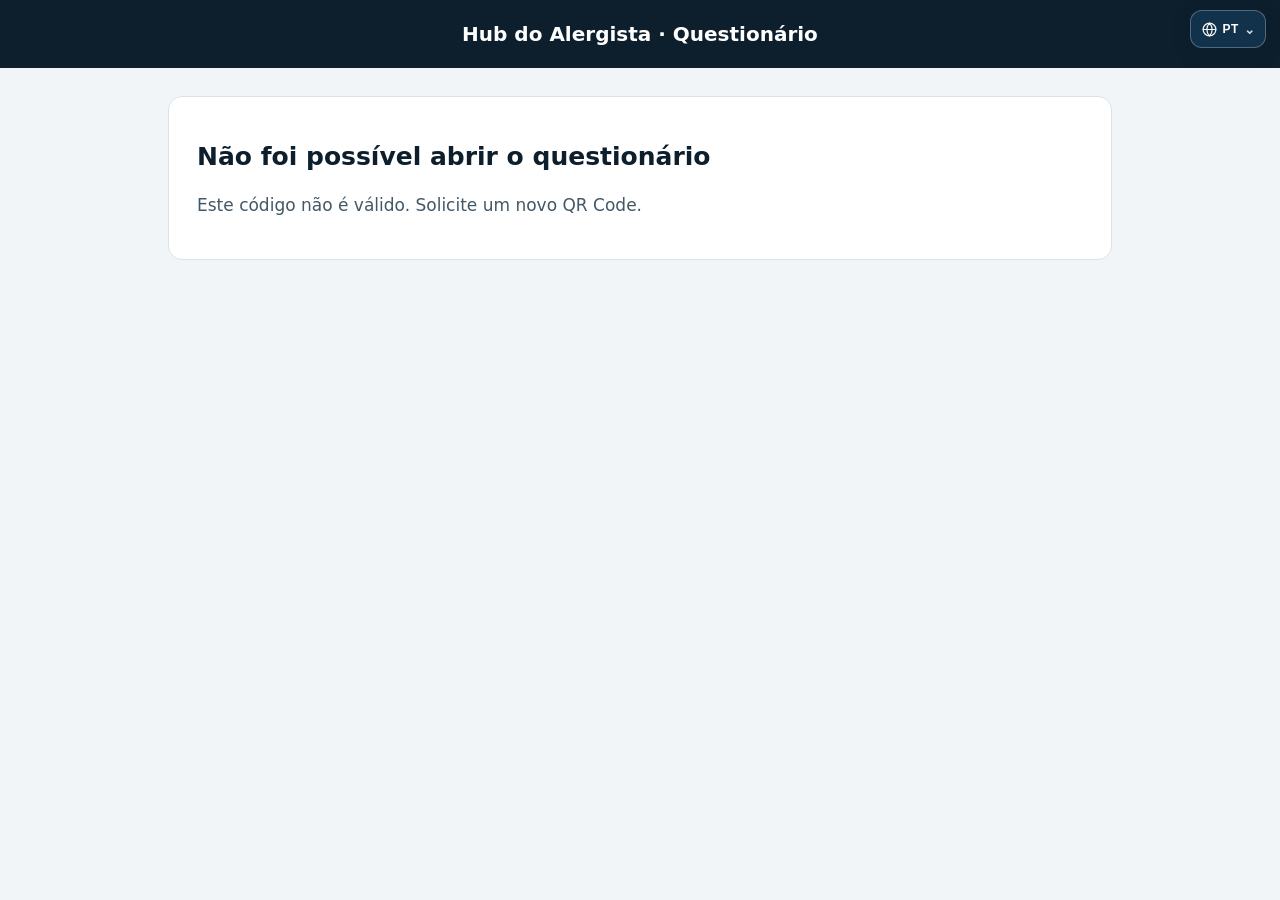
<file: score-paciente.html>
<!doctype html>
<html lang="pt-BR">
<head>
<meta charset="utf-8">
<meta name="viewport" content="width=device-width,initial-scale=1,viewport-fit=cover">
<meta name="robots" content="noindex,nofollow">
<meta name="referrer" content="no-referrer">
<meta http-equiv="Cache-Control" content="no-store">
<meta name="theme-color" content="#0d1f2d">
<title>Questionário — Hub do Alergista</title>
<style>
:root{--navy:#0d1f2d;--teal:#17697a;--aqua:#3bbfcc;--gold:#c9a84c}
*{box-sizing:border-box}html{font-family:system-ui,-apple-system,"Segoe UI",sans-serif;background:#f1f5f8;color:var(--navy)}body{margin:0}
header{background:var(--navy);color:white;padding:18px 16px;text-align:center;font-weight:750}
main{max-width:690px;margin:0 auto;padding:18px 14px 45px}
section,.question{background:white;border:1px solid #d9e4e9;border-radius:14px;padding:18px;margin-bottom:12px}
h1{font-size:23px;margin:0 0 9px}p{line-height:1.55;color:#425867}
.small{font-size:12px;color:#60788a}legend{font-size:15px;font-weight:720;line-height:1.45;padding:0;margin-bottom:10px}
.question{min-width:0}fieldset{border:0}.choice{display:flex;align-items:flex-start;gap:12px;padding:11px 10px;border:1px solid #d8e4e9;border-radius:10px;margin:7px 0;font-size:14px;line-height:1.4;cursor:pointer}
.choice:has(input:checked){border-color:var(--teal);background:#e8f7f9}
.choice input{margin-top:2px;accent-color:var(--teal);height:18px;width:18px;flex-shrink:0}
button{background:var(--teal);color:white;border:0;padding:14px 20px;width:100%;border-radius:12px;font-size:15px;font-weight:750;cursor:pointer}
button:disabled{opacity:.6;cursor:wait}
#progress{position:sticky;top:0;background:#f1f5f8;padding:12px 0;z-index:2;font-size:12px;color:#425867}
#progressbar{height:7px;background:#dae4e8;border-radius:20px;overflow:hidden;margin-top:7px}
#progressfill{background:var(--teal);height:100%;width:0%;transition:width .2s}
#aviso{color:#a33b32;min-height:18px;margin:12px 0}
input[type=range]{width:100%;accent-color:var(--teal)}
#nvas{display:block;text-align:center;font-size:26px;font-weight:750;padding:14px}
.consent{display:flex;align-items:flex-start;gap:10px;font-size:13px;line-height:1.5;margin:15px 0}.consent input{margin-top:4px}
#success{display:none;text-align:center}
#success h2{font-size:24px}
</style>
<link rel="stylesheet" href="desktop-universal.css?v=20261109-2">
<link rel="stylesheet" href="/hub-i18n.css?v=20261114-5">
</head>
<body class="hub-score-patient-page">
<header>Hub do Alergista · Questionário</header>
<main>
<section id="intro"><h1 id="titulo">Questionário</h1><p id="descricao"></p><p class="small">Não informe nome, CPF, prontuário, telefone ou outros dados que identifiquem você. O QR Code vale 15 minutos. As respostas ficam protegidas temporariamente no servidor para recuperação pelo profissional por até 7 dias; o último resultado pode permanecer no navegador dele até que seja apagado.</p></section>
<div id="progress" hidden><span id="progresstexto">0 respostas</span><div id="progressbar"><div id="progressfill"></div></div></div>
<form id="form" hidden novalidate>
  <div id="questions"></div>
  <section>
    <label class="consent"><input type="checkbox" id="consentimento" required> <span>Concordo em enviar minhas respostas de saúde ao profissional que apresentou este QR Code. Não será solicitado seu nome. As respostas são armazenadas temporariamente para permitir a entrega ao profissional, inclusive quando ele sair da tela.</span></label>
    <div id="aviso" role="alert" aria-live="assertive"></div>
    <button id="enviar" type="submit">Enviar respostas ao médico</button>
  </section>
</form>
<section id="success" role="status"><h2>Respostas enviadas</h2><p>Suas respostas foram enviadas. O profissional poderá consultar o último resultado mesmo depois de sair e voltar à tela. Você já pode fechar esta página.</p><p id="resultado"></p></section>
<section id="error" hidden><h2>Não foi possível abrir o questionário</h2><p id="error-msg">Solicite ao profissional um novo QR Code.</p></section>
</main>
<script src="/scores-qr-data.js?v=20261108-1"></script>
<script src="/scores-qr-common.js?v=20261124-gad7-1"></script>
<script src="/scores-qr-paciente.js?v=20261124-gad7-1"></script>
<script src="/hub-i18n.js?v=20261115-traducao3" defer></script>
</body>
</html>
</file>
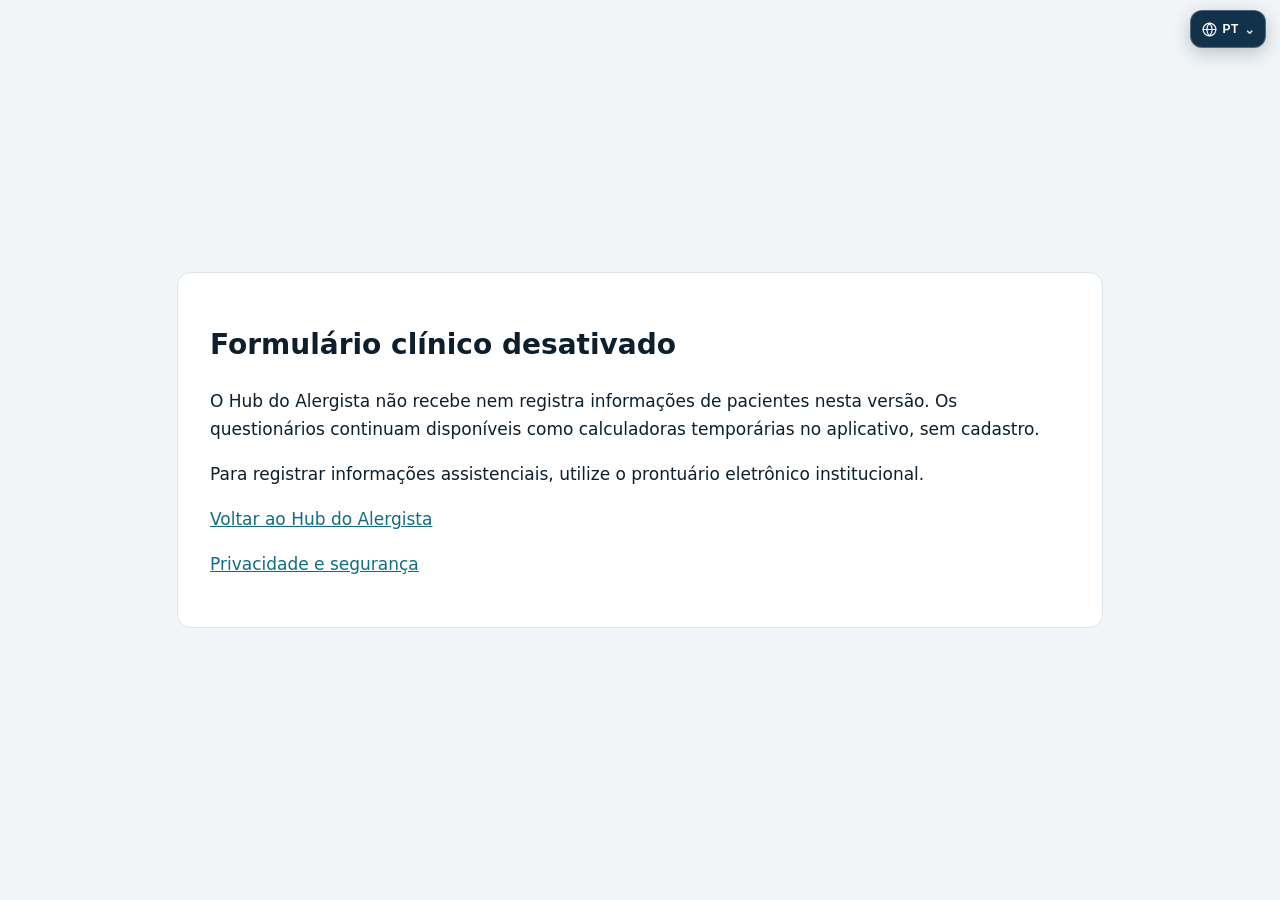
<file: snot22-paciente.html>
<!doctype html><html lang="pt-BR"><head><meta charset="utf-8"><meta name="viewport" content="width=device-width,initial-scale=1"><meta name="robots" content="noindex,nofollow"><meta name="referrer" content="no-referrer"><title>Formulário indisponível — Hub do Alergista</title><style>body{font:14px/1.6 system-ui,-apple-system,sans-serif;color:#0d1f2d;background:#f1f5f8;margin:0;padding:24px;min-height:100vh;display:grid;place-items:center;box-sizing:border-box}main{background:#fff;border:1px solid #dbe5eb;border-radius:14px;padding:24px;max-width:520px}h1{font-size:20px}a{color:#116d85}</style><link rel="stylesheet" href="desktop-universal.css?v=20261109-2">
<link rel="stylesheet" href="/hub-i18n.css?v=20261114-5">
</head><body class="hub-standalone-page"><main><h1>Formulário clínico desativado</h1><p>O Hub do Alergista não recebe nem registra informações de pacientes nesta versão. Os questionários continuam disponíveis como calculadoras temporárias no aplicativo, sem cadastro.</p><p>Para registrar informações assistenciais, utilize o prontuário eletrônico institucional.</p><p><a href="/">Voltar ao Hub do Alergista</a></p><p><a href="/privacidade.html">Privacidade e segurança</a></p></main><script src="/hub-i18n.js?v=20261115-traducao3" defer></script>
</body></html>
</file>
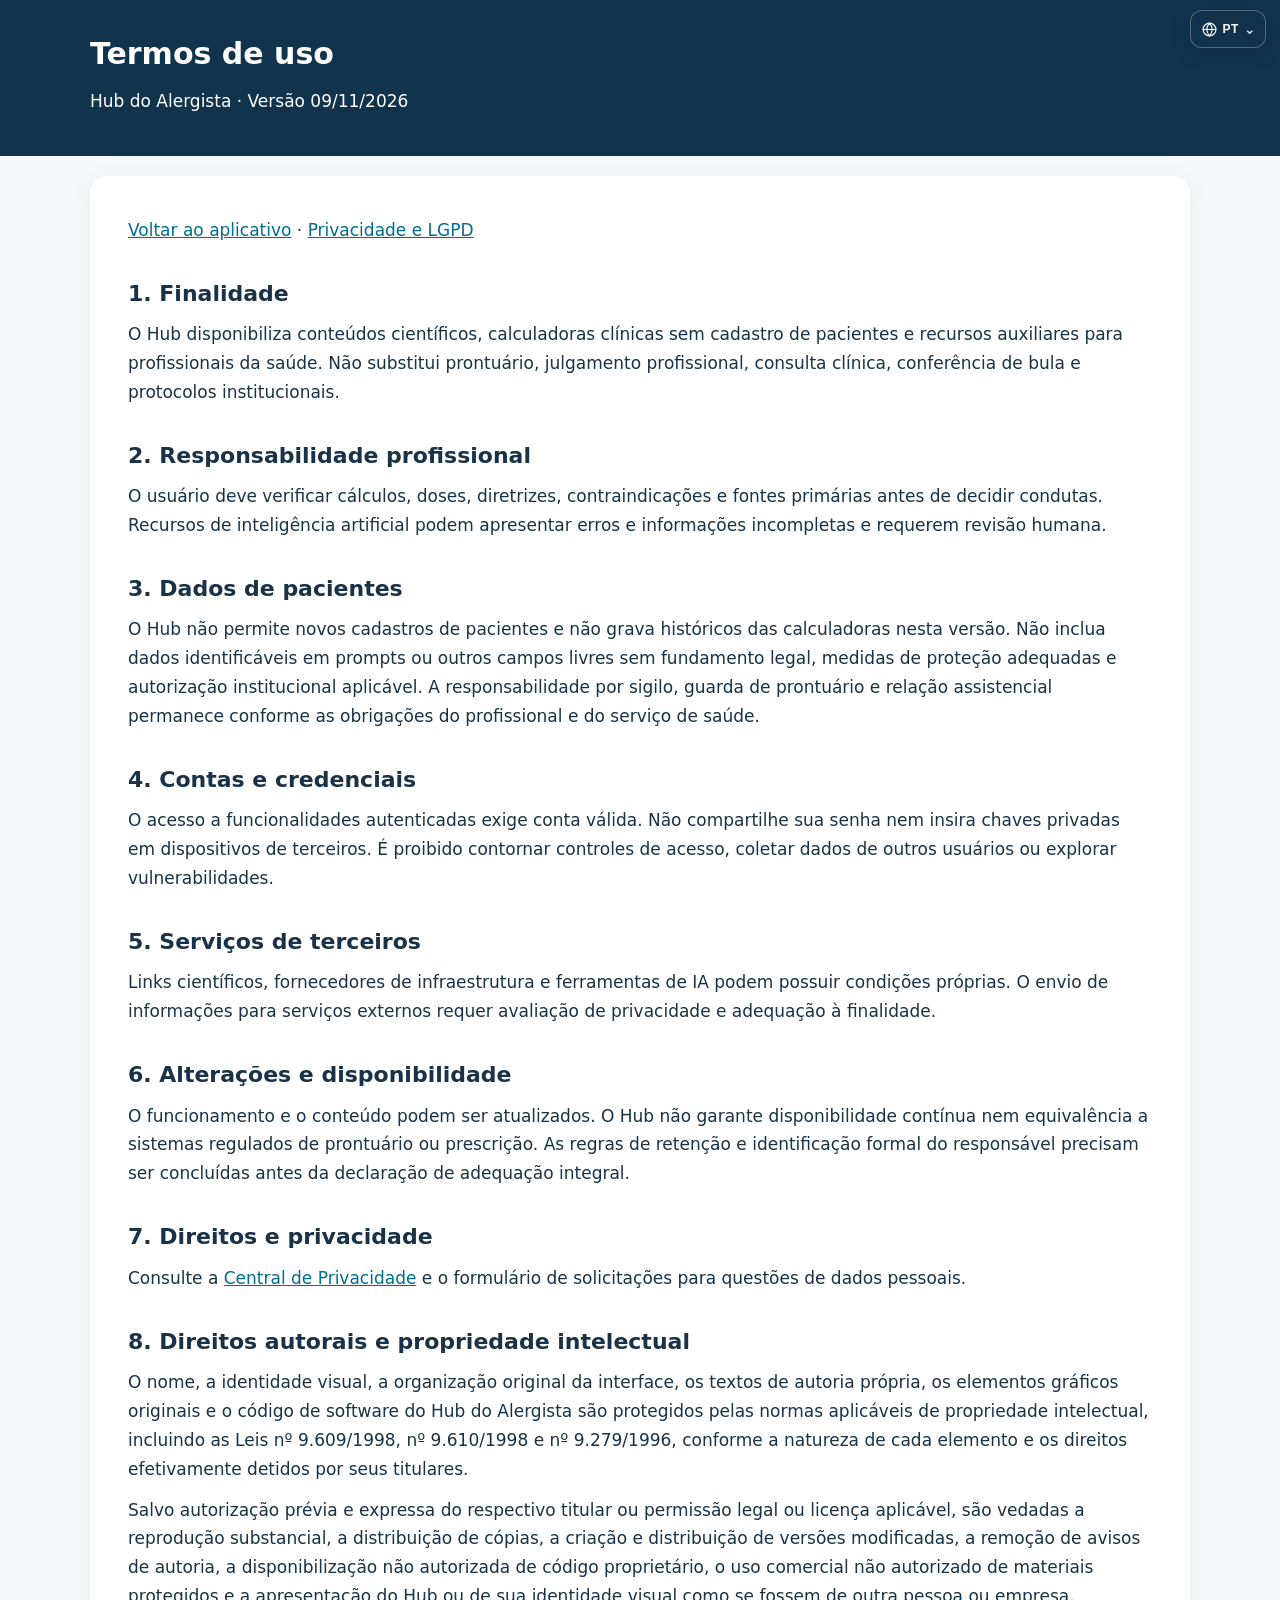
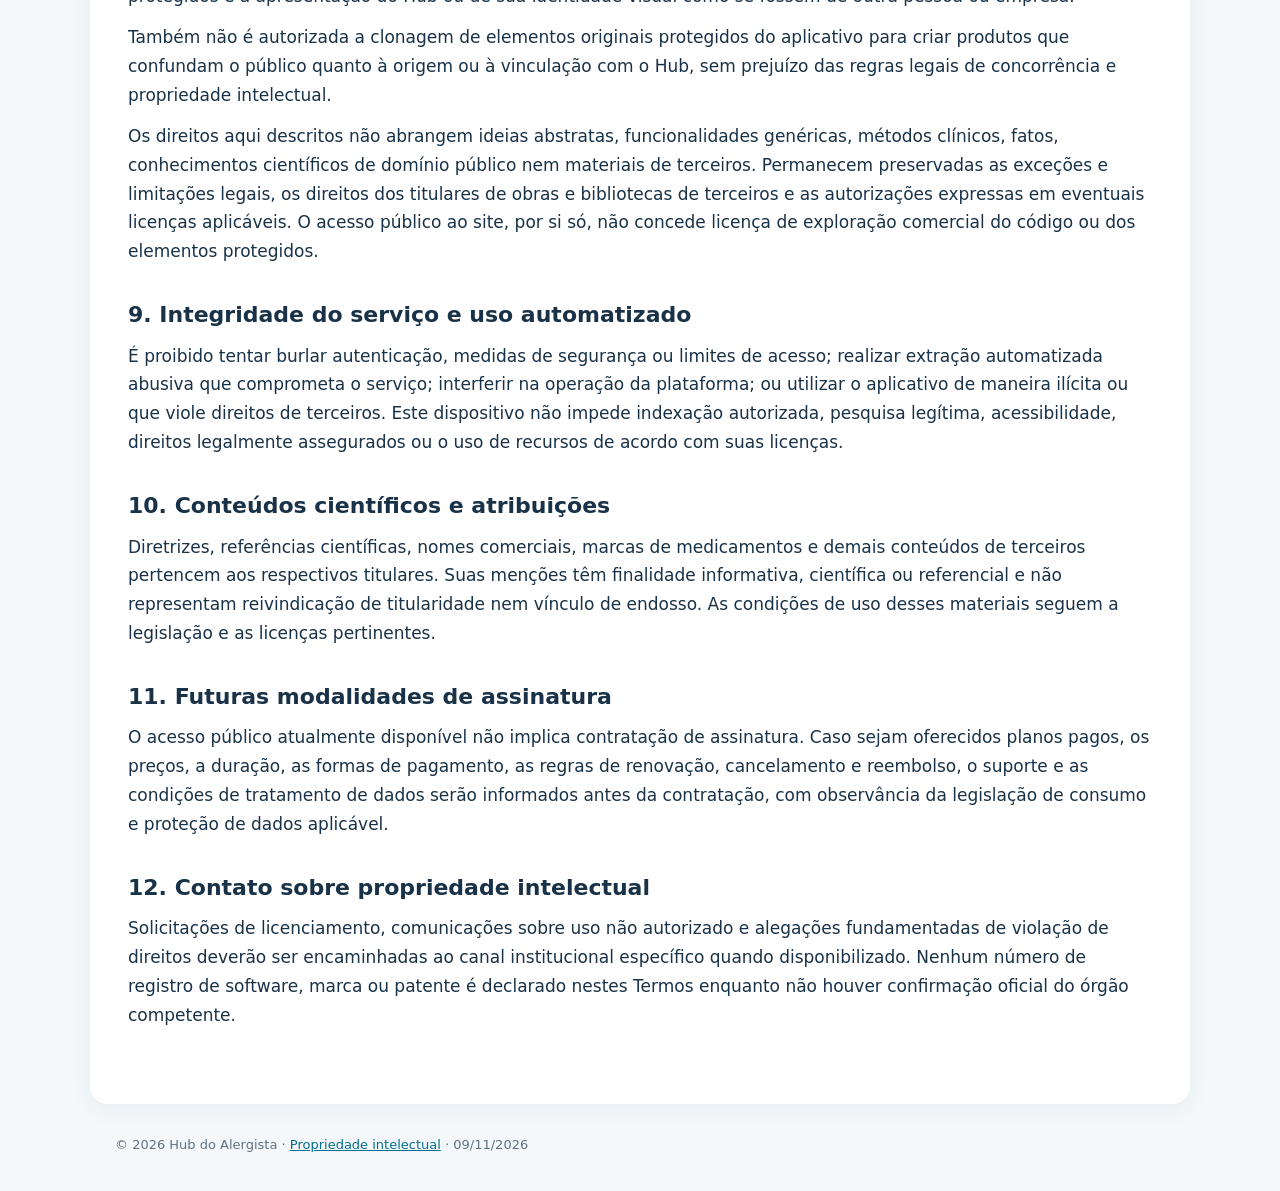
<file: termos.html>
<!doctype html><html lang="pt-BR"><head><meta charset="utf-8"><meta name="viewport" content="width=device-width,initial-scale=1"><meta name="referrer" content="no-referrer"><title>Termos de uso | Hub do Alergista</title><style>:root{color-scheme:light}*{box-sizing:border-box}body{margin:0;background:#f4f8fb;color:#193248;font:15px/1.65 system-ui,-apple-system,sans-serif}header{background:#12334c;color:white;padding:28px 20px}header div,main,footer{max-width:900px;margin:auto}h1{font-size:27px;margin:0 0 4px}h2{font-size:19px;margin:30px 0 8px}p{margin:8px 0 12px}main{background:white;padding:28px 32px;margin:20px auto;border-radius:18px;box-shadow:0 4px 25px #16384b10}a{color:#006e91}label{display:block;margin:12px 0 6px}input,select,textarea{display:block;padding:12px;border:1px solid #9ab4c1;border-radius:8px;width:100%;font:inherit}textarea{min-height:95px}button{background:#116e83;color:white;border:0;border-radius:9px;padding:12px 18px;margin-top:14px;cursor:pointer;font:inherit}footer{padding:10px 25px 35px;color:#607180;font-size:13px}.aviso{padding:12px 16px;border-left:4px solid #d19b35;background:#fff8ec}.miudo{font-size:12px;color:#586a77}@media(max-width:600px){main{margin:0;padding:20px;border-radius:0}}</style><link rel="stylesheet" href="desktop-universal.css?v=20261109-2">
<link rel="stylesheet" href="/hub-i18n.css?v=20261114-5">
</head><body class="hub-legal-page"><header><div><h1>Termos de uso</h1><p>Hub do Alergista · Versão 09/11/2026</p></div></header><main><p><a href="/">Voltar ao aplicativo</a> · <a href="/privacidade.html">Privacidade e LGPD</a></p><h2>1. Finalidade</h2><p>O Hub disponibiliza conteúdos científicos, calculadoras clínicas sem cadastro de pacientes e recursos auxiliares para profissionais da saúde. Não substitui prontuário, julgamento profissional, consulta clínica, conferência de bula e protocolos institucionais.</p><h2>2. Responsabilidade profissional</h2><p>O usuário deve verificar cálculos, doses, diretrizes, contraindicações e fontes primárias antes de decidir condutas. Recursos de inteligência artificial podem apresentar erros e informações incompletas e requerem revisão humana.</p><h2>3. Dados de pacientes</h2><p>O Hub não permite novos cadastros de pacientes e não grava históricos das calculadoras nesta versão. Não inclua dados identificáveis em prompts ou outros campos livres sem fundamento legal, medidas de proteção adequadas e autorização institucional aplicável. A responsabilidade por sigilo, guarda de prontuário e relação assistencial permanece conforme as obrigações do profissional e do serviço de saúde.</p><h2>4. Contas e credenciais</h2><p>O acesso a funcionalidades autenticadas exige conta válida. Não compartilhe sua senha nem insira chaves privadas em dispositivos de terceiros. É proibido contornar controles de acesso, coletar dados de outros usuários ou explorar vulnerabilidades.</p><h2>5. Serviços de terceiros</h2><p>Links científicos, fornecedores de infraestrutura e ferramentas de IA podem possuir condições próprias. O envio de informações para serviços externos requer avaliação de privacidade e adequação à finalidade.</p><h2>6. Alterações e disponibilidade</h2><p>O funcionamento e o conteúdo podem ser atualizados. O Hub não garante disponibilidade contínua nem equivalência a sistemas regulados de prontuário ou prescrição. As regras de retenção e identificação formal do responsável precisam ser concluídas antes da declaração de adequação integral.</p><h2>7. Direitos e privacidade</h2><p>Consulte a <a href="/privacidade.html">Central de Privacidade</a> e o formulário de solicitações para questões de dados pessoais.</p><h2 id="propriedade-intelectual">8. Direitos autorais e propriedade intelectual</h2>
<p>O nome, a identidade visual, a organização original da interface, os textos de autoria própria, os elementos gráficos originais e o código de software do Hub do Alergista são protegidos pelas normas aplicáveis de propriedade intelectual, incluindo as Leis nº 9.609/1998, nº 9.610/1998 e nº 9.279/1996, conforme a natureza de cada elemento e os direitos efetivamente detidos por seus titulares.</p>
<p>Salvo autorização prévia e expressa do respectivo titular ou permissão legal ou licença aplicável, são vedadas a reprodução substancial, a distribuição de cópias, a criação e distribuição de versões modificadas, a remoção de avisos de autoria, a disponibilização não autorizada de código proprietário, o uso comercial não autorizado de materiais protegidos e a apresentação do Hub ou de sua identidade visual como se fossem de outra pessoa ou empresa.</p>
<p>Também não é autorizada a clonagem de elementos originais protegidos do aplicativo para criar produtos que confundam o público quanto à origem ou à vinculação com o Hub, sem prejuízo das regras legais de concorrência e propriedade intelectual.</p>
<p>Os direitos aqui descritos não abrangem ideias abstratas, funcionalidades genéricas, métodos clínicos, fatos, conhecimentos científicos de domínio público nem materiais de terceiros. Permanecem preservadas as exceções e limitações legais, os direitos dos titulares de obras e bibliotecas de terceiros e as autorizações expressas em eventuais licenças aplicáveis. O acesso público ao site, por si só, não concede licença de exploração comercial do código ou dos elementos protegidos.</p>
<h2>9. Integridade do serviço e uso automatizado</h2>
<p>É proibido tentar burlar autenticação, medidas de segurança ou limites de acesso; realizar extração automatizada abusiva que comprometa o serviço; interferir na operação da plataforma; ou utilizar o aplicativo de maneira ilícita ou que viole direitos de terceiros. Este dispositivo não impede indexação autorizada, pesquisa legítima, acessibilidade, direitos legalmente assegurados ou o uso de recursos de acordo com suas licenças.</p>
<h2>10. Conteúdos científicos e atribuições</h2>
<p>Diretrizes, referências científicas, nomes comerciais, marcas de medicamentos e demais conteúdos de terceiros pertencem aos respectivos titulares. Suas menções têm finalidade informativa, científica ou referencial e não representam reivindicação de titularidade nem vínculo de endosso. As condições de uso desses materiais seguem a legislação e as licenças pertinentes.</p>
<h2>11. Futuras modalidades de assinatura</h2>
<p>O acesso público atualmente disponível não implica contratação de assinatura. Caso sejam oferecidos planos pagos, os preços, a duração, as formas de pagamento, as regras de renovação, cancelamento e reembolso, o suporte e as condições de tratamento de dados serão informados antes da contratação, com observância da legislação de consumo e proteção de dados aplicável.</p>
<h2>12. Contato sobre propriedade intelectual</h2>
<p>Solicitações de licenciamento, comunicações sobre uso não autorizado e alegações fundamentadas de violação de direitos deverão ser encaminhadas ao canal institucional específico quando disponibilizado. Nenhum número de registro de software, marca ou patente é declarado nestes Termos enquanto não houver confirmação oficial do órgão competente.</p></main><footer>© 2026 Hub do Alergista · <a href="/termos.html#propriedade-intelectual">Propriedade intelectual</a> · 09/11/2026</footer><script src="/hub-i18n.js?v=20261115-traducao3" defer></script>
</body></html>
</file>
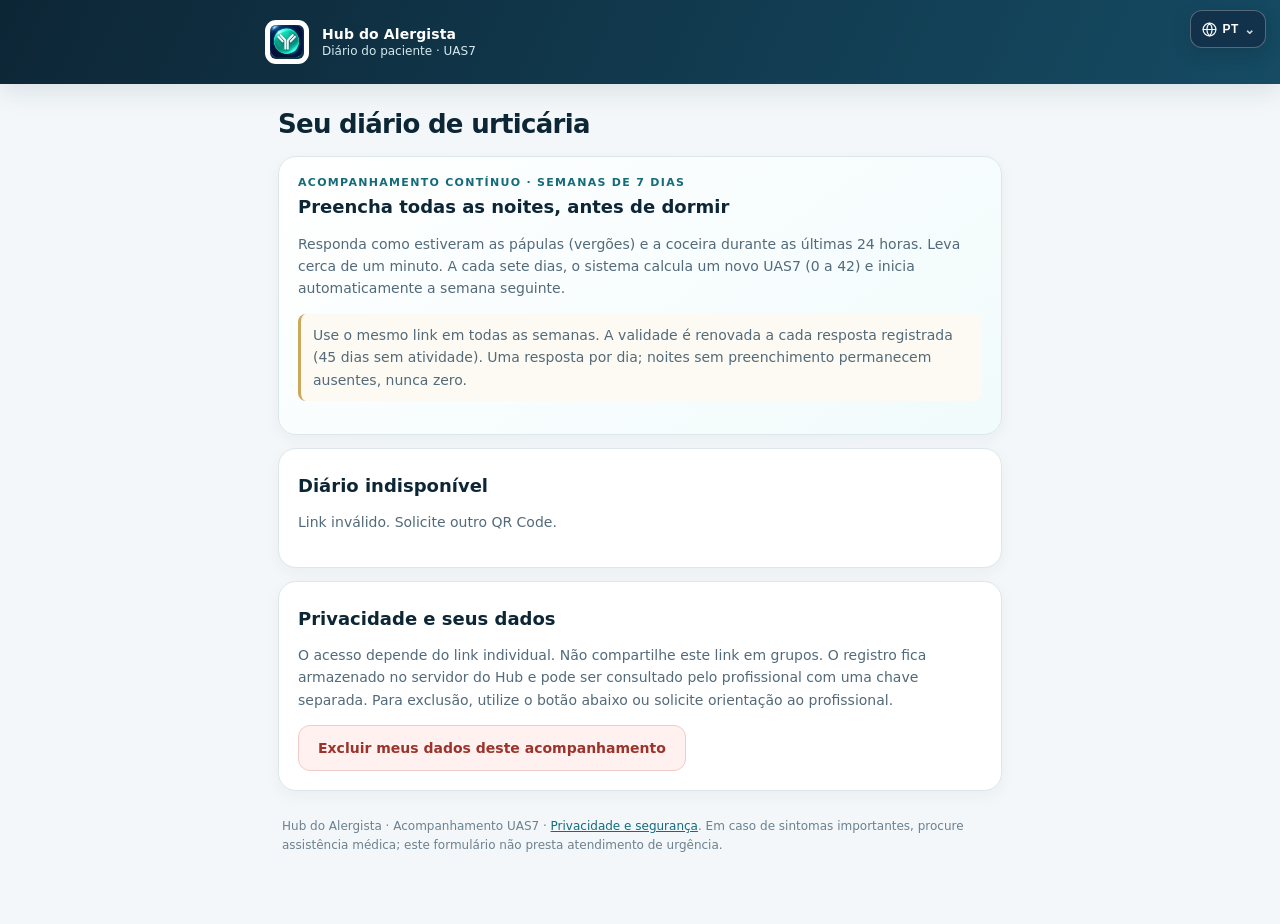
<file: uas7-paciente.html>
<!doctype html>
<html lang="pt-BR"><head><meta charset="utf-8"><meta name="viewport" content="width=device-width,initial-scale=1,viewport-fit=cover"><meta name="robots" content="noindex,nofollow,noarchive"><meta name="referrer" content="no-referrer"><meta http-equiv="Cache-Control" content="no-store"><meta name="theme-color" content="#0d2636"><title>UAS7 · Diário do paciente | Hub do Alergista</title><link rel="stylesheet" href="/uas7-diario.css?v=20261116-semanas3"><link rel="stylesheet" href="/hub-i18n.css?v=20261114-5"></head>
<body>
<header class="uas-top"><div class="uas-top-in"><img class="uas-logo" src="/assets/logo-hub.webp" alt="Hub do Alergista"><div><div class="uas-top-title">Hub do Alergista</div><div class="uas-top-sub">Diário do paciente · UAS7</div></div></div></header>
<main class="uas-main"><h1 class="uas-heading">Seu diário de urticária</h1>
<section class="uas-card uas-hero"><div class="uas-eyebrow">Acompanhamento contínuo · Semanas de 7 dias</div><h2>Preencha todas as noites, antes de dormir</h2><p>Responda como estiveram as pápulas (vergões) e a coceira durante as últimas 24 horas. Leva cerca de um minuto. A cada sete dias, o sistema calcula um novo UAS7 (0 a 42) e inicia automaticamente a semana seguinte.</p><p class="uas-note">Use o mesmo link em todas as semanas. A validade é renovada a cada resposta registrada (45 dias sem atividade). Uma resposta por dia; noites sem preenchimento permanecem ausentes, nunca zero.</p></section>
<section class="uas-card" id="painelProgresso" hidden><div class="uas-eyebrow">Seu acompanhamento</div><h2 id="subProgresso">Progresso</h2><div class="uas-progress" id="diasProgresso" aria-label="Dias preenchidos"></div><p id="detalheProgresso" class="uas-muted"></p><div id="pontuacao" class="uas-score"></div><div id="listaRespostas"></div></section>
<form id="formDiario" class="uas-card" hidden novalidate><div class="uas-eyebrow" id="etapaAtual">Registro de hoje</div><h2>Como foi sua urticária hoje?</h2>
<div id="cadastro"><h3 style="font-size:15px;margin:16px 0 8px">Identificação inicial (apenas no primeiro dia)</h3>
<div class="uas-field"><label for="pacienteNome">Nome completo</label><input id="pacienteNome" name="nome" type="text" autocomplete="name" minlength="3" maxlength="100" placeholder="Seu nome completo" required></div>
<div class="uas-grid"><div class="uas-field"><label for="pacienteIdade">Idade (anos completos)</label><input id="pacienteIdade" name="idade" type="number" min="0" max="120" step="1" inputmode="numeric" placeholder="Ex.: 32" required></div><div class="uas-field"><label for="pacienteCidade">Cidade de origem / UF</label><input id="pacienteCidade" name="cidade" type="text" maxlength="100" placeholder="Ex.: Belo Horizonte / MG" required></div></div></div>
<fieldset class="uas-question"><legend>1. Quantos vergões (pápulas) de urticária você teve nas últimas 24 horas?</legend>
<label class="uas-choice"><input type="radio" name="papulas" value="0" required>0 — Nenhum vergão</label><label class="uas-choice"><input type="radio" name="papulas" value="1">1 — Menos de 20 vergões</label><label class="uas-choice"><input type="radio" name="papulas" value="2">2 — De 20 a 50 vergões</label><label class="uas-choice"><input type="radio" name="papulas" value="3">3 — Mais de 50 vergões ou vergões que se juntam</label></fieldset>
<fieldset class="uas-question"><legend>2. Qual foi a intensidade da coceira nas últimas 24 horas?</legend>
<label class="uas-choice"><input type="radio" name="prurido" value="0" required>0 — Não tive coceira</label><label class="uas-choice"><input type="radio" name="prurido" value="1">1 — Leve: percebi, mas não incomodou</label><label class="uas-choice"><input type="radio" name="prurido" value="2">2 — Moderada: incomodou, mas não atrapalhou atividades nem sono</label><label class="uas-choice"><input type="radio" name="prurido" value="3">3 — Intensa: atrapalhou atividades ou sono</label></fieldset>
<label class="uas-check" id="blocoConsentimento"><input type="checkbox" id="consentimento" required><span>Sou o(a) paciente ou responsável legal e autorizo o registro de meu nome, idade, cidade e respostas diárias para acompanhamento clínico pelo profissional que me forneceu este link. Li o <a href="/privacidade.html" target="_blank" rel="noopener noreferrer">aviso de privacidade</a>. Entendo que este diário não substitui o prontuário médico.</span></label>
<div id="avisoFormulario" class="uas-status" role="alert" aria-live="polite"></div><button class="uas-btn" id="enviar" type="submit" style="width:100%">Salvar resposta de hoje</button></form>
<section id="mensagem" class="uas-card" hidden role="status"><h2 id="mensagemTitulo">—</h2><p id="mensagemTexto"></p></section>
<section class="uas-card"><h2>Privacidade e seus dados</h2><p class="uas-muted">O acesso depende do link individual. Não compartilhe este link em grupos. O registro fica armazenado no servidor do Hub e pode ser consultado pelo profissional com uma chave separada. Para exclusão, utilize o botão abaixo ou solicite orientação ao profissional.</p><button type="button" id="excluir" class="uas-btn danger">Excluir meus dados deste acompanhamento</button></section>
<footer class="uas-footer">Hub do Alergista · Acompanhamento UAS7 · <a href="/privacidade.html">Privacidade e segurança</a>. Em caso de sintomas importantes, procure assistência médica; este formulário não presta atendimento de urgência.</footer>
</main><script src="/uas7-paciente.js?v=20261116-semanas2" defer></script><script src="/hub-i18n.js?v=20261115-traducao3" defer></script></body></html>
</file>
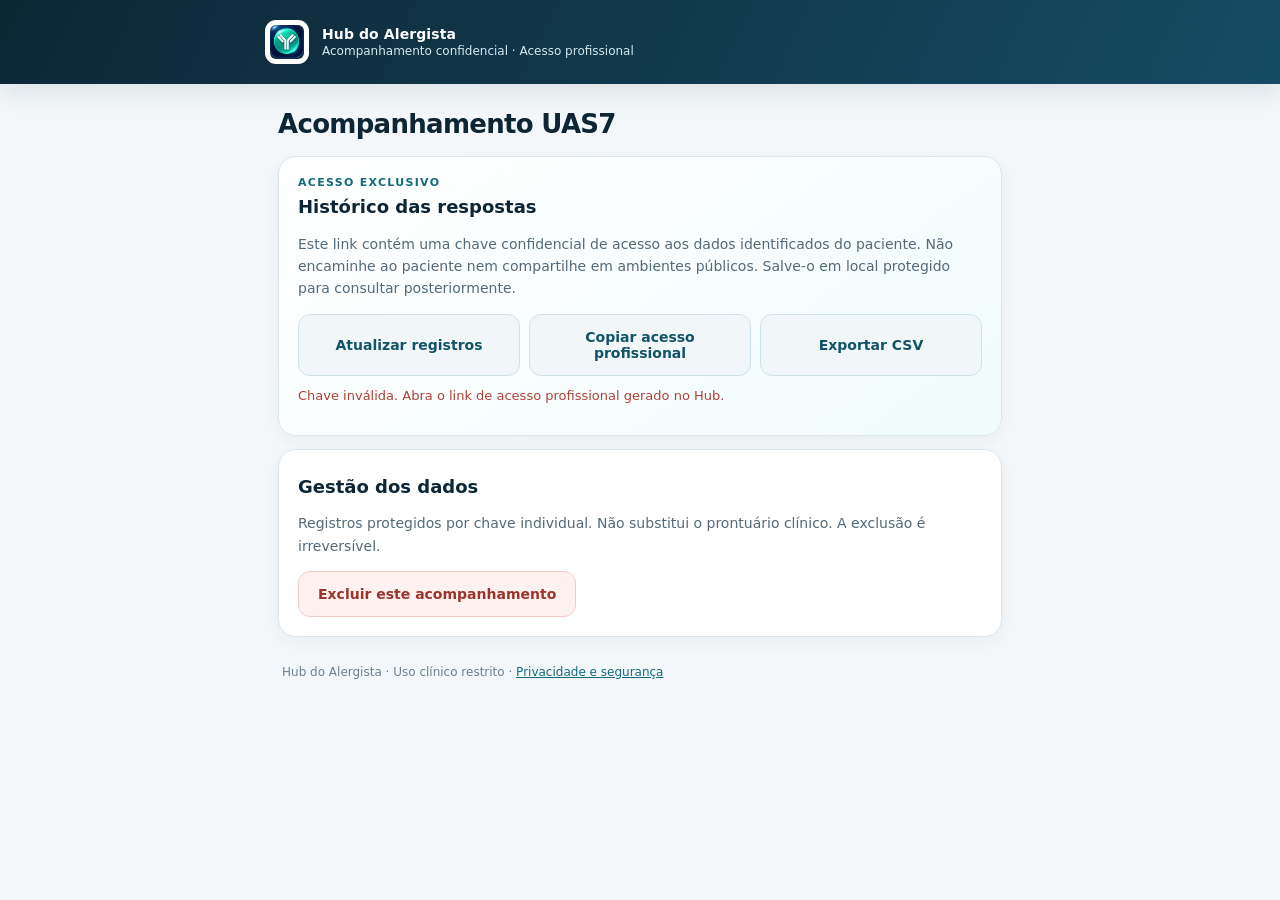
<file: uas7-profissional.html>
<!doctype html>
<html lang="pt-BR"><head><meta charset="utf-8"><meta name="viewport" content="width=device-width,initial-scale=1,viewport-fit=cover"><meta name="robots" content="noindex,nofollow,noarchive"><meta name="referrer" content="no-referrer"><meta http-equiv="Cache-Control" content="no-store"><meta name="theme-color" content="#0d2636"><title>UAS7 · Acompanhamento profissional | Hub do Alergista</title><link rel="stylesheet" href="/uas7-diario.css?v=20261116-semanas3"></head>
<body><header class="uas-top"><div class="uas-top-in"><img class="uas-logo" src="/assets/logo-hub.webp" alt="Hub do Alergista"><div><div class="uas-top-title">Hub do Alergista</div><div class="uas-top-sub">Acompanhamento confidencial · Acesso profissional</div></div></div></header>
<main class="uas-main"><h1 class="uas-heading">Acompanhamento UAS7</h1>
<section class="uas-card uas-hero"><div class="uas-eyebrow">Acesso exclusivo</div><h2>Histórico das respostas</h2><p class="uas-muted">Este link contém uma chave confidencial de acesso aos dados identificados do paciente. Não encaminhe ao paciente nem compartilhe em ambientes públicos. Salve-o em local protegido para consultar posteriormente.</p><div class="uas-actions"><button class="uas-btn ghost" type="button" id="atualizar">Atualizar registros</button><button class="uas-btn ghost" type="button" id="copiar">Copiar acesso profissional</button><button class="uas-btn ghost" type="button" id="csv">Exportar CSV</button></div><div id="status" class="uas-status" aria-live="polite"></div></section>
<section class="uas-card" id="info" hidden><div class="uas-eyebrow">Paciente</div><h2 id="nome">—</h2><p id="dados" class="uas-muted"></p><div class="uas-progress" id="dias"></div><p id="andamento" class="uas-muted"></p><div id="escore" class="uas-score"></div><div id="esclegenda" class="uas-muted"></div><div id="historicoSemanas"></div></section>
<section class="uas-card" id="tabelaBox" hidden><h2>Todos os registros noturnos</h2><table class="uas-list"><thead><tr><th>Semana</th><th>Data</th><th>Pápulas</th><th>Prurido</th><th>Total</th></tr></thead><tbody id="linhas"></tbody></table><p class="uas-note">UAS7 = soma de pápulas (0–3) e prurido (0–3) de sete dias consecutivos. Uma semana incompleta não recebe resultado UAS7 final.</p></section>
<section class="uas-card"><h2>Gestão dos dados</h2><p class="uas-muted">Registros protegidos por chave individual. Não substitui o prontuário clínico. A exclusão é irreversível.</p><button class="uas-btn danger" id="excluir" type="button">Excluir este acompanhamento</button></section>
<footer class="uas-footer">Hub do Alergista · Uso clínico restrito · <a href="/privacidade.html">Privacidade e segurança</a></footer>
</main><script src="/uas7-profissional.js?v=20261116-semanas2" defer></script></body></html>
</file>
<file: hub-i18n.css>
/* Hub do Alergista — controle de idiomas compacto e responsivo */
.topbar .hub-language-control{
  position:relative;display:inline-flex;align-items:center;justify-content:center;gap:5px;
  flex:0 0 auto;min-width:58px;height:35px;padding:0 9px;box-sizing:border-box;
  color:#fff;background:rgba(255,255,255,.095);border:1px solid rgba(255,255,255,.19);
  border-radius:11px;font:700 11px/1 'Manrope',Arial,sans-serif;
  letter-spacing:.035em;transition:background .18s,border-color .18s;
}
.topbar .hub-language-control:hover,.topbar .hub-language-control:focus-within{
  background:rgba(255,255,255,.17);border-color:rgba(255,255,255,.45);
}
.hub-language-control svg{display:block;flex:0 0 auto;opacity:.95}
.hub-language-control .hub-lang-arrow{opacity:.72;font-size:12px;line-height:1}
.hub-language-native{
  position:absolute;inset:0;display:block;width:100%;height:100%;opacity:0;cursor:pointer;
  font-size:16px;z-index:2;
}
.hub-language-native:focus-visible{outline:2px solid #e2b968;outline-offset:3px;opacity:.01}
.hub-language-preferences{
  margin:8px 16px 12px;background:#fff;border:1px solid #dfeaf0;border-radius:13px;
  padding:15px 16px;box-sizing:border-box;box-shadow:0 3px 10px rgba(14,35,53,.035)
}
.hub-language-label{display:block;font:800 13px/1.45 'Manrope',Arial,sans-serif;color:#153149;margin:0 0 3px}
.hub-language-description{margin:0 0 10px;font:400 11px/1.5 'Manrope',Arial,sans-serif;color:#718396}
.hub-language-settings-select{
  appearance:auto;width:100%;min-height:42px;border:1px solid #d5e1e7;
  border-radius:9px;background:#f8fafc;color:#13324d;
  font:700 13px 'Manrope',Arial,sans-serif;padding:8px 12px
}
.hub-language-settings-select:focus-visible{outline:2px solid #2e99ab;outline-offset:2px}
@media(max-width:520px){
  .topbar{gap:6px;padding-left:9px;padding-right:9px}
  .topbar .tb-search{min-width:0}
  .topbar .hub-language-control{min-width:52px;height:34px;gap:3px;padding:0 6px}
  .topbar .hub-language-control svg{width:15px;height:15px}
}
@media(max-width:390px){
  .topbar .tb-name{display:none}
  .topbar .tb-search{padding:6px}
  .topbar .hub-language-control{min-width:49px}
}

/* Páginas independentes (termos, privacidade, instalação e questionários) */
.hub-language-floating{
  position:fixed;right:14px;top:max(10px,env(safe-area-inset-top));z-index:10002;
  display:flex;align-items:center;justify-content:center;gap:5px;
  min-width:64px;height:38px;padding:0 10px;box-sizing:border-box;
  background:#12314a;color:#fff;border:1px solid rgba(255,255,255,.28);
  border-radius:12px;box-shadow:0 5px 18px rgba(12,29,48,.24);
  font:700 12px/1 'Manrope',Arial,sans-serif;letter-spacing:.03em
}
.hub-language-floating svg{width:17px;height:17px}
.hub-language-floating .hub-lang-arrow{font-size:13px;opacity:.8}
.hub-language-floating:focus-within{outline:2px solid #c5a24d;outline-offset:2px}

/* Indicação discreta durante a tradução de conteúdo das telas */
.hub-language-control.hub-language-loading::after{
  content:'';position:absolute;top:-3px;right:-3px;width:7px;height:7px;
  border-radius:50%;background:#d7ae58;border:1px solid #fff;
  box-shadow:0 0 0 2px rgba(13,31,45,.24);
  animation:hubLanguagePulse 1.25s ease-in-out infinite;
  pointer-events:none;
}
@keyframes hubLanguagePulse{0%,100%{opacity:.55;transform:scale(.85)}50%{opacity:1;transform:scale(1.13)}}
@media(prefers-reduced-motion:reduce){
  .hub-language-control.hub-language-loading::after{animation:none}
}
</file>
<file: desktop-universal.css>
/* HUB | Desktop universal.
   Complementa o layout responsivo em todas as seções da aplicação.
   Não altera smartphone/tablet e não depende do sistema operacional. */
@media (min-width: 1024px) {
  html { -webkit-text-size-adjust: 100%; text-size-adjust: 100%; }
  body { width: 100%; max-width: min(100%, 1920px); }
  .scroll-area, .page { width: 100%; min-width: 0; }
  .page { font-size: 17px; line-height: 1.6; }
  .page :is(h1, h2, h3, h4) { line-height: 1.35; }
  .page :is(p, li, dt, dd, td, th, label, summary) { font-size: 16px !important; line-height: 1.65; }
  .page :is(input:not([type="checkbox"]):not([type="radio"]):not([type="range"]):not([type="hidden"]):not([type="file"]), select, textarea) {
    font-size: 16px !important;
    min-height: 44px;
    max-width: 100%;
  }
  .page :is(textarea, select, input) { font-family: inherit; }
  .page :is(button, .btn, .link-btn) { line-height: 1.4; }
  .page :is(button, .btn, .link-btn):focus-visible,
  .page :is(input, select, textarea):focus-visible { outline-offset: 2px; }
  .page :is(table, img, video) { max-width: 100%; }
  .page :is(.igcalc-table, .ig-tbl, .vsd-table) { max-width: 100%; }
  .page :is(.igcalc-table, .ig-tbl) th,
  .page :is(.igcalc-table, .ig-tbl) td { font-size: 14px !important; line-height: 1.55; }
  .page :is(.scroll-area, .overflow-table, .table-wrap) { overflow-x: auto; }
  .page :is(.qcard, .guide-card, .bio-card, .vac-card, .igcat-item, .mat-card, .home-fav-card) {
    min-width: 0;
  }
  .page :is(.guide-card, .rel-row, .caso-card, .course-card, .art-card, .fav-row, .mat-card) {
    line-height: 1.6;
  }
  .page :is(.rel-row, .course-card, .mat-card, .guide-card) {
    padding: 18px 22px;
  }
  .page :is(.caso-hdr, .caso-body, .caso-foot, .art-card, .fav-row) {
    padding-left: 22px;
    padding-right: 22px;
  }
  .page :is(.rel-title, .course-title, .fc-title, .pc-title, .gc-name) {
    font-size: 17px !important;
    line-height: 1.45;
  }
  .page :is(.rel-desc, .course-meta, .fc-body, .pc-body, .nc-body, .ap-desc, .comply) {
    font-size: 16px !important;
    line-height: 1.6;
  }
  .page :is(.btn, .btn-sm, .sp-btn, .di-add-btn, .ig-btn, .lab-tab, .forum-channel, .fchip, .igchat-chip, .ia-prov-btn, .ap-send) {
    font-size: 16px !important;
    min-height: 40px;
  }
  .page .btn-sm { padding: 9px 13px; }
  .page .pg-back { font-size: 16px !important; padding: 16px 22px; margin-left: 24px; width: calc(100% - 48px); }
  .page .lab-tabs { gap: 10px; padding: 8px 24px 16px; }
  .page .lab-search, .page .di-input-row { padding: 11px 15px; gap: 12px; }
  .page :is(.di-search-box, .di-chips, .di-result, .ig-form, .ige-search-hero, .utd-panel) {
    margin-left: 24px;
    margin-right: 24px;
  }
  .page .di-check-btn { width: calc(100% - 48px); margin-left: 24px; margin-right: 24px; }
  .page .di-result-header { font-size: 16px !important; padding: 17px 20px; }
  .page .di-result-body { font-size: 16px !important; padding: 18px 20px; }
  .page .di-result-pair { font-size: 16px !important; }
  .page .di-suggestion-chip { font-size: 14px !important; padding: 8px 12px; }
  .page .vac-grid { gap: 16px; }
  .page .vac-header { padding: 21px 17px; gap: 13px; }
  .page .vac-name { font-size: 17px !important; }
  .page .vac-protection, .page .vac-brand { font-size: 13.5px !important; }
  .page .ig-form { padding: 20px 22px; }
  .page .ig-grid { gap: 14px; }
  .page .ig-card { padding: 17px 19px; gap: 8px; }
  .page .ig-card .ig-n { font-size: 16px !important; }
  .page .ig-card .ig-f, .page .ig-card .ig-c { font-size: 14px !important; }
  .page .ig-card .ig-marca { font-size: 12px !important; }
  .page .ig-f-row { gap: 8px; margin-bottom: 15px; }
  .page .ige-workspace { padding: 0 24px 30px; gap: 22px; }
  .page .ige-workspace.note-open { grid-template-columns: minmax(0, 1fr) minmax(350px, 420px); }
  .page .ige-results { grid-template-columns: repeat(auto-fill, minmax(min(100%, 250px), 1fr)); gap: 14px; }
  .page .ige-results .ige-card .ige-hit { padding: 16px; }
  .page .ige-search-hero { padding: 19px 22px; }
  .page .ige-search-heading { font-size: 20px !important; }
  .page .ige-search-caption { font-size: 14px !important; }
  .page .vsd-grid { grid-template-columns: repeat(auto-fit, minmax(min(100%, 260px), 1fr)); gap: 12px; }
  .page .vsd-summary { min-height: 145px; padding: 15px 17px; }
  .page .vsd-card-title { font-size: 16px !important; }
  .page .vsd-card-short, .page .vsd-deep, .page .vsd-card p { font-size: 14.5px !important; }
  .page .utd-panel { padding: 18px 21px; }
  .page .utd-head h2 { font-size: 19px !important; }
  .page .utd-item { padding: 14px 17px; }
  .page .utd-item p { font-size: 16px !important; }
  .page .igcalc-shell { max-width: 1600px; }
  .page .igcalc-section { padding: 19px 22px; }
  .page .igmain-detail { padding: 20px !important; }
  .page .igmain-detail :is(p,li,th,td) { font-size: 16px !important; }
  .page .igcat-heading h3 { font-size: 19px !important; }
  .page .igcat-group h4 { font-size: 16px !important; }
  .page .igcat-name, .page .igcat-item.open .igcat-name { font-size: 17px !important; }
  .page .igcat-item>.igcat-card { min-height: 105px; padding: 16px; }
  .page .fav-row { padding-top: 18px; padding-bottom: 18px; }
  .page .fav-title { font-size: 16px !important; }
  .page .fav-sub { font-size: 14px !important; }
  .page .home-fav-card { min-height: 150px; padding: 16px; }
  .page .home-fav-card .fav-title { font-size: 16px !important; }
  .page .home-fav-card .fav-sub { font-size: 14px !important; }
  .page .score-grid { gap: 16px; }
  .page .score-grid .sp-name { font-size: 24px !important; }
  .page .sp-desc { font-size: 16px !important; }
  .page .bio-grid .bio-name { font-size: 17px !important; }
  .page .bio-grid .bio-comercial { font-size: 13px !important; }
  .page .bio-label { font-size: 14.5px !important; }
  .page .bio-value { font-size: 16px !important; }
  .page .bio-value li { font-size: 16px !important; }
  .page .bio-grid-detail { scroll-margin-top: 86px; }
  .page .hub-share-copy { min-width: 0; }
  .page .hub-congress-assist-form { width: 100%; min-width: 0; }
  .page .hub-congress-assist-form input { width: 100%; min-width: 0; flex: 1 1 0; }
  .page .hub-congress-assist-form button { flex: 0 0 auto; }
  .page .hub-congress-answer-title { font-size: 16px !important; }
  .page .hub-congress-answer-speaker,
  .page .hub-congress-answer-detail { font-size: 14px !important; }
  .page .hub-congress-answer-session { font-size: 13px !important; }
  .page .hub-congress-found { font-size: 14px !important; }
  .page .news-brand { font-size: 23px !important; }
  .page .alert-bar-text { font-size: 16px !important; }
  .page .tb-search input { font-size: 16px !important; }
  .page .home-favs-grid { gap: 15px; }

  /* Todas as classes originais cuja fonte era fixa entre 7 e 14px. */
  :is(
    .tag,
    .alert-tag,
    .ql,
    .sp-desc,
    .hero-chip,
    .ig-sn,
    .ig-grupo-tit,
    .ig-card .ig-f,
    .ig-card .ig-c,
    .ig-card .ig-marca,
    .igp-conc,
    .art-journal,
    .ev-badge,
    .gc-soc,
    .gc-year,
    .nc-src,
    .nc-date,
    .pc-cat,
    .diff,
    .course-meta,
    .prog-lbl,
    .fc-cat,
    .fc-foot,
    .fc-badge,
    .fav-type,
    .ap-disclaim,
    .modal-disc,
    .auth-footer,
    .nav-section-lbl,
    .bio-grid .bio-comercial,
    .bio-label,
    .bio-fonte,
    .bio-new,
    .vac-protection,
    .vac-brand,
    .vac-network-note,
    .home-fav-card .fav-type,
    .home-fav-card .fav-sub,
    .ige-select:disabled,
    .ige-sources,
    .vsd-sub,
    .vsd-card .vsd-ex,
    .vsd-refs,
    .vsd-read,
    #hubShareHome .hub-congress-assist-status,
    .utd-eyebrow,
    .utd-head p,
    .utd-source,
    .utd-meta,
    .utd-item p,
    .utd-item a,
    .utd-foot,
    .utd-note,
    .igcalc-choice small,
    .igcalc-refs,
    .igcat-fallback,
    .igcat-maker,
    .igcat-route,
    .ig-main-head span
  ) { font-size: 14.5px !important; }

  :is(
    .tb-user,
    .perf-field label,
    .see-all,
    .btn,
    .btn-sm,
    .alert-bar-text,
    .sp-btn,
    .int-chip,
    .ig-form-tit,
    .ig-f-row label,
    .ig-chip,
    .ig-out h4,
    .ig-alert,
    .ig-step,
    .ig-tbl,
    .ig-tbl th,
    .igchat-chip,
    .ig-card .ig-n,
    .igp-fab,
    .art-title,
    .art-body,
    .art-why,
    .fchip,
    .nc-body,
    .pc-body,
    .rel-desc,
    .caso-body,
    .fc-body,
    .fav-title,
    .link-btn,
    .ai-sheet-doi,
    .ia-prov-btn,
    .ap-desc,
    .ap-send,
    .ap-chip,
    .ap-hist-row,
    .comply,
    .sf label,
    .res-desc,
    .auth-logo-sub,
    .auth-tab,
    .auth-field label,
    .auth-err,
    .ai-tab,
    .forum-channel,
    .bio-comercial,
    .bio-value ul li,
    .bio-ans-yes,
    .bio-ans-part,
    .bio-ans-no,
    .vac-card[open] .vac-protection,
    .di-chip,
    .di-result-body,
    .di-suggestion-chip,
    .fav-detail-head,
    .fav-sub,
    .fav-grp,
    .home-favs-empty,
    .lab-tab,
    .lab-chip,
    .ige-grp,
    .ige-cod,
    .ige-kind,
    .ige-details,
    .ige-clinical dt,
    .ige-clinical dd,
    .ige-intro,
    #pedOpenInline,
    #pedOpenInline .pf-n,
    .ige-hint,
    .ige-hit .ige-add,
    .ped-row .pr-n,
    .ped-vazio,
    .pnl-meta,
    .pnl-acts button,
    .bio-target,
    .vsd-card h4,
    .vsd-card p,
    .vsd-bottom,
    .ige-search-caption,
    .vsd-card-title,
    .vsd-card-short,
    .vsd-deep,
    .vsd-deep p,
    .vsd-deep ul,.vsd-deep ol,
    .vsd-deep .vsd-case,
    .vsd-deep .vsd-source,
    .vsd-table>div,
    .hub-congress-assist-panel>p,
    .utd-item h3,.utd-item.utd-feature h3,
    .utd-loading,
    .igcalc-header p,
    .igcalc-entry-sub,
    .igcalc-intro,
    .igcalc-field label,
    .igcalc-output,
    .igcalc-summary p,
    .igcalc-table,
    .igcalc-alert,
    .igcalc-error,
    .igcat-heading p,
    .igcat-group h4,
    .igcat-name,
    .igcat-detail p,
    .igmain-controls p,
    .igmain-detail>p,
    .igmain-detail h4,
    .igmain-detail .igcalc-section p,
    .igmain-detail .ig-calculating
  ) { font-size: 15.8px !important; }

  :is(
    .tb-icon,
    .tb-search input,
    .perf-field input,
    .ig-f-row input,.ig-f-row select,
    .ig-btn,
    .ig-out p,.ig-out li,
    .ig-kv,
    .igchat-msg,
    .igchat-inp,
    .igp-nome,
    .perf-menu-btn,
    .art-title-pt,
    .gc-name,
    .nc-title,
    .pc-title,
    .rel-title,
    .course-title,
    .fc-title,
    .ai-sheet-close,
    .ai-sheet-body,
    .ai-sheet-body h3,
    .ai-sheet-loading,
    .ap-row input,
    .ap-response,
    .modal-close,
    .sf select,
    .auth-field input,
    .auth-btn,
    .toast,
    .bio-grid .bio-name,
    .bio-value,
    .bio-rel-btn,
    .vac-name,
    .di-input-row input,
    .di-add-btn,
    .di-chip button,
    .di-result-header,
    .di-result-pair,
    .fav-star,
    .fav-detail-content .pc-body,.fav-detail-text,
    .home-fav-card .fav-title,
    .home-fav-card .btn-remfav,
    .pg-back,
    .lab-search input,
    .ige-nome,
    .ped-hdr b,
    .ped-btn,
    .pnl-nome,
    .vsd-box h3,
    .vsd-deep h5,
    .utd-head h2,
    .igcalc-summary h4,.igcalc-section h4,
    .igcat-heading h3,
    .igcat-item.open .igcat-name,
    .igcat-detail-head h4
  ) { font-size: 16.5px !important; }

  /* Cobertura de textos que o app renderiza com tamanho inline. */
  :is(.scroll-area, .overlay) :is(
    [style*="font-size:8px"],
    [style*="font-size: 8px"],
    [style*="font-size:8.5px"],
    [style*="font-size: 8.5px"],
    [style*="font-size:9px"],
    [style*="font-size: 9px"],
    [style*="font-size:9.5px"],
    [style*="font-size: 9.5px"],
    [style*="font-size:10px"],
    [style*="font-size: 10px"],
    [style*="font-size:10.5px"],
    [style*="font-size: 10.5px"]
  ) { font-size: 14.5px !important; }
  :is(.scroll-area, .overlay) :is(
    [style*="font-size:11px"],
    [style*="font-size: 11px"],
    [style*="font-size:11.5px"],
    [style*="font-size: 11.5px"],
    [style*="font-size:12px"],
    [style*="font-size: 12px"],
    [style*="font-size:12.5px"],
    [style*="font-size: 12.5px"],
    [style*="font-size:13px"],
    [style*="font-size: 13px"],
    [style*="font-size:13.5px"],
    [style*="font-size: 13.5px"],
    [style*="font-size:14px"],
    [style*="font-size: 14px"]
  ) { font-size: 16px !important; }

  /* Componentes já ampliados anteriormente devem prevalecer. */
  .ql { font-size: 16.5px !important; }
  .tb-name { font-size: 20px !important; }
  .tb-user { font-size: 16px !important; }
  .sec-hdr h2 { font-size: 22px !important; }
  .sp-name { font-size: 23px !important; }
  .bio-grid .bio-name { font-size: 17px !important; }
  .bio-grid .bio-comercial { font-size: 13px !important; }
  .igcat-name { font-size: 17px !important; }
  .alert-bar-text { font-size: 16px !important; }

  /* Páginas externas ao painel principal: instalação, questionário e documentação. */
  body.hub-install-page main { max-width: 940px; width: min(calc(100% - 48px), 940px); margin: 44px auto 70px; }
  body.hub-install-page header { padding: 22px 30px; }
  body.hub-install-page header a { font-size: 18px; }
  body.hub-install-page h1 { font-size: 36px; }
  body.hub-install-page h2 { font-size: 24px; }
  body.hub-install-page p, body.hub-install-page li { font-size: 17px; }
  body.hub-install-page .panel { padding: 30px 34px; }
  body.hub-install-page .platform { font-size: 18px; min-height: 82px; }
  body.hub-install-page .note, body.hub-install-page .footer { font-size: 15px; }
  body.hub-install-page .action { font-size: 17px; min-height: 50px; }
  body.hub-score-patient-page main { max-width: 1000px; padding: 28px 28px 60px; }
  body.hub-score-patient-page header { font-size: 20px; padding: 22px 24px; }
  body.hub-score-patient-page :is(h1,h2) { font-size: 25px; }
  body.hub-score-patient-page :is(p,li,label,button,input,select) { font-size: 16px; }
  body.hub-score-patient-page :is(section,.question) { padding: 24px 28px; }
  body.hub-legal-page { font-size: 16px; line-height: 1.7; }
  body.hub-legal-page :is(main,header>div,footer) { max-width: 1100px; }
  body.hub-legal-page main { padding: 32px 38px 62px; }
  body.hub-legal-page h1 { font-size: 30px; }
  body.hub-legal-page h2 { font-size: 22px; }
  body.hub-legal-page :is(p,li,td,th) { font-size: 16px; }

  /* Escala tipográfica consistente, aplicada também aos conteúdos dinâmicos. */
  .page :is(.art-meta, .art-journal, .art-body, .art-why, .art-footer,
    .rel-desc, .pc-body, .fc-body, .caso-body, .course-meta,
    .nc-body, .res-desc, .ig-out, .ig-kv, .ig-alert,
    .ap-response, .ap-hist-row, .fav-detail-text,
    .igcalc-output, .igcalc-summary, .igcalc-section,
    .igmain-detail, .bio-section, .vac-body,
    .lab-pane, .igchat-msg, .igp-conc, .vsd-deep,
    .utd-item, .jornal-item) {
    font-size: 16px;
    line-height: 1.65;
  }
  .page :is(.small, .meta, .tag, .ev-badge, .gc-soc, .nc-date, .pc-cat,
    .fc-cat, .fav-type, .bio-fonte, .vac-brand, .igcat-maker,
    .igcalc-refs, .utd-eyebrow, .utd-meta, .utd-foot,
    .hub-congress-assist-status, .hub-congress-answer-session) {
    font-size: 14.5px !important;
    line-height: 1.5;
  }
  .page :is(.gc-name, .pc-title, .nc-title, .fc-title, .course-title, .rel-title,
    .igcalc-header h2, .lab-search-heading, .ig-form-tit) {
    font-size: 19px !important;
    line-height: 1.4;
  }
  .page :is(.ig-out h4, .igcalc-summary h4, .igcalc-section h4, .igcat-heading h3,
    .vsd-box h3, .igmain-detail h4) { font-size: 18px !important; }
  .page :is(.qcard, .score-pill, .guide-card, .bio-header, .vac-header, .igcat-card,
    .mat-card, .rel-row, .course-card, .lab-tab) {
    overflow-wrap: anywhere;
  }
  .overlay :is(p, li, label, input, select, textarea, .modal-disc, .res-desc, .sf label) {
    font-size: 16px !important;
    line-height: 1.6;
  }
  .overlay :is(.modal-title, h2, h3) { font-size: 21px !important; }
  .overlay :is(.btn, .sf select, button:not(.modal-close)) { font-size: 16px !important; }
  .page .hub-congress-answer { padding: 15px 0; }
  .page .hub-congress-answer-title { font-size: 18px !important; }
  .page .hub-congress-answer-speaker, .page .hub-congress-answer-detail { font-size: 16px !important; }
  .page .hub-congress-answer-session { font-size: 14.5px !important; }
  .page .hub-share-disclaimer, .page .hub-congress-assist-status { font-size: 14.5px !important; }
  .page .hub-share-eyebrow { font-size: 14px !important; }
  .page #hubShareHome h2 { font-size: 24px !important; }
  .page #hubShareHome .hub-congress-prompt { font-size: 16px !important; }
  .page #hubShareHome .hub-congress-assist-form input,
  .page #hubShareHome .hub-congress-assist-form button { font-size: 16px !important; }

  /* Proporção de fontes para páginas auxiliares do mesmo Hub. */
  body.hub-install-page p, body.hub-install-page li,
  body.hub-score-patient-page p, body.hub-score-patient-page li,
  body.hub-score-patient-page label, body.hub-legal-page p,
  body.hub-legal-page li { font-size: 17px; }
  body.hub-standalone-page main { max-width: 860px; padding: 32px; }
  body.hub-standalone-page :is(p, a) { font-size: 17px; line-height: 1.65; }
  body.hub-standalone-page h1 { font-size: 28px; }
  body.hub-auri-page #site :is(p,li,dd,dt,span) { font-size: max(16px, 1em); }
  body.hub-auri-page #site :is(h1,h2,h3) { line-height: 1.35; }
}
@media (min-width: 1600px) {
  .page .ige-workspace.note-open { grid-template-columns: minmax(0, 1fr) 430px; }
  .page .igcat-grid { grid-template-columns: repeat(4, minmax(0, 1fr)); }
  .page .vac-grid { column-gap: 18px; }
}


/* Desktop 2026-11-09: legibilidade das seções dinâmicas e calendários SBIm/PNI. */
@media (min-width: 1024px) {
  /* Padrão legível para conteúdos de calendário gerados depois do carregamento do CSS. */
  #page-imunizacoes {
    --vac-font-body: 16px;
    --vac-font-support: 14.5px;
    --vac-font-title: 19px;
  }
  #page-imunizacoes .vac-nat-sec {
    font-size: 19px !important;
    line-height: 1.4 !important;
    margin: 24px 0 13px;
    font-weight: 800;
  }
  #page-imunizacoes .vac-nat-grid {
    gap: 14px;
    align-items: stretch;
  }
  #page-imunizacoes .vac-nat-shell:not(.open) > .vac-nat-card {
    min-height: 160px;
  }
  #page-imunizacoes .vac-nat-shell.open > .vac-nat-card {
    min-height: 90px;
  }
  #page-imunizacoes .vac-nat-card {
    font-size: 16px !important;
    line-height: 1.5 !important;
    padding: 17px 19px;
    gap: 13px;
  }
  #page-imunizacoes .vac-nat-card > span:first-child {
    flex-basis: 35px;
    width: 35px;
  }
  #page-imunizacoes .vac-nat-card > span:last-child > span:first-child {
    font-size: 17px !important;
    line-height: 1.45 !important;
    font-weight: 800;
  }
  #page-imunizacoes .vac-nat-card > span:last-child > span:last-child {
    font-size: var(--vac-font-support) !important;
    line-height: 1.55 !important;
    color: #486472 !important;
  }
  #page-imunizacoes .vac-nat-batch {
    margin-bottom: 14px;
  }
  #page-imunizacoes .vac-nat-batch-title {
    padding: 16px 19px;
    font-size: 16px !important;
    line-height: 1.45 !important;
    font-weight: 800;
  }
  #page-imunizacoes .vac-nat-item summary {
    padding: 17px 19px;
    font-size: 17px !important;
    line-height: 1.5 !important;
    font-weight: 750;
  }
  #page-imunizacoes .vac-nat-item summary > span {
    font-size: 16px !important;
    line-height: 1.6 !important;
    margin-top: 5px;
  }
  #page-imunizacoes .vac-nat-detail,
  #page-imunizacoes .vac-nat-detail > span {
    font-size: var(--vac-font-body) !important;
    line-height: 1.65 !important;
  }
  #page-imunizacoes .vac-nat-detail {
    padding: 2px 19px 19px;
  }
  #page-imunizacoes .vac-nat-hint {
    margin: 14px 0;
    padding: 14px 17px;
    font-size: 15px !important;
    line-height: 1.65 !important;
  }
  #page-imunizacoes .vac-nat-footer {
    padding: 16px 19px;
    font-size: 15px !important;
    line-height: 1.65 !important;
  }
  #page-imunizacoes .vac-nat-footer .vac-nat-source {
    font-size: 15px !important;
    line-height: 1.5 !important;
  }
  #page-imunizacoes .vac-nat-back {
    padding: 11px 15px;
    font-size: 15px !important;
    min-height: 44px;
  }
  #page-imunizacoes .vac-cal-nota,
  #page-imunizacoes #vacCalLegenda,
  #page-imunizacoes #vacCalPreviewOrigem {
    font-size: 15px !important;
    line-height: 1.6 !important;
  }
  #page-imunizacoes #vacCalPreviewTitulo {
    font-size: 20px !important;
    line-height: 1.4 !important;
  }
  #page-imunizacoes #vacCalBusca {
    font-size: 16px !important;
    min-height: 48px;
    padding: 12px 14px;
  }
  #page-imunizacoes #vacCalPreview {
    line-height: 1.65;
  }
  #page-imunizacoes #vacCalPreview > div:first-child {
    padding: 5px 2px 9px;
    gap: 16px;
  }
  #page-imunizacoes #vacCalPreview > div:first-child > button {
    min-width: 44px;
    min-height: 44px;
    font-size: 17px !important;
  }
  #page-imunizacoes .vac-nat-body,
  #page-imunizacoes .vac-cal-inline-root {
    overflow-wrap: break-word;
  }

  /* Complementos para textos dinâmicos nas demais páginas e modais.
     Não interferir em ícones, QR codes, gráficos, números de escores nem na nota editorial do congresso. */
  .page :is(.vac-network-note, .vac-cal-nota, .vac-nat-detail, .vac-nat-footer,
    .vac-nat-hint, .vac-nat-item, .vac-nat-source,
    .igmain-note, .igmain-meta, .igcat-detail, .igcalc-refs,
    .bio-section, .bio-section li, .bio-section p,
    .fc-body, .case-desc, .course-description, .guide-body,
    .art-meta, .art-summary, .rel-description, .lab-help,
    .hub-congress-answer-detail, .hub-congress-answer-speaker) {
    line-height: 1.6;
  }
  .page :is(.vac-nat-item, .vac-nat-detail, .vac-nat-hint, .vac-nat-footer,
    .igmain-note, .igmain-meta, .guide-body, .art-summary, .case-desc,
    .course-description, .rel-description, .lab-help) {
    font-size: 16px !important;
  }
  .page :is(.vac-nat-footer, .vac-nat-hint, .igcat-maker, .igcalc-refs, .bio-fonte) {
    font-size: 14.5px !important;
  }
  .page :is(.vac-nat-item summary, .vac-nat-batch-title) {
    font-weight: 750;
  }
}

/* Janelas menores em notebooks e Macs com painel dividido, sem alterar dispositivos touch. */
@media (min-width: 760px) and (max-width: 1023px) and (hover: hover) {
  #page-imunizacoes .vac-nat-card > span:last-child > span:first-child,
  #page-imunizacoes .vac-nat-batch-title {
    font-size: 15.5px !important;
    line-height: 1.45 !important;
  }
  #page-imunizacoes .vac-nat-card > span:last-child > span:last-child,
  #page-imunizacoes .vac-nat-hint,
  #page-imunizacoes .vac-nat-footer {
    font-size: 14px !important;
    line-height: 1.55 !important;
  }
  #page-imunizacoes .vac-nat-item summary,
  #page-imunizacoes .vac-nat-detail,
  #page-imunizacoes .vac-nat-item summary > span {
    font-size: 15.5px !important;
    line-height: 1.55 !important;
  }
  #page-imunizacoes .vac-nat-sec {
    font-size: 18px !important;
  }
  #page-imunizacoes #vacCalPreviewOrigem,
  #page-imunizacoes .vac-cal-nota,
  #page-imunizacoes #vacCalBusca {
    font-size: 15px !important;
  }
}


/* IMUNOBIOLÓGICOS — ficha integrada e responsiva (09/11/2026).
   Cada ficha expande verticalmente DENTRO de seu próprio cartão.
   Não há painel flutuante, deslocamento horizontal, span de colunas
   nem alteração da ordem original dos medicamentos. */
#page-imuno .bio-grid {
  display:grid!important;
  grid-template-columns:repeat(auto-fit,minmax(min(100%,310px),1fr))!important;
  grid-auto-flow:row!important;
  align-items:start!important;
  gap:clamp(11px,1.3vw,18px)!important;
  padding:0 clamp(12px,2vw,28px) 24px!important;
  width:100%!important;
  min-width:0!important;
  box-sizing:border-box!important;
  overflow:visible!important;
  overflow-anchor:none;
}
#page-imuno .bio-grid > .bio-card,
#page-imuno .bio-grid > .bio-card.open {
  position:relative!important;
  grid-column:auto!important;
  grid-row:auto!important;
  display:flex!important;
  flex-direction:column!important;
  align-self:start!important;
  height:auto!important;
  min-height:0!important;
  max-height:none!important;
  width:100%!important;
  min-width:0!important;
  max-width:100%!important;
  margin:0!important;
  box-sizing:border-box!important;
  overflow:hidden!important;
  contain:none!important;
  z-index:auto!important;
  border-radius:16px!important;
  background:#fff!important;
  box-shadow:0 3px 14px rgba(13,31,45,.07)!important;
}
#page-imuno .bio-grid > .bio-card.open {
  z-index:1!important;
  border:1.5px solid #25819a!important;
  box-shadow:0 5px 20px rgba(18,93,116,.14)!important;
}
#page-imuno .bio-grid > .bio-card > .bio-header {
  display:flex!important;
  flex:0 0 auto!important;
  flex-direction:column!important;
  align-items:center!important;
  justify-content:center!important;
  gap:9px!important;
  min-height:130px!important;
  height:auto!important;
  width:100%!important;
  padding:16px 12px!important;
  text-align:center!important;
  box-sizing:border-box!important;
  cursor:pointer;
}
#page-imuno .bio-grid > .bio-card.open > .bio-header {
  flex-direction:row!important;
  align-items:center!important;
  justify-content:flex-start!important;
  gap:12px!important;
  min-height:82px!important;
  height:auto!important;
  padding:13px 14px!important;
  text-align:left!important;
  border-bottom:1px solid #d9e8ed!important;
  background:linear-gradient(115deg,#eaf7f9,#fff)!important;
}
#page-imuno .bio-grid > .bio-card.open > .bio-header > div:not(.bio-icon):not(.bio-chevron) {
  flex:1 1 0!important;
  min-width:0!important;
  width:auto!important;
}
#page-imuno .bio-grid .bio-header .bio-name {
  font-size:clamp(16px,1.12vw,19px)!important;
  line-height:1.28!important;
  overflow-wrap:anywhere;
}
#page-imuno .bio-grid .bio-header .bio-comercial {
  font-size:clamp(12px,.9vw,14px)!important;
  line-height:1.45!important;
  overflow-wrap:anywhere;
}
#page-imuno .bio-grid .bio-header .bio-target {
  font-size:clamp(11px,.9vw,13px)!important;
  line-height:1.3!important;
}
#page-imuno .bio-grid > .bio-card.open .bio-icon {
  flex:0 0 auto;
  max-width:40%;
  height:auto;
}
#page-imuno .bio-grid > .bio-card > .bio-body {
  display:none!important;
}
#page-imuno .bio-grid > .bio-card.open > .bio-body {
  display:block!important;
  position:static!important;
  inset:auto!important;
  top:auto!important;
  right:auto!important;
  bottom:auto!important;
  left:auto!important;
  transform:none!important;
  float:none!important;
  margin:0!important;
  width:100%!important;
  min-width:0!important;
  max-width:100%!important;
  max-height:min(74dvh,760px)!important;
  overflow-y:auto!important;
  overflow-x:hidden!important;
  overscroll-behavior-y:auto;overscroll-behavior-x:contain;
  box-sizing:border-box!important;
  padding:clamp(10px,1.2vw,15px)!important;
  background:#f7fafc!important;
  border:0!important;
  border-radius:0!important;
  box-shadow:none!important;
  scrollbar-width:thin;
  scrollbar-color:#abcdd6 transparent;
  z-index:auto!important;
  contain:none!important;
}
#page-imuno .bio-grid > .bio-card.open .bio-section {
  display:block;
  width:100%!important;
  min-width:0!important;
  max-width:100%!important;
  box-sizing:border-box!important;
  padding:clamp(11px,1vw,15px)!important;
  margin:0 0 10px!important;
  border:1px solid #e1eaf0!important;
  border-radius:11px!important;
  background:#fff!important;
  overflow-wrap:anywhere;
}
#page-imuno .bio-grid > .bio-card.open .bio-section:last-child {margin-bottom:0!important;}
#page-imuno .bio-grid > .bio-card.open .bio-label {
  font-size:12px!important;
  line-height:1.45!important;
  margin-bottom:7px!important;
  letter-spacing:.035em!important;
  color:#446c81!important;
}
#page-imuno .bio-grid > .bio-card.open .bio-value,
#page-imuno .bio-grid > .bio-card.open .bio-value :is(div,p,li,span) {
  font-size:clamp(14px,1vw,15.5px)!important;
  line-height:1.6!important;
  overflow-wrap:anywhere;
  word-break:normal;
  max-width:100%;
  box-sizing:border-box;
}
#page-imuno .bio-grid > .bio-card.open .bio-value [style*="font-size:"] {
  font-size:clamp(14px,1vw,15.5px)!important;
  line-height:1.6!important;
}
#page-imuno .bio-grid > .bio-card.open .bio-fonte {
  font-size:12px!important;
  line-height:1.5!important;
  overflow-wrap:anywhere;
}
#page-imuno .bio-grid > .bio-card.open .bio-value :is(img,svg,video) {
  max-width:100%!important;
  height:auto!important;
}
#page-imuno .bio-grid > .bio-card.open :is(.bio-dose-grid,.bio-doses,.bio-indications) {
  grid-template-columns:minmax(0,1fr)!important;
}
#page-imuno .bio-grid > .bio-card.open .bio-value table,
#page-imuno .bio-grid > .bio-card.open .bio-body table {
  display:block!important;
  max-width:100%!important;
  overflow-x:auto!important;
  white-space:normal!important;
}
#page-imuno .bio-grid > .bio-card.open .bio-body :is(input,select,textarea,button) {
  max-width:100%;
  box-sizing:border-box;
}
#page-imuno .bio-grid > .bio-card.open .bio-value a,
#page-imuno .bio-grid > .bio-card.open .bio-fonte a {
  overflow-wrap:anywhere;
}
#page-imuno .bio-grid > .bio-grid-detail {
  display:none!important;
}
/* A largura é determinada pelo espaço real do painel, não pelo sistema operacional.
   O cartão abre em sua própria célula em iOS, Android, Windows e macOS. */
@media (max-width:480px) {
  #page-imuno .bio-grid {
    grid-template-columns:minmax(0,1fr)!important;
    gap:12px!important;
    padding-inline:12px!important;
  }
  #page-imuno .bio-grid > .bio-card > .bio-header {
    min-height:106px!important;
  }
  #page-imuno .bio-grid > .bio-card.open > .bio-header {
    min-height:74px!important;
    padding:12px!important;
  }
  #page-imuno .bio-grid > .bio-card.open > .bio-body {
    max-height:min(70dvh,650px)!important;
    padding:10px!important;
  }
}
@media (prefers-reduced-motion:reduce) {
  #page-imuno .bio-grid > .bio-card,
  #page-imuno .bio-grid > .bio-card > .bio-body {transition:none!important;}
}
</file>
<file: uas7-diario.css>
[hidden]{display:none!important}
.uas-week-history{background:#fafdfd;border:1px solid #d9e8ed;border-radius:11px;padding:11px 13px;margin:8px 0}.uas-week-history summary{cursor:pointer;font-size:13px;font-weight:710;color:#1b596d;line-height:1.5}.uas-week-history[open]{border-color:#9bcdd8;background:#f1fbfc}.uas-week-history p{margin:10px 0 0}
:root{color-scheme:light;--u-ink:#0d2636;--u-blue:#153d57;--u-teal:#146b7a;--u-gold:#cba85a;--u-mute:#607586;--u-border:#dce7ec;--u-bg:#f3f7f9;--u-red:#aa3c35}
*{box-sizing:border-box}html{font-family:system-ui,-apple-system,"Segoe UI",Arial,sans-serif;color:var(--u-ink);background:var(--u-bg)}body{margin:0;min-height:100vh}button,input{font:inherit}
.uas-top{background:linear-gradient(115deg,#0d2636,#154b63);color:#fff;padding:20px 16px;box-shadow:0 6px 25px #102c401e}.uas-top-in{max-width:750px;margin:auto;display:flex;align-items:center;gap:13px}.uas-logo{height:44px;width:44px;object-fit:contain;border-radius:11px;background:#fff;padding:5px}.uas-top-title{font-size:14px;font-weight:780;letter-spacing:.1px}.uas-top-sub{font-size:12px;color:#d4e9ef;margin-top:2px}.uas-main{max-width:750px;margin:0 auto;padding:20px 13px 58px}.uas-heading{margin:5px 0 17px;font-size:26px;letter-spacing:-.7px;line-height:1.16}.uas-card{background:#fff;border:1px solid var(--u-border);border-radius:18px;padding:19px;margin:13px 0;box-shadow:0 5px 16px #15394f0b}.uas-hero{background:linear-gradient(145deg,#fff,#f1fbfc)}.uas-eyebrow{font-size:11px;letter-spacing:1.3px;text-transform:uppercase;color:var(--u-teal);font-weight:800}.uas-card h2{font-size:18px;line-height:1.3;margin:6px 0 10px}.uas-card p,.uas-muted{font-size:14px;color:#526a79;line-height:1.6}.uas-muted{font-size:12px}.uas-note{font-size:12px;line-height:1.55;color:#536b7e;border-left:3px solid var(--u-gold);padding:10px 12px;background:#fdfaf3;border-radius:8px}.uas-grid{display:grid;grid-template-columns:1fr 1fr;gap:12px}.uas-field{display:flex;flex-direction:column;gap:7px;margin:12px 0}.uas-field label,.uas-label{font-size:13px;font-weight:720;color:#224154}.uas-field input{min-width:0;width:100%;background:#fbfdfe;color:var(--u-ink);border:1.5px solid #cbdce4;border-radius:11px;padding:13px;font-size:16px;outline-offset:2px}.uas-field input:focus{border-color:var(--u-teal)}.uas-question{border:0;margin:15px 0 21px;padding:0;min-width:0}.uas-question legend{font-weight:780;font-size:16px;margin:0 0 9px;line-height:1.5}.uas-choice{display:flex;align-items:center;gap:11px;padding:13px;border:1.5px solid #d7e4e9;border-radius:12px;margin:8px 0;cursor:pointer;line-height:1.45;font-size:14px;transition:border .15s,background .15s}.uas-choice:has(input:checked){border-color:#168194;background:#eaf9fa}.uas-choice input{width:20px;height:20px;accent-color:var(--u-teal);flex-shrink:0}.uas-btn{border:0;border-radius:12px;background:linear-gradient(125deg,#14516a,#087b88);color:#fff;font-weight:750;cursor:pointer;padding:14px 19px;font-size:14px}.uas-btn:disabled{opacity:.62;cursor:wait}.uas-btn.ghost{background:#f1f7f9;color:#125368;border:1px solid #cfe2e9}.uas-btn.danger{background:#fff1ef;color:#9b342c;border:1px solid #f1cbc7}.uas-actions{display:flex;flex-wrap:wrap;gap:9px}.uas-actions .uas-btn{flex:1 1 180px}.uas-check{display:flex;gap:11px;align-items:start;font-size:13px;line-height:1.55;color:#496374;margin:15px 0}.uas-check input{margin-top:4px;accent-color:var(--u-teal)}.uas-progress{display:grid;grid-template-columns:repeat(7,minmax(0,1fr));gap:7px;margin:17px 0 6px}.uas-day{background:#edf3f5;border:1px solid #d9e4e9;border-radius:11px;min-height:47px;display:flex;justify-content:center;align-items:center;flex-direction:column;gap:3px;color:#648093;font-size:11px;font-weight:740}.uas-day.done{background:#e0f6ed;color:#147250;border-color:#a7ddc8}.uas-day.today{border:2px solid #0d8597;background:#e9fbfc;color:#0f6a79}.uas-day.missed{background:#fff5f0;color:#b15943;border-color:#eac6b7}.uas-score{font-size:32px;font-weight:820;color:#0d536a;letter-spacing:-1px}.uas-list{width:100%;border-collapse:collapse;font-size:13px}.uas-list th,.uas-list td{text-align:left;padding:10px 7px;border-bottom:1px solid #e5edf1}.uas-list th{color:#526f80;font-size:11px;letter-spacing:.3px}.uas-list td:last-child,.uas-list th:last-child{text-align:right;font-variant-numeric:tabular-nums}.uas-status{min-height:20px;margin:10px 0;font-size:13px;color:#ad4236;line-height:1.5}.uas-footer{margin:26px 4px 10px;font-size:12px;color:#6c8190;line-height:1.6}.uas-footer a{color:#126b7e}.uas-qr-wrap{background:linear-gradient(155deg,#f4fcfc,#fff);border:1px solid #bcdde4;border-radius:15px;padding:15px;margin:0 0 17px;text-align:center}.uas-qr-inner{background:#fff;width:max-content;max-width:100%;padding:13px;border:1px solid #dfebed;border-radius:12px;margin:12px auto;min-height:40px}.uas-qr-wrap a{overflow-wrap:anywhere;font-size:12px;color:#0b6175}.uas-qr-wrap .uas-actions .uas-btn{font-size:12px;padding:11px}.uas-qr-wrap .uas-note{text-align:left;margin:12px 0}.uas-qr-wrap .uas-status{text-align:center}
@media(max-width:560px){.uas-heading{font-size:23px}.uas-main{padding:13px 10px 45px}.uas-card{padding:15px;border-radius:14px}.uas-grid{grid-template-columns:1fr}.uas-progress{gap:4px}.uas-day{font-size:10px;min-height:43px}.uas-list th,.uas-list td{font-size:11.5px;padding:9px 3px}}
</file>
